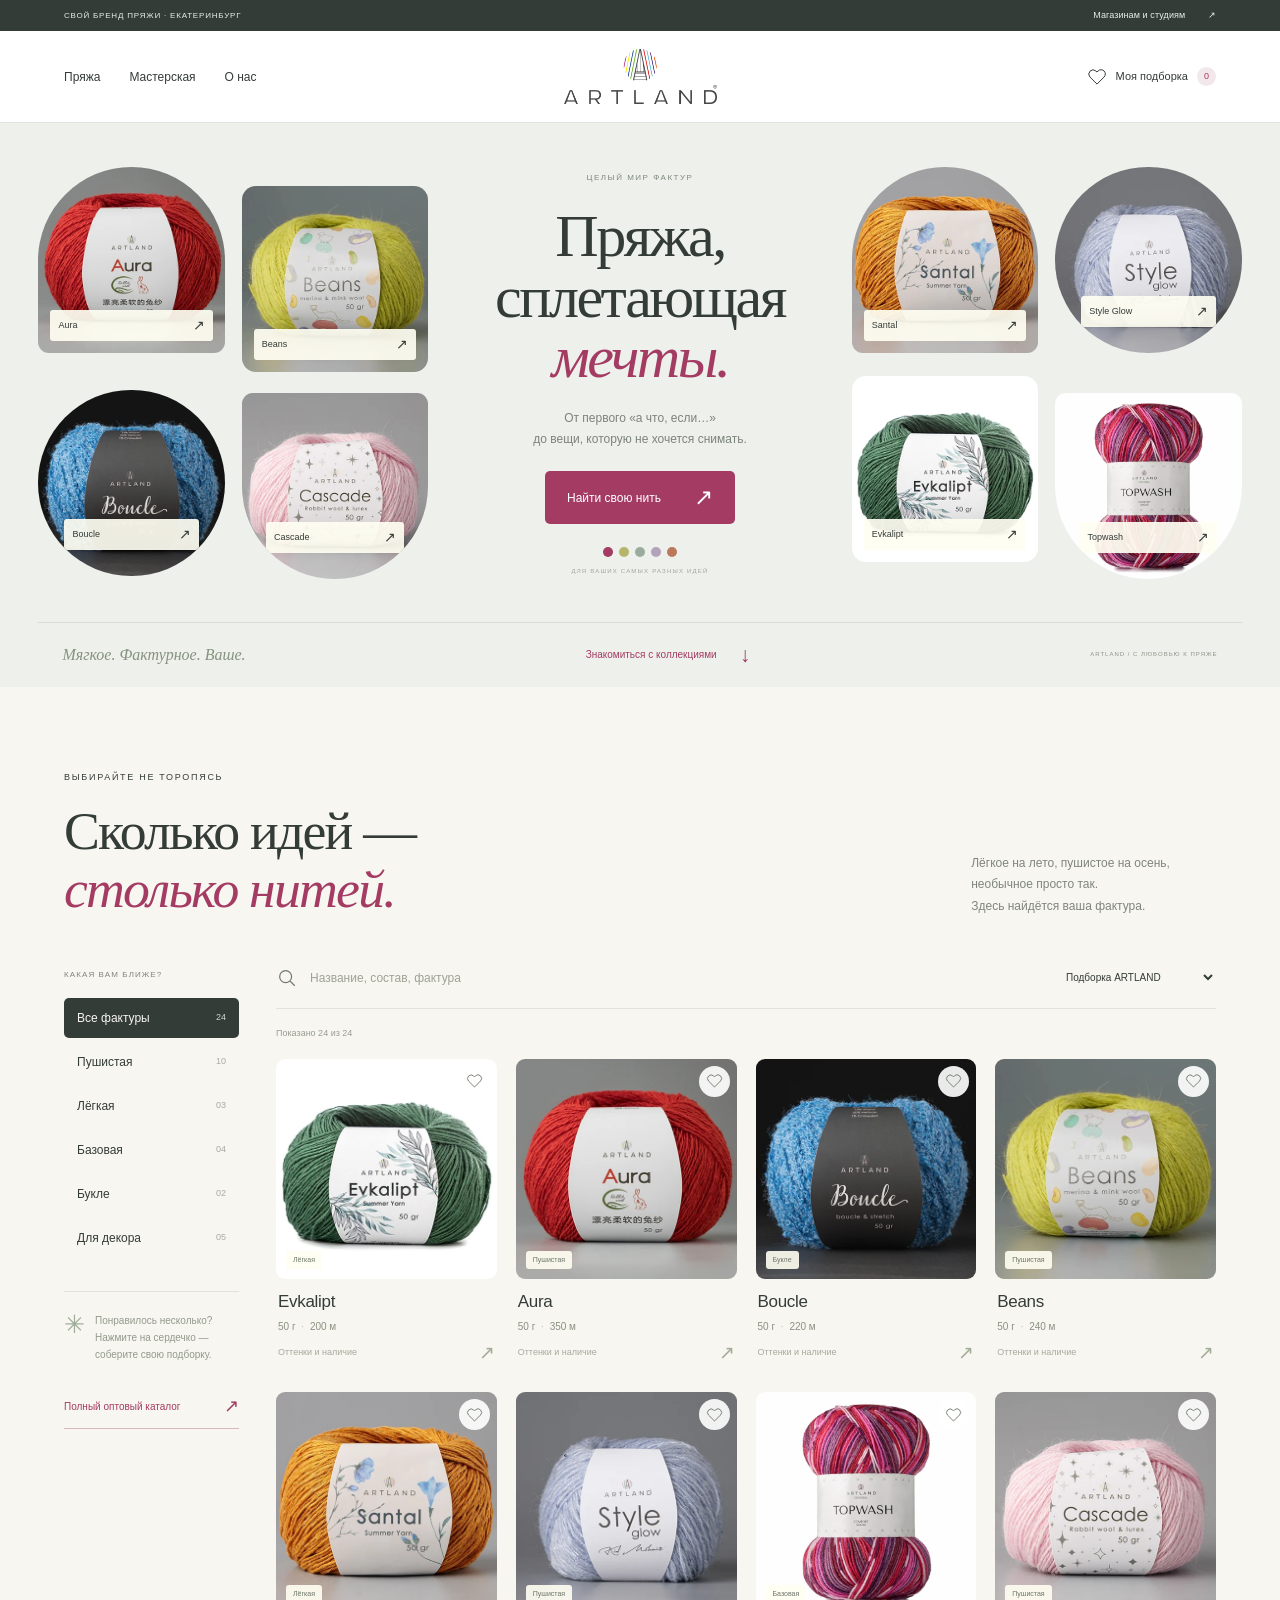
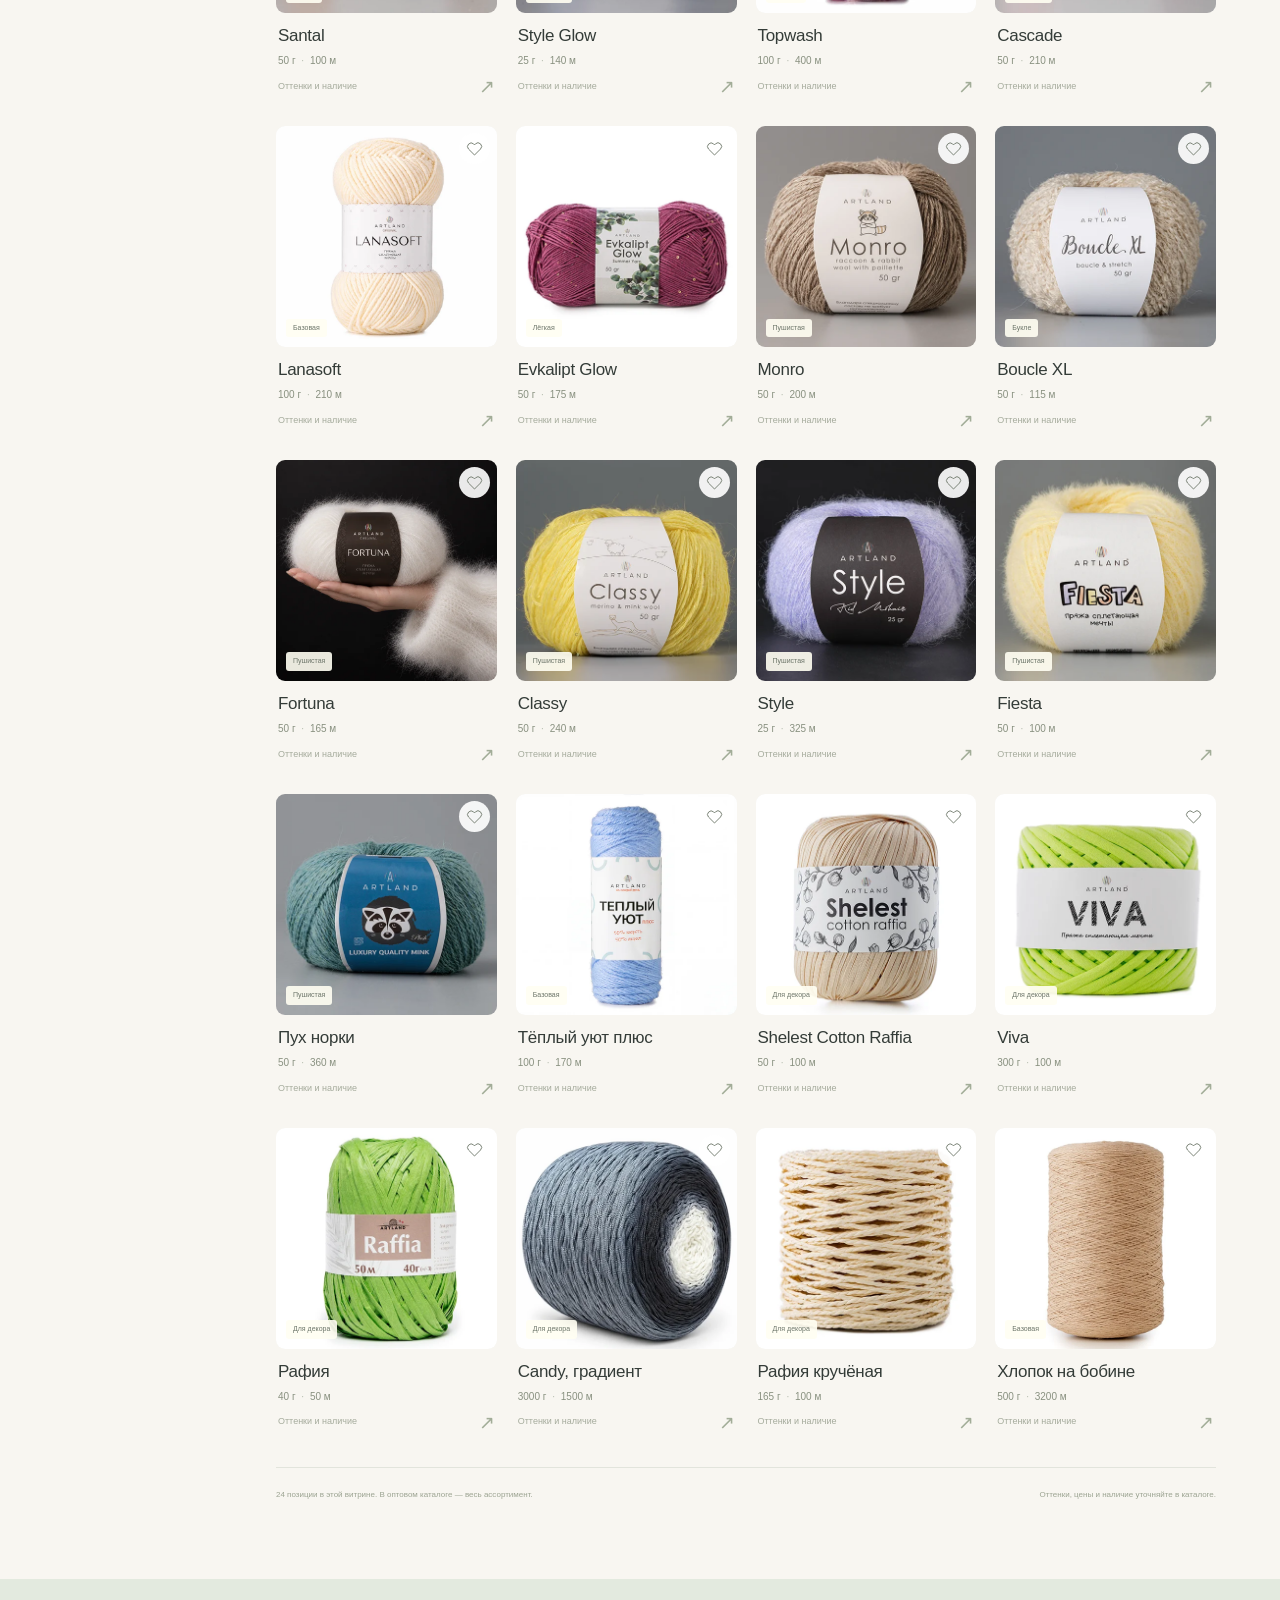
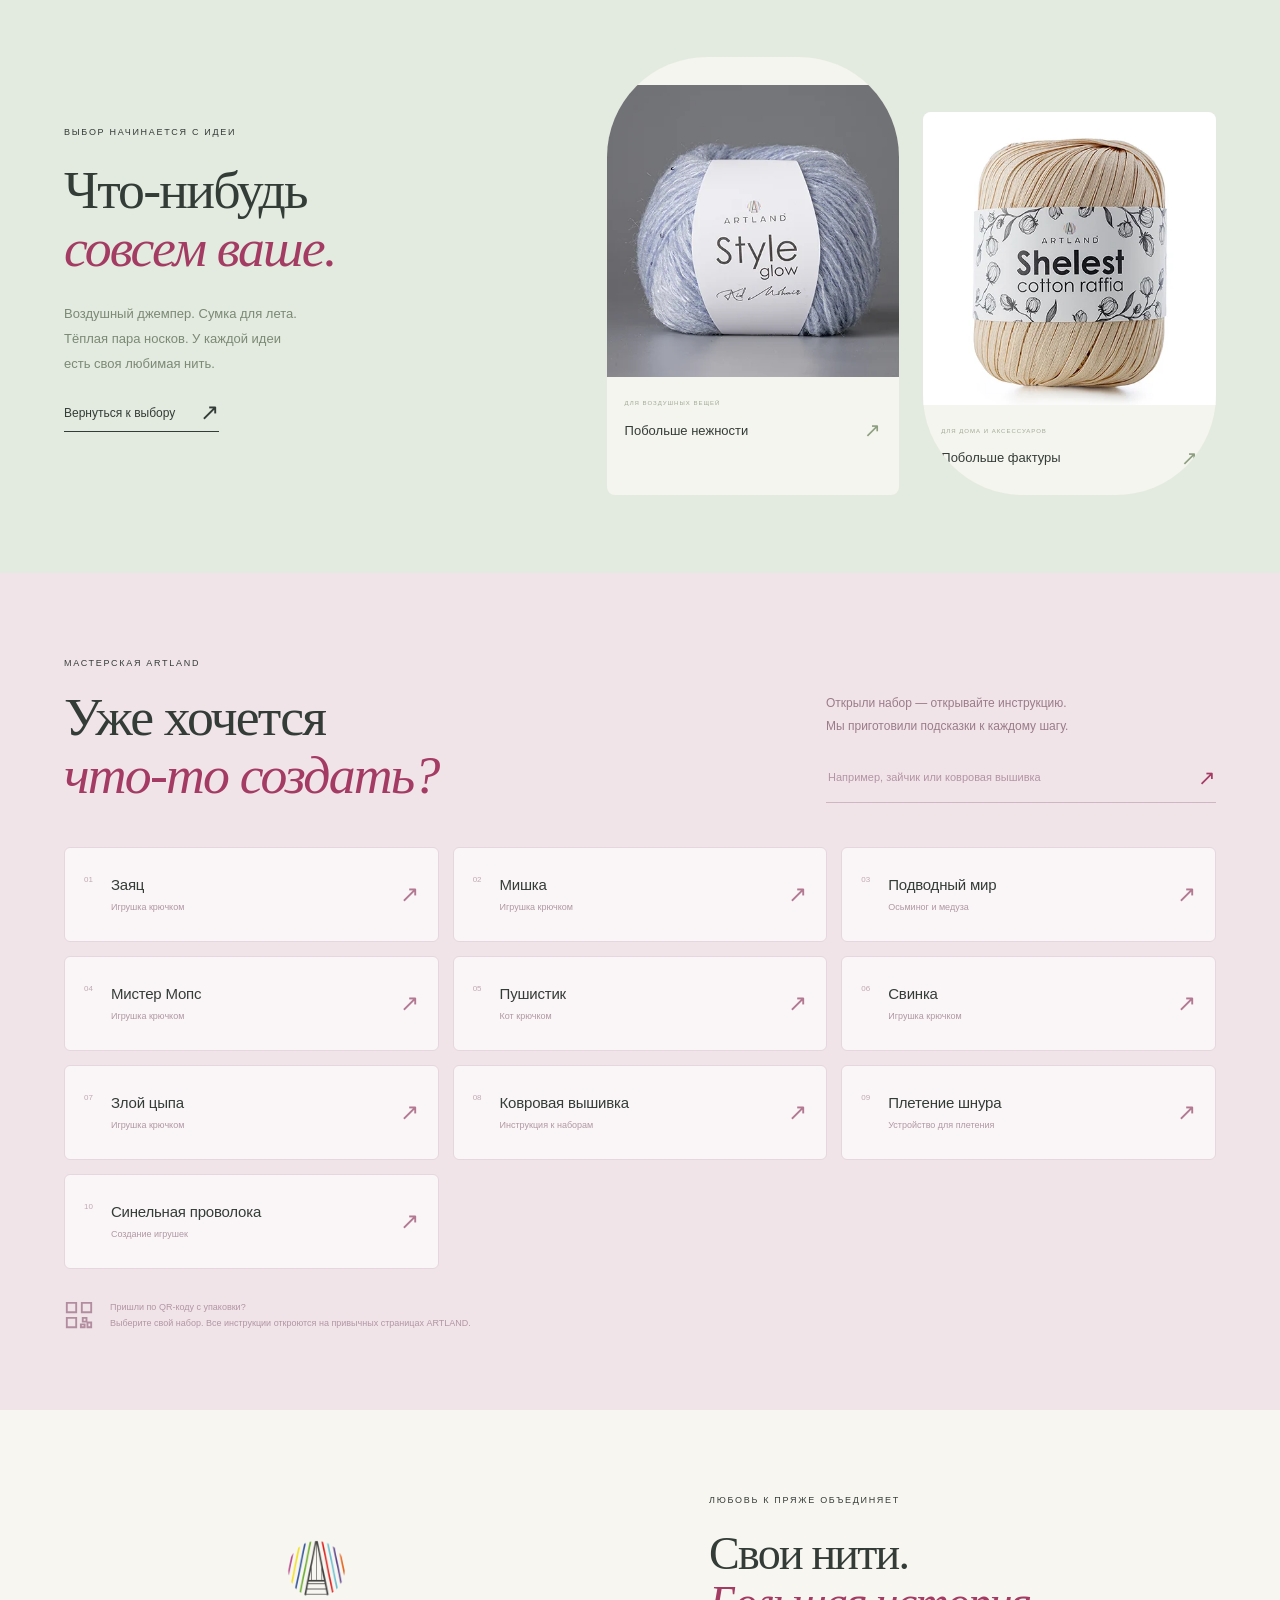
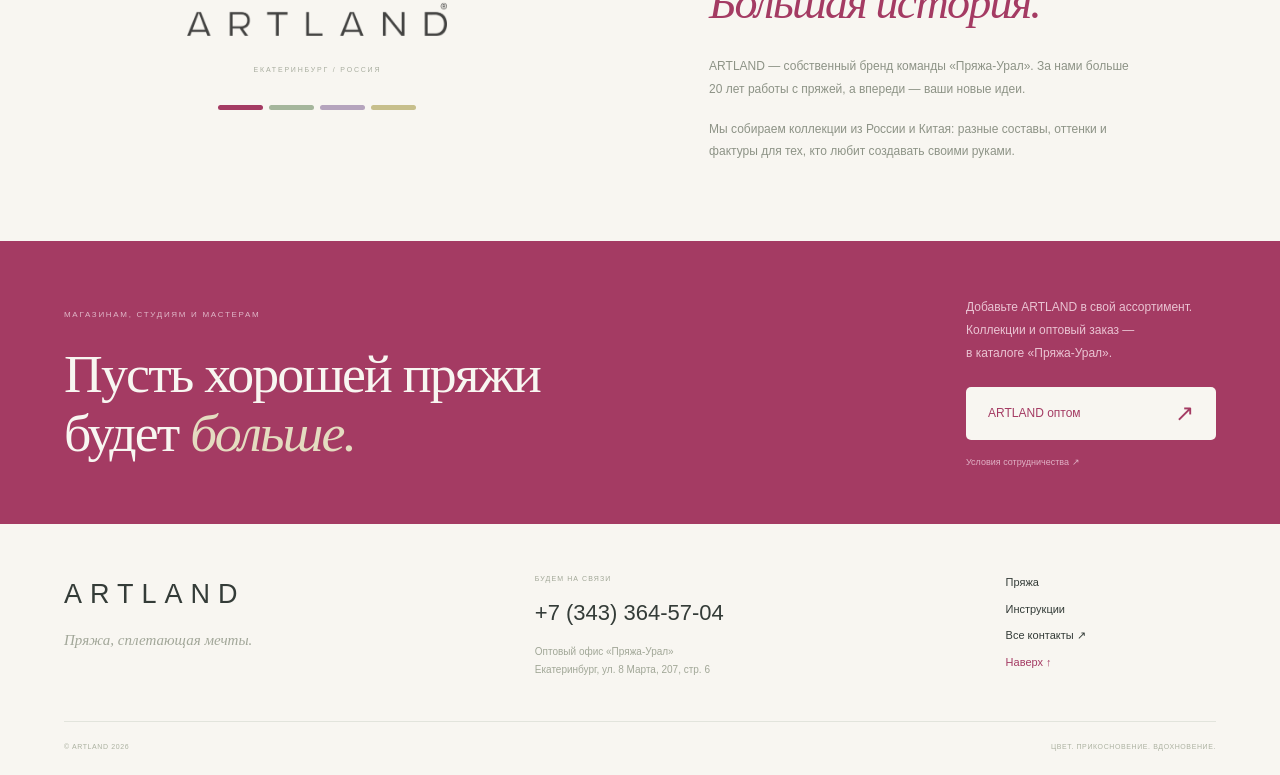
<file: index.html>
<!doctype html><html lang="ru"><head><meta charset="utf-8"><meta name="viewport" content="width=device-width,initial-scale=1"><title>ARTLAND — пряжа, сплетающая мечты</title><meta name="description" content="24 фактуры ARTLAND: пушистая и летняя пряжа, букле, рафия и шнуры. Найдите свою нить и инструкцию к набору."><meta name="theme-color" content="#a43b63"><meta name="robots" content="noindex,nofollow"><meta property="og:type" content="website"><meta property="og:title" content="ARTLAND — пряжа, сплетающая мечты"><meta property="og:description" content="Целый мир фактур. Найдите ту, с которой начнётся ваша идея."><meta property="og:url" content="https://pedovochkin.github.io/artland-yarn/"><meta property="og:image" content="https://pedovochkin.github.io/artland-yarn/assets/social-preview.jpg"><meta name="twitter:card" content="summary_large_image"><link rel="icon" href="assets/favicon.svg" type="image/svg+xml"><link rel="stylesheet" href="style.css?v=3"></head><body><a class="skip" href="#main">К содержимому</a>
<div class="notice"><span>СВОЙ БРЕНД ПРЯЖИ · ЕКАТЕРИНБУРГ</span><a href="#partners">Магазинам и студиям <span aria-hidden="true">↗</span></a></div>
<header class="header"><nav class="desktop-nav" aria-label="Навигация"><a href="#catalogue">Пряжа</a><a href="#workshop">Мастерская</a><a href="#about">О нас</a></nav><a class="logo" href="#" aria-label="ARTLAND — на главную"><img src="assets/artland-logo.webp" alt="ARTLAND" width="153" height="56"></a><div class="header-actions"><button class="favourites-toggle" aria-label="Показать избранную пряжу" aria-pressed="false"><svg viewBox="0 0 24 24" aria-hidden="true"><path d="M20.5 4.8a5.1 5.1 0 0 0-7.2 0L12 6.1l-1.3-1.3a5.1 5.1 0 0 0-7.2 7.2L12 20.5l8.5-8.5a5.1 5.1 0 0 0 0-7.2Z"/></svg><span>Моя подборка</span><small class="saved-count">0</small></button><button class="menu-toggle" aria-label="Открыть меню" aria-expanded="false" aria-controls="mobile-menu"><span></span><span></span></button></div></header><nav class="mobile-menu" id="mobile-menu" aria-label="Мобильное меню" hidden><a href="#catalogue">Пряжа</a><a href="#workshop">Мастерская и инструкции</a><a href="#about">О бренде</a><a href="#partners">ARTLAND оптом</a></nav>
<main id="main"><section class="hero" aria-labelledby="hero-title"><div class="hero-shelf"><button class="shelf-item shelf-1" data-open="yarn-3812" aria-label="Посмотреть Aura"><img src="assets/v3/yarn-3812.webp" width="450" height="450" alt="Aura от ARTLAND" fetchpriority=high><span>Aura <i aria-hidden="true">↗</i></span></button><button class="shelf-item shelf-2" data-open="yarn-3813" aria-label="Посмотреть Beans"><img src="assets/v3/yarn-3813.webp" width="450" height="450" alt="Beans от ARTLAND" fetchpriority=high><span>Beans <i aria-hidden="true">↗</i></span></button><button class="shelf-item shelf-3" data-open="yarn-3815" aria-label="Посмотреть Santal"><img src="assets/v3/yarn-3815.webp" width="450" height="450" alt="Santal от ARTLAND" fetchpriority=high><span>Santal <i aria-hidden="true">↗</i></span></button><button class="shelf-item shelf-4" data-open="yarn-3881" aria-label="Посмотреть Style Glow"><img src="assets/v3/yarn-3881.webp" width="450" height="450" alt="Style Glow от ARTLAND" loading=lazy><span>Style Glow <i aria-hidden="true">↗</i></span></button><button class="shelf-item shelf-5" data-open="yarn-3818" aria-label="Посмотреть Boucle"><img src="assets/v3/yarn-3818.webp" width="450" height="450" alt="Boucle от ARTLAND" loading=lazy><span>Boucle <i aria-hidden="true">↗</i></span></button><button class="shelf-item shelf-6" data-open="yarn-3814" aria-label="Посмотреть Cascade"><img src="assets/v3/yarn-3814.webp" width="450" height="450" alt="Cascade от ARTLAND" loading=lazy><span>Cascade <i aria-hidden="true">↗</i></span></button><button class="shelf-item shelf-7" data-open="yarn-4704" aria-label="Посмотреть Evkalipt"><img src="assets/v3/yarn-4704.webp" width="450" height="450" alt="Evkalipt от ARTLAND" loading=lazy><span>Evkalipt <i aria-hidden="true">↗</i></span></button><button class="shelf-item shelf-8" data-open="topwash" aria-label="Посмотреть Topwash"><img src="assets/topwash.webp" width="450" height="450" alt="Topwash от ARTLAND" loading=lazy><span>Topwash <i aria-hidden="true">↗</i></span></button><div class="hero-message"><span class="eyebrow">ЦЕЛЫЙ МИР ФАКТУР</span><h1 id="hero-title">Пряжа, <br>сплетающая <br><em>мечты.</em></h1><p>От первого «а что, если…» <br>до вещи, которую не хочется снимать.</p><a class="button primary" href="#catalogue">Найти свою нить <span aria-hidden="true">↗</span></a><div class="hero-swatches" aria-hidden="true"><i></i><i></i><i></i><i></i><i></i></div><span class="hero-small">ДЛЯ ВАШИХ САМЫХ РАЗНЫХ ИДЕЙ</span></div></div><div class="hero-bottom"><span>Мягкое. Фактурное. Ваше.</span><a href="#catalogue">Знакомиться с коллекциями <span aria-hidden="true">↓</span></a><span>ARTLAND / С ЛЮБОВЬЮ К ПРЯЖЕ</span></div></section>
<span id="yarn" aria-hidden="true"></span><section class="catalogue section" id="catalogue" aria-labelledby="catalogue-title"><div class="section-heading"><div><span class="eyebrow">ВЫБИРАЙТЕ НЕ ТОРОПЯСЬ</span><h2 id="catalogue-title">Сколько идей — <br><em>столько нитей.</em></h2></div><p>Лёгкое на лето, пушистое на осень, <br>необычное просто так. <br>Здесь найдётся ваша фактура.</p></div><div class="catalogue-layout"><aside class="catalogue-sidebar"><span class="filter-label">КАКАЯ ВАМ БЛИЖЕ?</span><div class="categories" role="group" aria-label="Выбрать фактуру"><button class="category-button active" data-category="all" aria-pressed="true"><span>Все фактуры</span><small>24</small></button><button class="category-button" data-category="air" aria-pressed="false"><span>Пушистая</span><small>10</small></button><button class="category-button" data-category="light" aria-pressed="false"><span>Лёгкая</span><small>03</small></button><button class="category-button" data-category="base" aria-pressed="false"><span>Базовая</span><small>04</small></button><button class="category-button" data-category="boucle" aria-pressed="false"><span>Букле</span><small>02</small></button><button class="category-button" data-category="decor" aria-pressed="false"><span>Для декора</span><small>05</small></button></div><div class="sidebar-note"><span aria-hidden="true">✳</span><p>Понравилось несколько? <br>Нажмите на сердечко — <br>соберите свою подборку.</p></div><a class="wholesale-link" href="https://xn----7sbbv2athd0a0j.xn--p1ai/catalogue/artland" target="_blank" rel="noopener">Полный оптовый каталог <span aria-hidden="true">↗</span></a></aside><div class="catalogue-content"><div class="catalogue-toolbar"><label class="search-field"><svg viewBox="0 0 24 24" aria-hidden="true"><circle cx="10.5" cy="10.5" r="6.5"/><path d="m15.5 15.5 5 5"/></svg><input id="product-search" type="search" placeholder="Название, состав, фактура" aria-label="Поиск пряжи" autocomplete="off"></label><label class="sort-field"><span class="sr-only">Сортировка пряжи</span><select id="product-sort"><option value="curated">Подборка ARTLAND</option><option value="name">Название: А–Я</option><option value="length">Метраж: по возрастанию</option></select></label></div><div class="catalogue-status"><span id="catalogue-count" aria-live="polite">24 позиции</span><button class="clear-filters" id="clear-filters" hidden>Сбросить выбор ×</button><span class="saved-mode" id="saved-mode" hidden>Моя подборка ♡</span></div><div class="product-grid" id="product-grid"><article class="product-card" data-id="yarn-4704" data-category="light"><div class="product-photo"><button class="photo-button" data-open="yarn-4704" aria-label="Подробнее: Evkalipt"><img src="assets/v3/yarn-4704.webp" alt="Пряжа ARTLAND Evkalipt" width="450" height="450" loading="lazy"></button><span class="texture-label">Лёгкая</span><button class="save-button" data-save="yarn-4704" aria-label="Сохранить Evkalipt" aria-pressed="false"><svg viewBox="0 0 24 24" aria-hidden="true"><path d="M20.5 4.8a5.1 5.1 0 0 0-7.2 0L12 6.1l-1.3-1.3a5.1 5.1 0 0 0-7.2 7.2L12 20.5l8.5-8.5a5.1 5.1 0 0 0 0-7.2Z"/></svg></button></div><div class="product-info"><button class="product-name" data-open="yarn-4704">Evkalipt</button><span class="product-spec">50 г <i>·</i> 200 м</span><a class="product-catalogue" href="https://xn----7sbbv2athd0a0j.xn--p1ai/catalogue/artland/2656-evkalipt" target="_blank" rel="noopener" aria-label="Evkalipt — оттенки и наличие"><span>Оттенки и наличие</span><span aria-hidden="true">↗</span></a></div></article>
<article class="product-card" data-id="yarn-3812" data-category="air"><div class="product-photo"><button class="photo-button" data-open="yarn-3812" aria-label="Подробнее: Aura"><img src="assets/v3/yarn-3812.webp" alt="Пряжа ARTLAND Aura" width="450" height="450" loading="lazy"></button><span class="texture-label">Пушистая</span><button class="save-button" data-save="yarn-3812" aria-label="Сохранить Aura" aria-pressed="false"><svg viewBox="0 0 24 24" aria-hidden="true"><path d="M20.5 4.8a5.1 5.1 0 0 0-7.2 0L12 6.1l-1.3-1.3a5.1 5.1 0 0 0-7.2 7.2L12 20.5l8.5-8.5a5.1 5.1 0 0 0 0-7.2Z"/></svg></button></div><div class="product-info"><button class="product-name" data-open="yarn-3812">Aura</button><span class="product-spec">50 г <i>·</i> 350 м</span><a class="product-catalogue" href="https://xn----7sbbv2athd0a0j.xn--p1ai/catalogue/artland/2651-aura" target="_blank" rel="noopener" aria-label="Aura — оттенки и наличие"><span>Оттенки и наличие</span><span aria-hidden="true">↗</span></a></div></article>
<article class="product-card" data-id="yarn-3818" data-category="boucle"><div class="product-photo"><button class="photo-button" data-open="yarn-3818" aria-label="Подробнее: Boucle"><img src="assets/v3/yarn-3818.webp" alt="Пряжа ARTLAND Boucle" width="450" height="450" loading="lazy"></button><span class="texture-label">Букле</span><button class="save-button" data-save="yarn-3818" aria-label="Сохранить Boucle" aria-pressed="false"><svg viewBox="0 0 24 24" aria-hidden="true"><path d="M20.5 4.8a5.1 5.1 0 0 0-7.2 0L12 6.1l-1.3-1.3a5.1 5.1 0 0 0-7.2 7.2L12 20.5l8.5-8.5a5.1 5.1 0 0 0 0-7.2Z"/></svg></button></div><div class="product-info"><button class="product-name" data-open="yarn-3818">Boucle</button><span class="product-spec">50 г <i>·</i> 220 м</span><a class="product-catalogue" href="https://xn----7sbbv2athd0a0j.xn--p1ai/catalogue/artland/2645-boucle-artland" target="_blank" rel="noopener" aria-label="Boucle — оттенки и наличие"><span>Оттенки и наличие</span><span aria-hidden="true">↗</span></a></div></article>
<article class="product-card" data-id="yarn-3813" data-category="air"><div class="product-photo"><button class="photo-button" data-open="yarn-3813" aria-label="Подробнее: Beans"><img src="assets/v3/yarn-3813.webp" alt="Пряжа ARTLAND Beans" width="450" height="450" loading="lazy"></button><span class="texture-label">Пушистая</span><button class="save-button" data-save="yarn-3813" aria-label="Сохранить Beans" aria-pressed="false"><svg viewBox="0 0 24 24" aria-hidden="true"><path d="M20.5 4.8a5.1 5.1 0 0 0-7.2 0L12 6.1l-1.3-1.3a5.1 5.1 0 0 0-7.2 7.2L12 20.5l8.5-8.5a5.1 5.1 0 0 0 0-7.2Z"/></svg></button></div><div class="product-info"><button class="product-name" data-open="yarn-3813">Beans</button><span class="product-spec">50 г <i>·</i> 240 м</span><a class="product-catalogue" href="https://xn----7sbbv2athd0a0j.xn--p1ai/catalogue/artland/2518-beans" target="_blank" rel="noopener" aria-label="Beans — оттенки и наличие"><span>Оттенки и наличие</span><span aria-hidden="true">↗</span></a></div></article>
<article class="product-card" data-id="yarn-3815" data-category="light"><div class="product-photo"><button class="photo-button" data-open="yarn-3815" aria-label="Подробнее: Santal"><img src="assets/v3/yarn-3815.webp" alt="Пряжа ARTLAND Santal" width="450" height="450" loading="lazy"></button><span class="texture-label">Лёгкая</span><button class="save-button" data-save="yarn-3815" aria-label="Сохранить Santal" aria-pressed="false"><svg viewBox="0 0 24 24" aria-hidden="true"><path d="M20.5 4.8a5.1 5.1 0 0 0-7.2 0L12 6.1l-1.3-1.3a5.1 5.1 0 0 0-7.2 7.2L12 20.5l8.5-8.5a5.1 5.1 0 0 0 0-7.2Z"/></svg></button></div><div class="product-info"><button class="product-name" data-open="yarn-3815">Santal</button><span class="product-spec">50 г <i>·</i> 100 м</span><a class="product-catalogue" href="https://xn----7sbbv2athd0a0j.xn--p1ai/catalogue/artland/" target="_blank" rel="noopener" aria-label="Santal — оттенки и наличие"><span>Оттенки и наличие</span><span aria-hidden="true">↗</span></a></div></article>
<article class="product-card" data-id="yarn-3881" data-category="air"><div class="product-photo"><button class="photo-button" data-open="yarn-3881" aria-label="Подробнее: Style Glow"><img src="assets/v3/yarn-3881.webp" alt="Пряжа ARTLAND Style Glow" width="450" height="450" loading="lazy"></button><span class="texture-label">Пушистая</span><button class="save-button" data-save="yarn-3881" aria-label="Сохранить Style Glow" aria-pressed="false"><svg viewBox="0 0 24 24" aria-hidden="true"><path d="M20.5 4.8a5.1 5.1 0 0 0-7.2 0L12 6.1l-1.3-1.3a5.1 5.1 0 0 0-7.2 7.2L12 20.5l8.5-8.5a5.1 5.1 0 0 0 0-7.2Z"/></svg></button></div><div class="product-info"><button class="product-name" data-open="yarn-3881">Style Glow</button><span class="product-spec">25 г <i>·</i> 140 м</span><a class="product-catalogue" href="https://xn----7sbbv2athd0a0j.xn--p1ai/catalogue/artland/2710-style-glow-kid-mohair" target="_blank" rel="noopener" aria-label="Style Glow — оттенки и наличие"><span>Оттенки и наличие</span><span aria-hidden="true">↗</span></a></div></article>
<article class="product-card" data-id="topwash" data-category="base"><div class="product-photo"><button class="photo-button" data-open="topwash" aria-label="Подробнее: Topwash"><img src="assets/topwash.webp" alt="Пряжа ARTLAND Topwash" width="450" height="450" loading="lazy"></button><span class="texture-label">Базовая</span><button class="save-button" data-save="topwash" aria-label="Сохранить Topwash" aria-pressed="false"><svg viewBox="0 0 24 24" aria-hidden="true"><path d="M20.5 4.8a5.1 5.1 0 0 0-7.2 0L12 6.1l-1.3-1.3a5.1 5.1 0 0 0-7.2 7.2L12 20.5l8.5-8.5a5.1 5.1 0 0 0 0-7.2Z"/></svg></button></div><div class="product-info"><button class="product-name" data-open="topwash">Topwash</button><span class="product-spec">100 г <i>·</i> 400 м</span><a class="product-catalogue" href="https://xn----7sbbv2athd0a0j.xn--p1ai/catalogue/artland/3070-topwash-comfort-socks" target="_blank" rel="noopener" aria-label="Topwash — оттенки и наличие"><span>Оттенки и наличие</span><span aria-hidden="true">↗</span></a></div></article>
<article class="product-card" data-id="yarn-3814" data-category="air"><div class="product-photo"><button class="photo-button" data-open="yarn-3814" aria-label="Подробнее: Cascade"><img src="assets/v3/yarn-3814.webp" alt="Пряжа ARTLAND Cascade" width="450" height="450" loading="lazy"></button><span class="texture-label">Пушистая</span><button class="save-button" data-save="yarn-3814" aria-label="Сохранить Cascade" aria-pressed="false"><svg viewBox="0 0 24 24" aria-hidden="true"><path d="M20.5 4.8a5.1 5.1 0 0 0-7.2 0L12 6.1l-1.3-1.3a5.1 5.1 0 0 0-7.2 7.2L12 20.5l8.5-8.5a5.1 5.1 0 0 0 0-7.2Z"/></svg></button></div><div class="product-info"><button class="product-name" data-open="yarn-3814">Cascade</button><span class="product-spec">50 г <i>·</i> 210 м</span><a class="product-catalogue" href="https://xn----7sbbv2athd0a0j.xn--p1ai/catalogue/artland/2652-cascade" target="_blank" rel="noopener" aria-label="Cascade — оттенки и наличие"><span>Оттенки и наличие</span><span aria-hidden="true">↗</span></a></div></article>
<article class="product-card" data-id="lanasoft" data-category="base"><div class="product-photo"><button class="photo-button" data-open="lanasoft" aria-label="Подробнее: Lanasoft"><img src="assets/lanasoft.webp" alt="Пряжа ARTLAND Lanasoft" width="450" height="450" loading="lazy"></button><span class="texture-label">Базовая</span><button class="save-button" data-save="lanasoft" aria-label="Сохранить Lanasoft" aria-pressed="false"><svg viewBox="0 0 24 24" aria-hidden="true"><path d="M20.5 4.8a5.1 5.1 0 0 0-7.2 0L12 6.1l-1.3-1.3a5.1 5.1 0 0 0-7.2 7.2L12 20.5l8.5-8.5a5.1 5.1 0 0 0 0-7.2Z"/></svg></button></div><div class="product-info"><button class="product-name" data-open="lanasoft">Lanasoft</button><span class="product-spec">100 г <i>·</i> 210 м</span><a class="product-catalogue" href="https://xn----7sbbv2athd0a0j.xn--p1ai/catalogue/artland/3066-lanasoft" target="_blank" rel="noopener" aria-label="Lanasoft — оттенки и наличие"><span>Оттенки и наличие</span><span aria-hidden="true">↗</span></a></div></article>
<article class="product-card" data-id="yarn-4705" data-category="light"><div class="product-photo"><button class="photo-button" data-open="yarn-4705" aria-label="Подробнее: Evkalipt Glow"><img src="assets/v3/yarn-4705.webp" alt="Пряжа ARTLAND Evkalipt Glow" width="450" height="450" loading="lazy"></button><span class="texture-label">Лёгкая</span><button class="save-button" data-save="yarn-4705" aria-label="Сохранить Evkalipt Glow" aria-pressed="false"><svg viewBox="0 0 24 24" aria-hidden="true"><path d="M20.5 4.8a5.1 5.1 0 0 0-7.2 0L12 6.1l-1.3-1.3a5.1 5.1 0 0 0-7.2 7.2L12 20.5l8.5-8.5a5.1 5.1 0 0 0 0-7.2Z"/></svg></button></div><div class="product-info"><button class="product-name" data-open="yarn-4705">Evkalipt Glow</button><span class="product-spec">50 г <i>·</i> 175 м</span><a class="product-catalogue" href="https://xn----7sbbv2athd0a0j.xn--p1ai/catalogue/artland/2682-evkalipt-glow" target="_blank" rel="noopener" aria-label="Evkalipt Glow — оттенки и наличие"><span>Оттенки и наличие</span><span aria-hidden="true">↗</span></a></div></article>
<article class="product-card" data-id="yarn-3821" data-category="air"><div class="product-photo"><button class="photo-button" data-open="yarn-3821" aria-label="Подробнее: Monro"><img src="assets/v3/yarn-3821.webp" alt="Пряжа ARTLAND Monro" width="450" height="450" loading="lazy"></button><span class="texture-label">Пушистая</span><button class="save-button" data-save="yarn-3821" aria-label="Сохранить Monro" aria-pressed="false"><svg viewBox="0 0 24 24" aria-hidden="true"><path d="M20.5 4.8a5.1 5.1 0 0 0-7.2 0L12 6.1l-1.3-1.3a5.1 5.1 0 0 0-7.2 7.2L12 20.5l8.5-8.5a5.1 5.1 0 0 0 0-7.2Z"/></svg></button></div><div class="product-info"><button class="product-name" data-open="yarn-3821">Monro</button><span class="product-spec">50 г <i>·</i> 200 м</span><a class="product-catalogue" href="https://xn----7sbbv2athd0a0j.xn--p1ai/catalogue/artland/2545-monro" target="_blank" rel="noopener" aria-label="Monro — оттенки и наличие"><span>Оттенки и наличие</span><span aria-hidden="true">↗</span></a></div></article>
<article class="product-card" data-id="yarn-4412" data-category="boucle"><div class="product-photo"><button class="photo-button" data-open="yarn-4412" aria-label="Подробнее: Boucle XL"><img src="assets/v3/yarn-4412.webp" alt="Пряжа ARTLAND Boucle XL" width="450" height="450" loading="lazy"></button><span class="texture-label">Букле</span><button class="save-button" data-save="yarn-4412" aria-label="Сохранить Boucle XL" aria-pressed="false"><svg viewBox="0 0 24 24" aria-hidden="true"><path d="M20.5 4.8a5.1 5.1 0 0 0-7.2 0L12 6.1l-1.3-1.3a5.1 5.1 0 0 0-7.2 7.2L12 20.5l8.5-8.5a5.1 5.1 0 0 0 0-7.2Z"/></svg></button></div><div class="product-info"><button class="product-name" data-open="yarn-4412">Boucle XL</button><span class="product-spec">50 г <i>·</i> 115 м</span><a class="product-catalogue" href="https://xn----7sbbv2athd0a0j.xn--p1ai/catalogue/artland/2709-boucle-xl-artland" target="_blank" rel="noopener" aria-label="Boucle XL — оттенки и наличие"><span>Оттенки и наличие</span><span aria-hidden="true">↗</span></a></div></article>
<article class="product-card" data-id="fortuna" data-category="air"><div class="product-photo"><button class="photo-button" data-open="fortuna" aria-label="Подробнее: Fortuna"><img src="assets/fortuna.webp" alt="Пряжа ARTLAND Fortuna" width="450" height="450" loading="lazy"></button><span class="texture-label">Пушистая</span><button class="save-button" data-save="fortuna" aria-label="Сохранить Fortuna" aria-pressed="false"><svg viewBox="0 0 24 24" aria-hidden="true"><path d="M20.5 4.8a5.1 5.1 0 0 0-7.2 0L12 6.1l-1.3-1.3a5.1 5.1 0 0 0-7.2 7.2L12 20.5l8.5-8.5a5.1 5.1 0 0 0 0-7.2Z"/></svg></button></div><div class="product-info"><button class="product-name" data-open="fortuna">Fortuna</button><span class="product-spec">50 г <i>·</i> 165 м</span><a class="product-catalogue" href="https://xn----7sbbv2athd0a0j.xn--p1ai/catalogue/artland/3056-fortuna" target="_blank" rel="noopener" aria-label="Fortuna — оттенки и наличие"><span>Оттенки и наличие</span><span aria-hidden="true">↗</span></a></div></article>
<article class="product-card" data-id="yarn-3819" data-category="air"><div class="product-photo"><button class="photo-button" data-open="yarn-3819" aria-label="Подробнее: Classy"><img src="assets/v3/yarn-3819.webp" alt="Пряжа ARTLAND Classy" width="450" height="450" loading="lazy"></button><span class="texture-label">Пушистая</span><button class="save-button" data-save="yarn-3819" aria-label="Сохранить Classy" aria-pressed="false"><svg viewBox="0 0 24 24" aria-hidden="true"><path d="M20.5 4.8a5.1 5.1 0 0 0-7.2 0L12 6.1l-1.3-1.3a5.1 5.1 0 0 0-7.2 7.2L12 20.5l8.5-8.5a5.1 5.1 0 0 0 0-7.2Z"/></svg></button></div><div class="product-info"><button class="product-name" data-open="yarn-3819">Classy</button><span class="product-spec">50 г <i>·</i> 240 м</span><a class="product-catalogue" href="https://xn----7sbbv2athd0a0j.xn--p1ai/catalogue/artland/2509-classy" target="_blank" rel="noopener" aria-label="Classy — оттенки и наличие"><span>Оттенки и наличие</span><span aria-hidden="true">↗</span></a></div></article>
<article class="product-card" data-id="yarn-3820" data-category="air"><div class="product-photo"><button class="photo-button" data-open="yarn-3820" aria-label="Подробнее: Style"><img src="assets/v3/yarn-3820.webp" alt="Пряжа ARTLAND Style" width="450" height="450" loading="lazy"></button><span class="texture-label">Пушистая</span><button class="save-button" data-save="yarn-3820" aria-label="Сохранить Style" aria-pressed="false"><svg viewBox="0 0 24 24" aria-hidden="true"><path d="M20.5 4.8a5.1 5.1 0 0 0-7.2 0L12 6.1l-1.3-1.3a5.1 5.1 0 0 0-7.2 7.2L12 20.5l8.5-8.5a5.1 5.1 0 0 0 0-7.2Z"/></svg></button></div><div class="product-info"><button class="product-name" data-open="yarn-3820">Style</button><span class="product-spec">25 г <i>·</i> 325 м</span><a class="product-catalogue" href="https://xn----7sbbv2athd0a0j.xn--p1ai/catalogue/artland/2643-style-kid-mohair" target="_blank" rel="noopener" aria-label="Style — оттенки и наличие"><span>Оттенки и наличие</span><span aria-hidden="true">↗</span></a></div></article>
<article class="product-card" data-id="yarn-3842" data-category="air"><div class="product-photo"><button class="photo-button" data-open="yarn-3842" aria-label="Подробнее: Fiesta"><img src="assets/v3/yarn-3842.webp" alt="Пряжа ARTLAND Fiesta" width="450" height="450" loading="lazy"></button><span class="texture-label">Пушистая</span><button class="save-button" data-save="yarn-3842" aria-label="Сохранить Fiesta" aria-pressed="false"><svg viewBox="0 0 24 24" aria-hidden="true"><path d="M20.5 4.8a5.1 5.1 0 0 0-7.2 0L12 6.1l-1.3-1.3a5.1 5.1 0 0 0-7.2 7.2L12 20.5l8.5-8.5a5.1 5.1 0 0 0 0-7.2Z"/></svg></button></div><div class="product-info"><button class="product-name" data-open="yarn-3842">Fiesta</button><span class="product-spec">50 г <i>·</i> 100 м</span><a class="product-catalogue" href="https://xn----7sbbv2athd0a0j.xn--p1ai/catalogue/artland/2698-fiesta" target="_blank" rel="noopener" aria-label="Fiesta — оттенки и наличие"><span>Оттенки и наличие</span><span aria-hidden="true">↗</span></a></div></article>
<article class="product-card" data-id="yarn-3822" data-category="air"><div class="product-photo"><button class="photo-button" data-open="yarn-3822" aria-label="Подробнее: Пух норки"><img src="assets/v3/yarn-3822.webp" alt="Пряжа ARTLAND Пух норки" width="450" height="450" loading="lazy"></button><span class="texture-label">Пушистая</span><button class="save-button" data-save="yarn-3822" aria-label="Сохранить Пух норки" aria-pressed="false"><svg viewBox="0 0 24 24" aria-hidden="true"><path d="M20.5 4.8a5.1 5.1 0 0 0-7.2 0L12 6.1l-1.3-1.3a5.1 5.1 0 0 0-7.2 7.2L12 20.5l8.5-8.5a5.1 5.1 0 0 0 0-7.2Z"/></svg></button></div><div class="product-info"><button class="product-name" data-open="yarn-3822">Пух норки</button><span class="product-spec">50 г <i>·</i> 360 м</span><a class="product-catalogue" href="https://xn----7sbbv2athd0a0j.xn--p1ai/catalogue/artland/2581-puh-norki-artland" target="_blank" rel="noopener" aria-label="Пух норки — оттенки и наличие"><span>Оттенки и наличие</span><span aria-hidden="true">↗</span></a></div></article>
<article class="product-card" data-id="teplyuyut" data-category="base"><div class="product-photo"><button class="photo-button" data-open="teplyuyut" aria-label="Подробнее: Тёплый уют плюс"><img src="assets/v3/teplyuyut.webp" alt="Пряжа ARTLAND Тёплый уют плюс" width="450" height="450" loading="lazy"></button><span class="texture-label">Базовая</span><button class="save-button" data-save="teplyuyut" aria-label="Сохранить Тёплый уют плюс" aria-pressed="false"><svg viewBox="0 0 24 24" aria-hidden="true"><path d="M20.5 4.8a5.1 5.1 0 0 0-7.2 0L12 6.1l-1.3-1.3a5.1 5.1 0 0 0-7.2 7.2L12 20.5l8.5-8.5a5.1 5.1 0 0 0 0-7.2Z"/></svg></button></div><div class="product-info"><button class="product-name" data-open="teplyuyut">Тёплый уют плюс</button><span class="product-spec">100 г <i>·</i> 170 м</span><a class="product-catalogue" href="https://xn----7sbbv2athd0a0j.xn--p1ai/catalogue/artland/3059-t-plyj-u-t-pl-s" target="_blank" rel="noopener" aria-label="Тёплый уют плюс — оттенки и наличие"><span>Оттенки и наличие</span><span aria-hidden="true">↗</span></a></div></article>
<article class="product-card" data-id="yarn-4139" data-category="decor"><div class="product-photo"><button class="photo-button" data-open="yarn-4139" aria-label="Подробнее: Shelest Cotton Raffia"><img src="assets/v3/yarn-4139.webp" alt="Пряжа ARTLAND Shelest Cotton Raffia" width="450" height="450" loading="lazy"></button><span class="texture-label">Для декора</span><button class="save-button" data-save="yarn-4139" aria-label="Сохранить Shelest Cotton Raffia" aria-pressed="false"><svg viewBox="0 0 24 24" aria-hidden="true"><path d="M20.5 4.8a5.1 5.1 0 0 0-7.2 0L12 6.1l-1.3-1.3a5.1 5.1 0 0 0-7.2 7.2L12 20.5l8.5-8.5a5.1 5.1 0 0 0 0-7.2Z"/></svg></button></div><div class="product-info"><button class="product-name" data-open="yarn-4139">Shelest Cotton Raffia</button><span class="product-spec">50 г <i>·</i> 100 м</span><a class="product-catalogue" href="https://xn----7sbbv2athd0a0j.xn--p1ai/catalogue/artland/" target="_blank" rel="noopener" aria-label="Shelest Cotton Raffia — оттенки и наличие"><span>Оттенки и наличие</span><span aria-hidden="true">↗</span></a></div></article>
<article class="product-card" data-id="yarn-4902" data-category="decor"><div class="product-photo"><button class="photo-button" data-open="yarn-4902" aria-label="Подробнее: Viva"><img src="assets/v3/yarn-4902.webp" alt="Пряжа ARTLAND Viva" width="450" height="450" loading="lazy"></button><span class="texture-label">Для декора</span><button class="save-button" data-save="yarn-4902" aria-label="Сохранить Viva" aria-pressed="false"><svg viewBox="0 0 24 24" aria-hidden="true"><path d="M20.5 4.8a5.1 5.1 0 0 0-7.2 0L12 6.1l-1.3-1.3a5.1 5.1 0 0 0-7.2 7.2L12 20.5l8.5-8.5a5.1 5.1 0 0 0 0-7.2Z"/></svg></button></div><div class="product-info"><button class="product-name" data-open="yarn-4902">Viva</button><span class="product-spec">300 г <i>·</i> 100 м</span><a class="product-catalogue" href="https://xn----7sbbv2athd0a0j.xn--p1ai/catalogue/artland/" target="_blank" rel="noopener" aria-label="Viva — оттенки и наличие"><span>Оттенки и наличие</span><span aria-hidden="true">↗</span></a></div></article>
<article class="product-card" data-id="yarn-3832" data-category="decor"><div class="product-photo"><button class="photo-button" data-open="yarn-3832" aria-label="Подробнее: Рафия"><img src="assets/v3/yarn-3832.webp" alt="Пряжа ARTLAND Рафия" width="450" height="450" loading="lazy"></button><span class="texture-label">Для декора</span><button class="save-button" data-save="yarn-3832" aria-label="Сохранить Рафия" aria-pressed="false"><svg viewBox="0 0 24 24" aria-hidden="true"><path d="M20.5 4.8a5.1 5.1 0 0 0-7.2 0L12 6.1l-1.3-1.3a5.1 5.1 0 0 0-7.2 7.2L12 20.5l8.5-8.5a5.1 5.1 0 0 0 0-7.2Z"/></svg></button></div><div class="product-info"><button class="product-name" data-open="yarn-3832">Рафия</button><span class="product-spec">40 г <i>·</i> 50 м</span><a class="product-catalogue" href="https://xn----7sbbv2athd0a0j.xn--p1ai/catalogue/artland/1443-rafiq-40-gr-10-sht" target="_blank" rel="noopener" aria-label="Рафия — оттенки и наличие"><span>Оттенки и наличие</span><span aria-hidden="true">↗</span></a></div></article>
<article class="product-card" data-id="candy" data-category="decor"><div class="product-photo"><button class="photo-button" data-open="candy" aria-label="Подробнее: Candy, градиент"><img src="assets/candy.webp" alt="Пряжа ARTLAND Candy, градиент" width="450" height="450" loading="lazy"></button><span class="texture-label">Для декора</span><button class="save-button" data-save="candy" aria-label="Сохранить Candy, градиент" aria-pressed="false"><svg viewBox="0 0 24 24" aria-hidden="true"><path d="M20.5 4.8a5.1 5.1 0 0 0-7.2 0L12 6.1l-1.3-1.3a5.1 5.1 0 0 0-7.2 7.2L12 20.5l8.5-8.5a5.1 5.1 0 0 0 0-7.2Z"/></svg></button></div><div class="product-info"><button class="product-name" data-open="candy">Candy, градиент</button><span class="product-spec">3000 г <i>·</i> 1500 м</span><a class="product-catalogue" href="https://xn----7sbbv2athd0a0j.xn--p1ai/catalogue/artland/3083-candy-3-mm-poli-firnyj-shnur-gradient-3-kg" target="_blank" rel="noopener" aria-label="Candy, градиент — оттенки и наличие"><span>Оттенки и наличие</span><span aria-hidden="true">↗</span></a></div></article>
<article class="product-card" data-id="yarn-4706" data-category="decor"><div class="product-photo"><button class="photo-button" data-open="yarn-4706" aria-label="Подробнее: Рафия кручёная"><img src="assets/v3/yarn-4706.webp" alt="Пряжа ARTLAND Рафия кручёная" width="450" height="450" loading="lazy"></button><span class="texture-label">Для декора</span><button class="save-button" data-save="yarn-4706" aria-label="Сохранить Рафия кручёная" aria-pressed="false"><svg viewBox="0 0 24 24" aria-hidden="true"><path d="M20.5 4.8a5.1 5.1 0 0 0-7.2 0L12 6.1l-1.3-1.3a5.1 5.1 0 0 0-7.2 7.2L12 20.5l8.5-8.5a5.1 5.1 0 0 0 0-7.2Z"/></svg></button></div><div class="product-info"><button class="product-name" data-open="yarn-4706">Рафия кручёная</button><span class="product-spec">165 г <i>·</i> 100 м</span><a class="product-catalogue" href="https://xn----7sbbv2athd0a0j.xn--p1ai/catalogue/artland/" target="_blank" rel="noopener" aria-label="Рафия кручёная — оттенки и наличие"><span>Оттенки и наличие</span><span aria-hidden="true">↗</span></a></div></article>
<article class="product-card" data-id="cottoncone" data-category="base"><div class="product-photo"><button class="photo-button" data-open="cottoncone" aria-label="Подробнее: Хлопок на бобине"><img src="assets/v3/cottoncone.webp" alt="Пряжа ARTLAND Хлопок на бобине" width="450" height="450" loading="lazy"></button><span class="texture-label">Базовая</span><button class="save-button" data-save="cottoncone" aria-label="Сохранить Хлопок на бобине" aria-pressed="false"><svg viewBox="0 0 24 24" aria-hidden="true"><path d="M20.5 4.8a5.1 5.1 0 0 0-7.2 0L12 6.1l-1.3-1.3a5.1 5.1 0 0 0-7.2 7.2L12 20.5l8.5-8.5a5.1 5.1 0 0 0 0-7.2Z"/></svg></button></div><div class="product-info"><button class="product-name" data-open="cottoncone">Хлопок на бобине</button><span class="product-spec">500 г <i>·</i> 3200 м</span><a class="product-catalogue" href="https://xn----7sbbv2athd0a0j.xn--p1ai/catalogue/artland/3043-hlopok-na-bobine" target="_blank" rel="noopener" aria-label="Хлопок на бобине — оттенки и наличие"><span>Оттенки и наличие</span><span aria-hidden="true">↗</span></a></div></article></div><div class="catalogue-empty" id="catalogue-empty" hidden><span aria-hidden="true">♡</span><h3 id="empty-title">Пока ничего не нашлось</h3><p id="empty-copy">Попробуйте другое название или откройте все фактуры.</p><button class="button outline" id="empty-reset">Показать всю пряжу</button></div><div class="catalogue-footnote"><span>24 позиции в этой витрине. В оптовом каталоге — весь ассортимент.</span><span>Оттенки, цены и наличие уточняйте в каталоге.</span></div></div></div></section>
<section class="discovery section" aria-labelledby="discovery-title"><div class="discovery-copy"><span class="eyebrow">ВЫБОР НАЧИНАЕТСЯ С ИДЕИ</span><h2 id="discovery-title">Что-нибудь <br><em>совсем ваше.</em></h2><p>Воздушный джемпер. Сумка для лета. <br>Тёплая пара носков. У каждой идеи <br>есть своя любимая нить.</p><a class="text-link" href="#catalogue">Вернуться к выбору <span aria-hidden="true">↗</span></a></div><div class="discovery-items"><button class="discovery-card" data-choose-category="air"><img src="assets/v3/yarn-3881.webp" width="450" height="450" loading="lazy" alt="Нежно-голубая пряжа Style Glow"><span><small>ДЛЯ ВОЗДУШНЫХ ВЕЩЕЙ</small><strong>Побольше нежности <i aria-hidden="true">↗</i></strong></span></button><button class="discovery-card" data-choose-category="decor"><img src="assets/v3/yarn-4139.webp" width="450" height="450" loading="lazy" alt="Хлопковая рафия Shelest"><span><small>ДЛЯ ДОМА И АКСЕССУАРОВ</small><strong>Побольше фактуры <i aria-hidden="true">↗</i></strong></span></button></div></section>
<section class="workshop section" id="workshop" aria-labelledby="workshop-title"><div class="section-heading"><div><span class="eyebrow">МАСТЕРСКАЯ ARTLAND</span><h2 id="workshop-title">Уже хочется <br><em>что-то создать?</em></h2></div><div class="workshop-intro"><p>Открыли набор — открывайте инструкцию. <br>Мы приготовили подсказки к каждому шагу.</p><label class="guide-search"><span class="sr-only">Найти инструкцию</span><input type="search" id="guide-search" placeholder="Например, зайчик или ковровая вышивка" autocomplete="off"><span aria-hidden="true">↗</span></label></div></div><div class="guide-grid"><a class="guide-card" data-search="зайчик заяц вязание" href="https://artland-store.ru/manualhare" target="_blank" rel="noopener"><span class="guide-number">01</span><div><h3>Заяц</h3><p>Игрушка крючком</p></div><span class="guide-arrow" aria-hidden="true">↗</span></a><a class="guide-card" data-search="медведь мишка вязание" href="https://artland-store.ru/manualmedved" target="_blank" rel="noopener"><span class="guide-number">02</span><div><h3>Мишка</h3><p>Игрушка крючком</p></div><span class="guide-arrow" aria-hidden="true">↗</span></a><a class="guide-card" data-search="осьминог медуза море вязание" href="https://artland-store.ru/manualoctjelly" target="_blank" rel="noopener"><span class="guide-number">03</span><div><h3>Подводный мир</h3><p>Осьминог и медуза</p></div><span class="guide-arrow" aria-hidden="true">↗</span></a><a class="guide-card" data-search="собака мопс вязание" href="https://artland-store.ru/manualpug" target="_blank" rel="noopener"><span class="guide-number">04</span><div><h3>Мистер Мопс</h3><p>Игрушка крючком</p></div><span class="guide-arrow" aria-hidden="true">↗</span></a><a class="guide-card" data-search="кот котик кошка пушистик" href="https://artland-store.ru/manualcat" target="_blank" rel="noopener"><span class="guide-number">05</span><div><h3>Пушистик</h3><p>Кот крючком</p></div><span class="guide-arrow" aria-hidden="true">↗</span></a><a class="guide-card" data-search="свинка поросенок piggy" href="https://artland-store.ru/piggy" target="_blank" rel="noopener"><span class="guide-number">06</span><div><h3>Свинка</h3><p>Игрушка крючком</p></div><span class="guide-arrow" aria-hidden="true">↗</span></a><a class="guide-card" data-search="цыпа цыпленок птица" href="https://artland-store.ru/angrychick" target="_blank" rel="noopener"><span class="guide-number">07</span><div><h3>Злой цыпа</h3><p>Игрушка крючком</p></div><span class="guide-arrow" aria-hidden="true">↗</span></a><a class="guide-card" data-search="ковер коврик ковровая вышивка" href="https://artland-store.ru/manualrug" target="_blank" rel="noopener"><span class="guide-number">08</span><div><h3>Ковровая вышивка</h3><p>Инструкция к наборам</p></div><span class="guide-arrow" aria-hidden="true">↗</span></a><a class="guide-card" data-search="машинка устройство шнур плетение" href="https://artland-store.ru/machine" target="_blank" rel="noopener"><span class="guide-number">09</span><div><h3>Плетение шнура</h3><p>Устройство для плетения</p></div><span class="guide-arrow" aria-hidden="true">↗</span></a><a class="guide-card" data-search="синельная проволока игрушка" href="https://artland-store.ru/chenillewire" target="_blank" rel="noopener"><span class="guide-number">10</span><div><h3>Синельная проволока</h3><p>Создание игрушек</p></div><span class="guide-arrow" aria-hidden="true">↗</span></a></div><p class="guide-empty" id="guide-empty" role="status" hidden>Не нашли свой набор? <a href="#contacts">Свяжитесь с командой</a> — поможем разобраться.</p><div class="qr-note"><svg viewBox="0 0 32 32" width="30" height="30" aria-hidden="true"><path d="M3 3h10v10H3zm16 0h10v10H19zM3 19h10v10H3zm17 0h4v4h-4zm5 5h4v5h-4zm-7 2h4v3h-4z" fill="none" stroke="currentColor" stroke-width="2"/></svg><p>Пришли по QR-коду с упаковки? <br>Выберите свой набор. Все инструкции откроются на привычных страницах ARTLAND.</p></div></section>
<section class="about section" id="about" aria-labelledby="about-title"><div class="about-mark"><img src="assets/artland-logo.webp" alt="ARTLAND" width="260" height="95" loading="lazy"><span>ЕКАТЕРИНБУРГ / РОССИЯ</span><div class="about-colours" aria-hidden="true"><i></i><i></i><i></i><i></i></div></div><div class="about-text"><span class="eyebrow">ЛЮБОВЬ К ПРЯЖЕ ОБЪЕДИНЯЕТ</span><h2 id="about-title">Свои нити. <br><em>Большая история.</em></h2><p>ARTLAND — собственный бренд команды «Пряжа-Урал». За нами больше 20 лет работы с пряжей, а впереди — ваши новые идеи.</p><p>Мы собираем коллекции из России и Китая: разные составы, оттенки и фактуры для тех, кто любит создавать своими руками.</p></div></section>
<section class="partners section" id="partners" aria-labelledby="partners-title"><div><span class="eyebrow">МАГАЗИНАМ, СТУДИЯМ И МАСТЕРАМ</span><h2 id="partners-title">Пусть хорошей пряжи <br>будет <em>больше.</em></h2></div><div class="partners-action"><p>Добавьте ARTLAND в свой ассортимент. <br>Коллекции и оптовый заказ — <br>в каталоге «Пряжа-Урал».</p><a class="button light" href="https://xn----7sbbv2athd0a0j.xn--p1ai/catalogue/artland" target="_blank" rel="noopener">ARTLAND оптом <span aria-hidden="true">↗</span></a><a class="terms" href="https://xn----7sbbv2athd0a0j.xn--p1ai/uslovija" target="_blank" rel="noopener">Условия сотрудничества ↗</a></div></section>
</main><footer class="footer section" id="contacts"><div class="footer-top"><div><a class="footer-logo" href="#">ARTLAND</a><p>Пряжа, сплетающая мечты.</p></div><div class="footer-contact"><span class="eyebrow">БУДЕМ НА СВЯЗИ</span><a href="tel:+73433645704">+7 (343) 364-57-04</a><p>Оптовый офис «Пряжа-Урал» <br>Екатеринбург, ул. 8 Марта, 207, стр. 6</p></div><nav class="footer-nav" aria-label="Навигация внизу"><a href="#catalogue">Пряжа</a><a href="#workshop">Инструкции</a><a href="https://xn----7sbbv2athd0a0j.xn--p1ai/contacts" target="_blank" rel="noopener">Все контакты ↗</a><a href="#">Наверх ↑</a></nav></div><div class="footer-bottom"><span>© ARTLAND 2026</span><span>ЦВЕТ. ПРИКОСНОВЕНИЕ. ВДОХНОВЕНИЕ.</span></div></footer>
<dialog class="product-dialog" aria-labelledby="dialog-title"><button class="dialog-close" aria-label="Закрыть карточку">×</button><div class="dialog-layout"><div class="dialog-photo"><img id="dialog-image" src="assets/v3/yarn-4704.webp" alt="" width="450" height="450"></div><div class="dialog-content"><span class="eyebrow">КОЛЛЕКЦИЯ ARTLAND</span><h2 id="dialog-title"></h2><span class="dialog-texture" id="dialog-texture"></span><p id="dialog-composition"></p><dl><div><dt>Вес</dt><dd id="dialog-weight"></dd></div><div><dt>Метраж</dt><dd id="dialog-length"></dd></div></dl><a class="button primary" id="dialog-link" href="https://xn----7sbbv2athd0a0j.xn--p1ai/catalogue/artland" target="_blank" rel="noopener">Оттенки и наличие <span aria-hidden="true">↗</span></a><button class="dialog-save" id="dialog-save">♡ Добавить в мою подборку</button><small>Заказы оформляются в действующем оптовом каталоге «Пряжа-Урал».</small></div></div></dialog><script src="catalogue-data.js?v=3" defer></script><script src="app.js?v=3" defer></script></body></html>
</file>
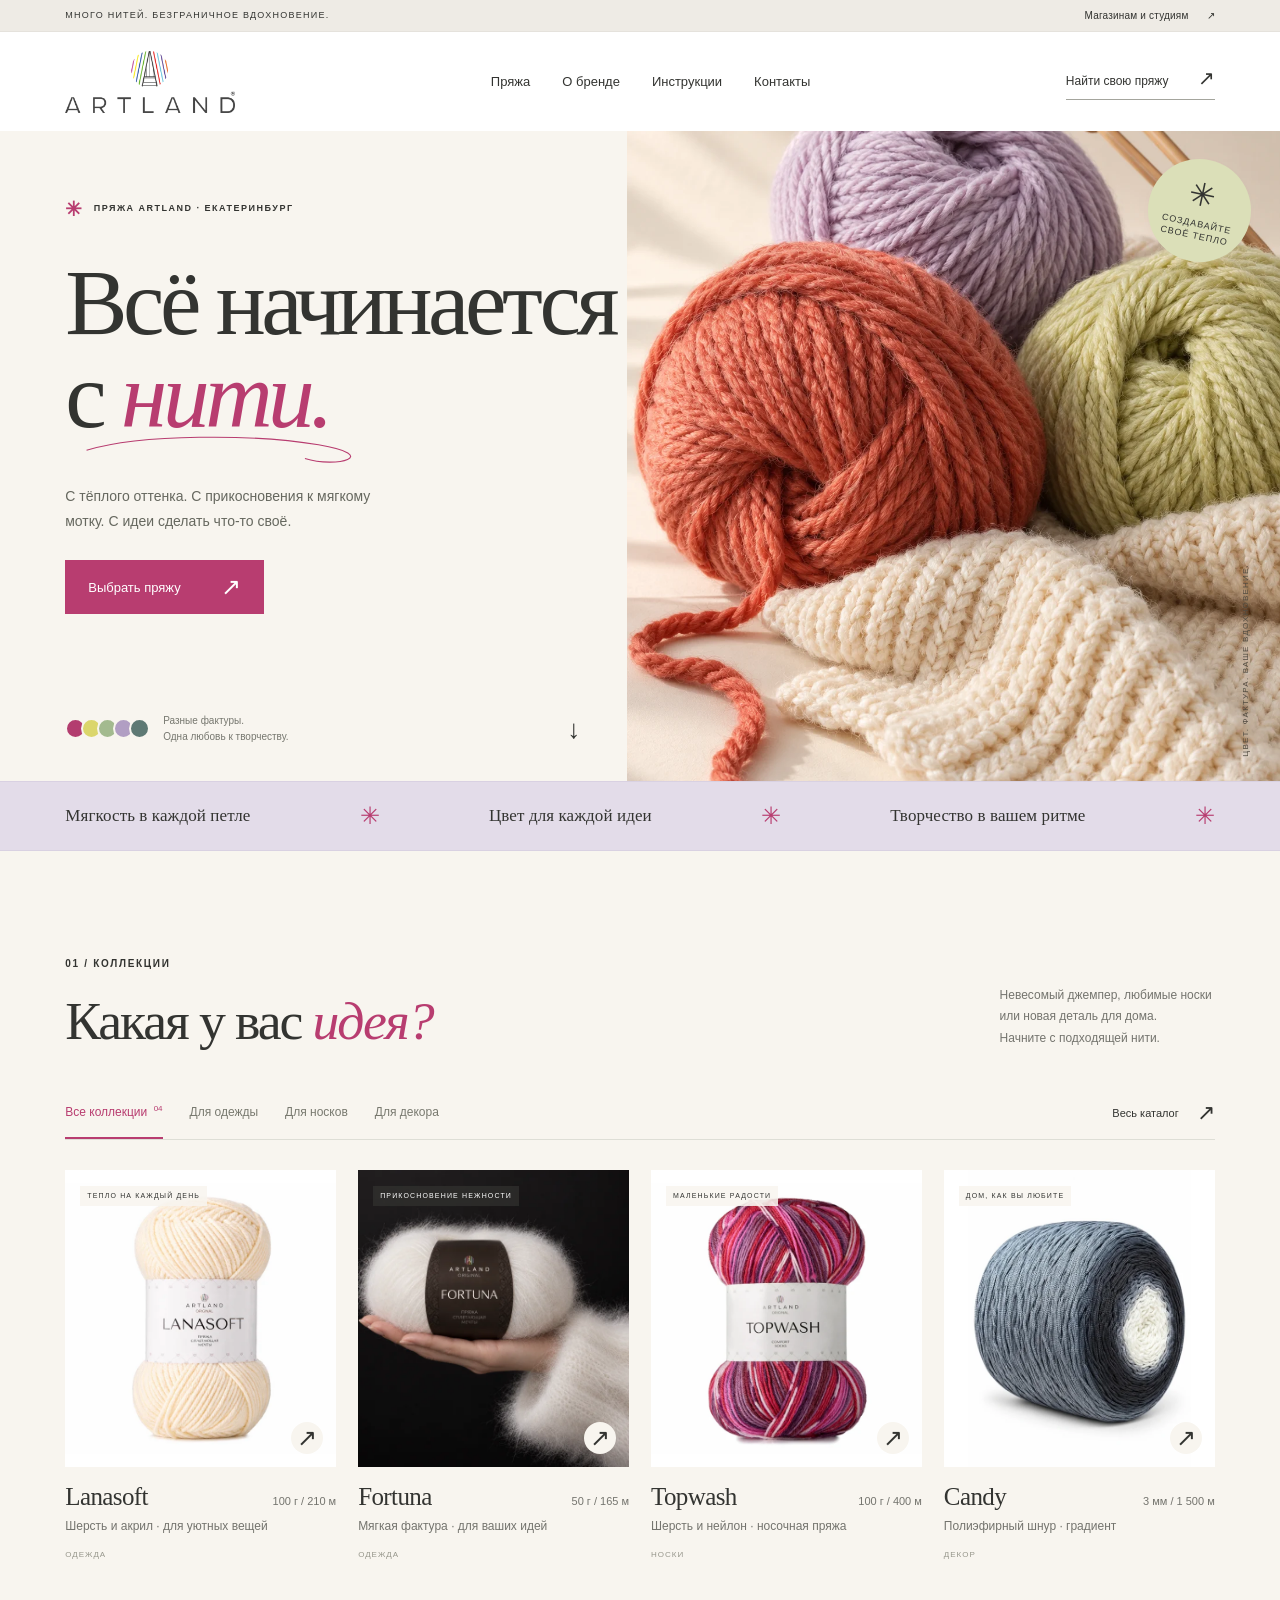
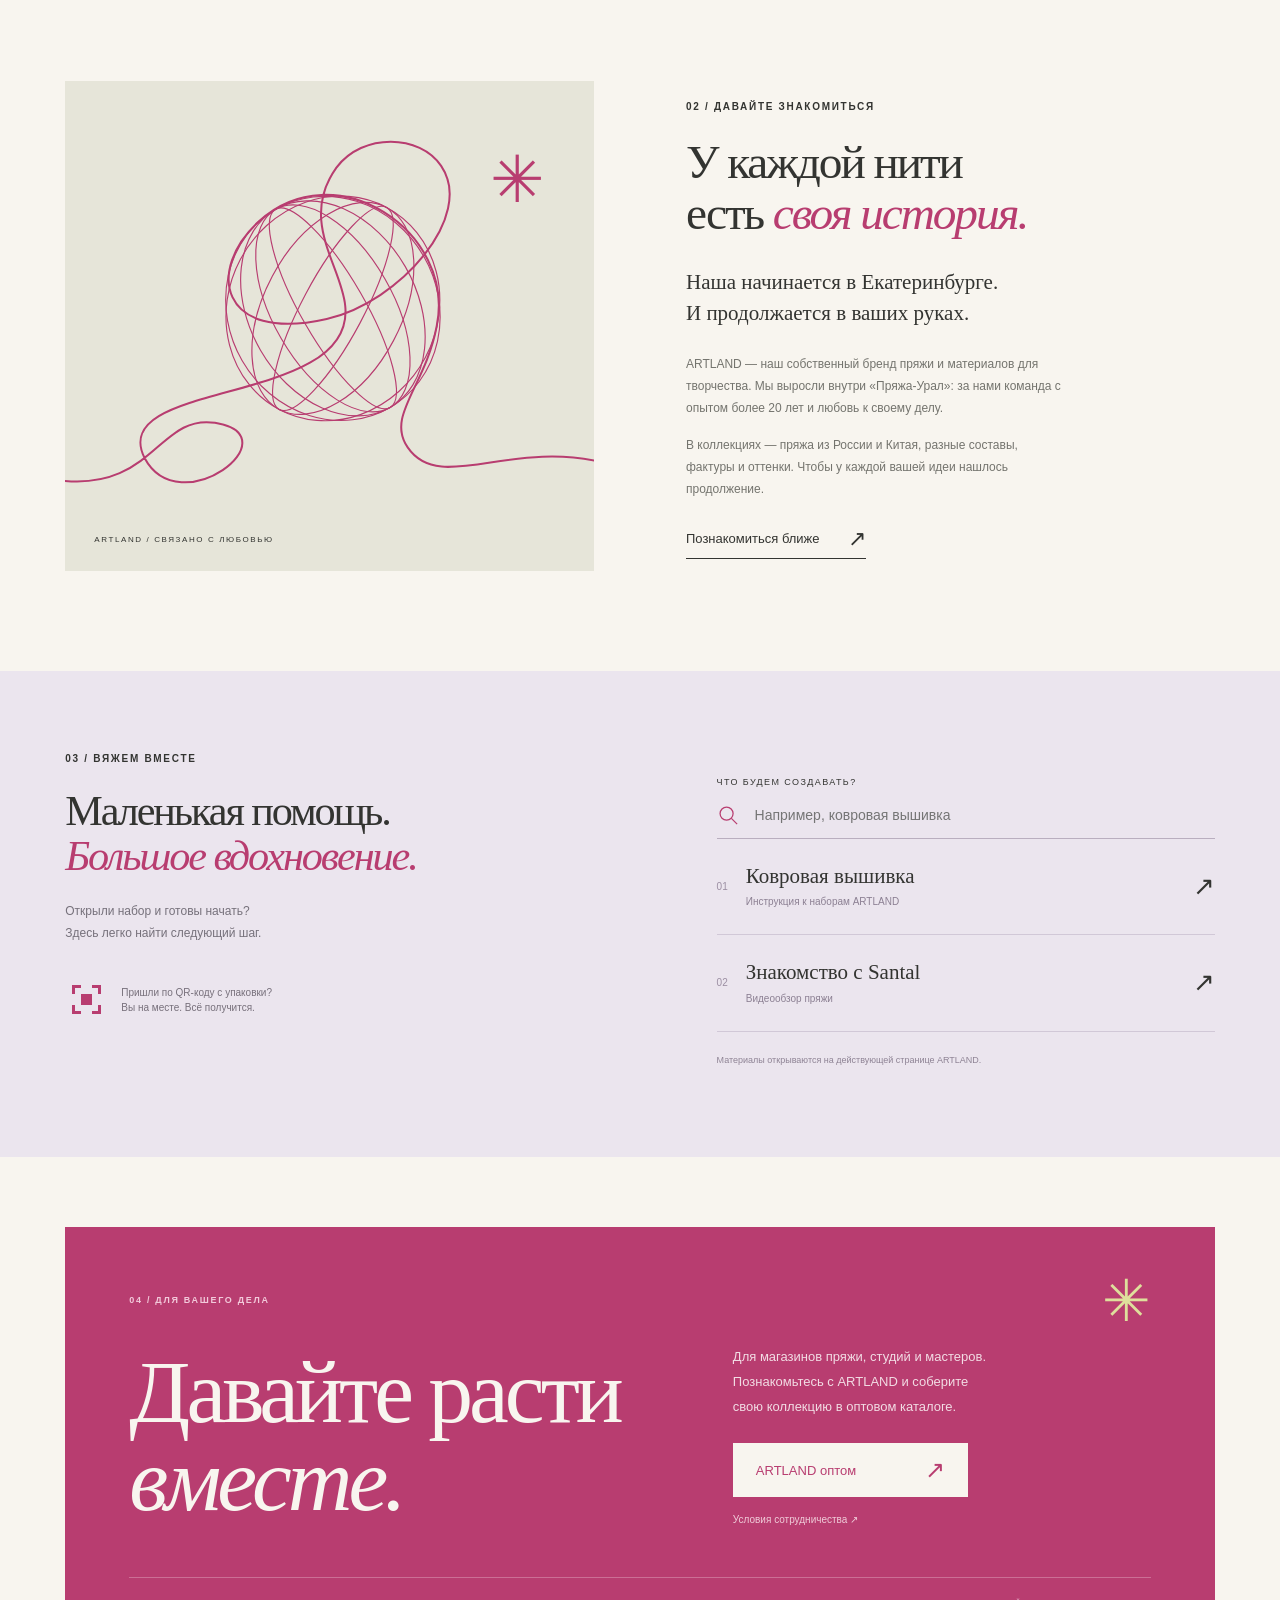
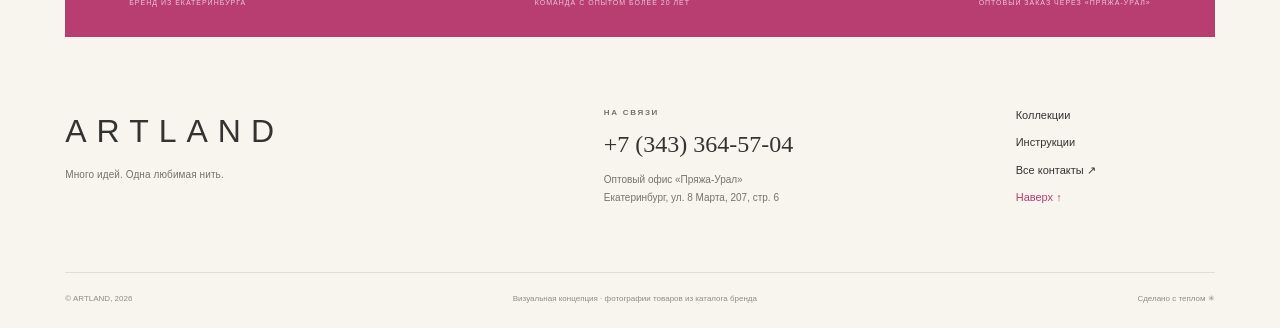
<file: v1/index.html>
<!doctype html>
<html lang="ru">
<head>
<meta charset="utf-8"><meta name="viewport" content="width=device-width,initial-scale=1">
<title>ARTLAND — всё начинается с нити</title>
<meta name="description" content="Откройте пряжу ARTLAND: фактуры для одежды, носков и декора. Познакомьтесь с коллекциями, найдите инструкцию и перейдите в оптовый каталог.">
<meta name="theme-color" content="#f8f5ef"><meta name="robots" content="noindex,nofollow">
<link rel="icon" href="assets/favicon.svg" type="image/svg+xml">
<link rel="preload" as="image" href="assets/hero.webp" imagesrcset="assets/hero-small.webp 720w, assets/hero.webp 1122w" imagesizes="(max-width: 700px) 100vw, 52vw">
<link rel="stylesheet" href="style.css">
</head>
<body>
<a class="skip" href="#main">К содержимому</a>
<div class="topline"><span>МНОГО НИТЕЙ. БЕЗГРАНИЧНОЕ ВДОХНОВЕНИЕ.</span><a href="#wholesale">Магазинам и студиям <span aria-hidden="true">↗</span></a></div>
<header class="header">
<a class="brand" href="#" aria-label="ARTLAND, на главную"><img src="assets/artland-logo.webp" alt="ARTLAND" width="170" height="62"></a>
<nav class="navigation" aria-label="Основная навигация"><a href="#collections">Пряжа</a><a href="#about">О бренде</a><a href="#instructions">Инструкции</a><a href="#contacts">Контакты</a></nav>
<a class="header-cta" href="#collections">Найти свою пряжу <span aria-hidden="true">↗</span></a>
<button class="menu-toggle" aria-label="Открыть меню" aria-expanded="false" aria-controls="mobile-menu"><span></span><span></span></button>
</header>
<nav id="mobile-menu" class="mobile-menu" aria-label="Мобильная навигация" hidden><a href="#collections">Пряжа</a><a href="#about">О бренде</a><a href="#instructions">Инструкции</a><a href="#wholesale">Оптовым покупателям</a><a href="#contacts">Контакты</a></nav>
<main id="main">
<section class="hero" aria-labelledby="hero-title">
<div class="hero-copy"><div class="eyebrow"><span class="tiny-star" aria-hidden="true">✳</span> ПРЯЖА ARTLAND · ЕКАТЕРИНБУРГ</div><h1 id="hero-title">Всё начинается<br>с <em>нити.</em><svg class="thread-underline" viewBox="0 0 290 35" aria-hidden="true"><path d="M5 20C65 2 190 2 260 14s20 26-15 15"/></svg></h1><p class="hero-description">С тёплого оттенка. С прикосновения к мягкому мотку. С идеи сделать что-то своё.</p><a class="button primary" href="#collections">Выбрать пряжу <span aria-hidden="true">↗</span></a><div class="hero-bottom"><span class="color-dots" aria-hidden="true"><i></i><i></i><i></i><i></i><i></i></span><span>Разные фактуры.<br>Одна любовь к творчеству.</span><a href="#collections" aria-label="Перейти к коллекциям" class="down-arrow">↓</a></div></div>
<div class="hero-visual"><picture><source media="(max-width: 700px)" srcset="assets/hero-small.webp"><img src="assets/hero.webp" width="1122" height="1402" alt="Коралловый, лавандовый и фисташковый мотки рядом с молочным вязаным полотном" fetchpriority="high"></picture><div class="photo-label"><span class="label-mark" aria-hidden="true">✳</span><span>СОЗДАВАЙТЕ<br>СВОЁ ТЕПЛО</span></div><span class="photo-caption">ЦВЕТ. ФАКТУРА. ВАШЕ ВДОХНОВЕНИЕ.</span></div>
</section>
<div class="manifesto-strip" aria-label="Пряжа для ваших идей"><span>Мягкость в каждой петле</span><i aria-hidden="true">✳</i><span>Цвет для каждой идеи</span><i aria-hidden="true">✳</i><span>Творчество в вашем ритме</span><i aria-hidden="true">✳</i></div>
<section class="collections section" id="collections" aria-labelledby="collections-title">
<div class="section-heading"><div><span class="eyebrow">01 / КОЛЛЕКЦИИ</span><h2 id="collections-title">Какая у вас <em>идея?</em></h2></div><p>Невесомый джемпер, любимые носки<br>или новая деталь для дома. <br>Начните с подходящей нити.</p></div>
<div class="catalog-toolbar"><div class="filters" role="group" aria-label="Выбрать пряжу по назначению"><button class="filter active" data-filter="all" aria-pressed="true">Все коллекции <small>04</small></button><button class="filter" data-filter="clothing" aria-pressed="false">Для одежды</button><button class="filter" data-filter="socks" aria-pressed="false">Для носков</button><button class="filter" data-filter="decor" aria-pressed="false">Для декора</button></div><a class="text-link desktop-catalog" href="https://xn----7sbbv2athd0a0j.xn--p1ai/catalogue/artland" target="_blank" rel="noopener">Весь каталог <span aria-hidden="true">↗</span></a></div>
<p class="sr-only" id="filter-status" aria-live="polite"></p>
<div class="product-grid">
<article class="product" data-category="clothing"><button class="product-image cream" data-product="lanasoft" aria-label="Подробнее о Lanasoft"><span class="product-note">ТЕПЛО НА КАЖДЫЙ ДЕНЬ</span><img src="assets/lanasoft.webp" width="640" height="640" alt="Молочная пряжа ARTLAND Lanasoft" loading="lazy"><span class="product-open" aria-hidden="true">↗</span></button><div class="product-title"><h3>Lanasoft</h3><span>100 г / 210 м</span></div><p>Шерсть и акрил · для уютных вещей</p><div class="product-category">ОДЕЖДА</div></article>
<article class="product" data-category="clothing"><button class="product-image dark" data-product="fortuna" aria-label="Подробнее о Fortuna"><span class="product-note">ПРИКОСНОВЕНИЕ НЕЖНОСТИ</span><img src="assets/fortuna.webp" width="640" height="640" alt="Белая пушистая пряжа ARTLAND Fortuna на ладони" loading="lazy"><span class="product-open" aria-hidden="true">↗</span></button><div class="product-title"><h3>Fortuna</h3><span>50 г / 165 м</span></div><p>Мягкая фактура · для ваших идей</p><div class="product-category">ОДЕЖДА</div></article>
<article class="product" data-category="socks"><button class="product-image pink" data-product="topwash" aria-label="Подробнее о Topwash"><span class="product-note">МАЛЕНЬКИЕ РАДОСТИ</span><img src="assets/topwash.webp" width="640" height="640" alt="Розово-бордовая носочная пряжа ARTLAND Topwash" loading="lazy"><span class="product-open" aria-hidden="true">↗</span></button><div class="product-title"><h3>Topwash</h3><span>100 г / 400 м</span></div><p>Шерсть и нейлон · носочная пряжа</p><div class="product-category">НОСКИ</div></article>
<article class="product" data-category="decor"><button class="product-image gray" data-product="candy" aria-label="Подробнее о Candy"><span class="product-note">ДОМ, КАК ВЫ ЛЮБИТЕ</span><img src="assets/candy.webp" width="480" height="640" alt="Серый градиентный полиэфирный шнур ARTLAND Candy" loading="lazy"><span class="product-open" aria-hidden="true">↗</span></button><div class="product-title"><h3>Candy</h3><span>3 мм / 1 500 м</span></div><p>Полиэфирный шнур · градиент</p><div class="product-category">ДЕКОР</div></article>
</div><a class="text-link mobile-catalog" href="https://xn----7sbbv2athd0a0j.xn--p1ai/catalogue/artland" target="_blank" rel="noopener">Все коллекции в оптовом каталоге ↗</a>
</section>
<section class="brand-story section" id="about" aria-labelledby="about-title"><div class="story-visual"><div class="thread-art" aria-hidden="true"><svg viewBox="0 0 560 500"><path class="loose-thread" d="M-30 425C80 440 85 350 150 360C240 375 110 475 70 400C25 310 310 342 298 227C294 182 245 130 288 70C318 30 383 32 407 68C446 125 360 223 277 242C154 270 140 185 200 131C286 52 424 142 402 250C389 319 344 352 369 388C405 441 485 379 590 405"/><g class="yarn-lines"><ellipse cx="284" cy="230" rx="119" ry="130" transform="rotate(-30 284 230)"/><ellipse cx="284" cy="230" rx="95" ry="130" transform="rotate(-30 284 230)"/><ellipse cx="284" cy="230" rx="68" ry="130" transform="rotate(-30 284 230)"/><ellipse cx="284" cy="230" rx="36" ry="130" transform="rotate(-30 284 230)"/><ellipse cx="284" cy="230" rx="119" ry="130" transform="rotate(28 284 230)"/><ellipse cx="284" cy="230" rx="78" ry="130" transform="rotate(28 284 230)"/><ellipse cx="284" cy="230" rx="35" ry="130" transform="rotate(28 284 230)"/></g></svg><span class="art-star">✳</span></div><span class="visual-footer">ARTLAND / СВЯЗАНО С ЛЮБОВЬЮ</span></div><div class="story-copy"><span class="eyebrow">02 / ДАВАЙТЕ ЗНАКОМИТЬСЯ</span><h2 id="about-title">У каждой нити<br>есть <em>своя история.</em></h2><p class="story-intro">Наша начинается в Екатеринбурге.<br>И продолжается в ваших руках.</p><p>ARTLAND — наш собственный бренд пряжи и материалов для творчества. Мы выросли внутри «Пряжа-Урал»: за нами команда с опытом более 20 лет и любовь к своему делу.</p><p>В коллекциях — пряжа из России и Китая, разные составы, фактуры и оттенки. Чтобы у каждой вашей идеи нашлось продолжение.</p><a class="text-link" href="#wholesale">Познакомиться ближе <span aria-hidden="true">↗</span></a></div></section>
<section class="instructions section" id="instructions" aria-labelledby="instructions-title"><div class="instructions-intro"><span class="eyebrow">03 / ВЯЖЕМ ВМЕСТЕ</span><h2 id="instructions-title">Маленькая помощь.<br><em>Большое вдохновение.</em></h2><p>Открыли набор и готовы начать?<br>Здесь легко найти следующий шаг.</p><div class="instruction-sign"><svg width="43" height="43" viewBox="0 0 43 43" aria-hidden="true"><path d="M7 7h9v3h-6v6H7zm20 0h9v9h-3v-6h-6zM7 27h3v6h6v3H7zm26 0h3v9h-9v-3h6zM16 16h11v11H16z" fill="currentColor"/></svg><span>Пришли по QR-коду с упаковки?<br>Вы на месте. Всё получится.</span></div></div><div class="instruction-panel"><label class="search-label" for="instruction-search">ЧТО БУДЕМ СОЗДАВАТЬ?</label><div class="search-wrap"><svg viewBox="0 0 24 24" width="23" height="23" aria-hidden="true"><circle cx="10" cy="10" r="6.8"/><path d="m15 15 6 6"/></svg><input id="instruction-search" type="search" placeholder="Например, ковровая вышивка" autocomplete="off"></div><div id="instruction-result"><a class="instruction-row" href="https://artland-store.ru/" target="_blank" rel="noopener"><span class="instruction-number">01</span><span><strong>Ковровая вышивка</strong><small>Инструкция к наборам ARTLAND</small></span><span class="row-arrow" aria-hidden="true">↗</span></a><a class="instruction-row" href="https://artland-store.ru/" target="_blank" rel="noopener"><span class="instruction-number">02</span><span><strong>Знакомство с Santal</strong><small>Видеообзор пряжи</small></span><span class="row-arrow" aria-hidden="true">↗</span></a></div><p id="instruction-empty" class="empty-message" role="status" hidden>Пока не нашли такую инструкцию. <a href="#contacts">Свяжитесь с командой</a> — поможем сориентироваться.</p><p class="instruction-footnote">Материалы открываются на действующей странице ARTLAND.</p></div></section>
<section class="wholesale section" id="wholesale" aria-labelledby="wholesale-title"><div class="wholesale-top"><span class="eyebrow">04 / ДЛЯ ВАШЕГО ДЕЛА</span><span class="wholesale-flower" aria-hidden="true">✳</span></div><div class="wholesale-content"><h2 id="wholesale-title">Давайте расти<br><em>вместе.</em></h2><div class="wholesale-description"><p>Для магазинов пряжи, студий и мастеров.<br>Познакомьтесь с ARTLAND и соберите<br>свою коллекцию в оптовом каталоге.</p><a class="button light" href="https://xn----7sbbv2athd0a0j.xn--p1ai/catalogue/artland" target="_blank" rel="noopener">ARTLAND оптом <span aria-hidden="true">↗</span></a><a class="wholesale-terms" href="https://xn----7sbbv2athd0a0j.xn--p1ai/uslovija" target="_blank" rel="noopener">Условия сотрудничества ↗</a></div></div><div class="wholesale-bottom"><span>БРЕНД ИЗ ЕКАТЕРИНБУРГА</span><span>КОМАНДА С ОПЫТОМ БОЛЕЕ 20 ЛЕТ</span><span>ОПТОВЫЙ ЗАКАЗ ЧЕРЕЗ «ПРЯЖА-УРАЛ»</span></div></section>
</main>
<footer class="footer section" id="contacts"><div class="footer-top"><div class="footer-brand">ARTLAND<span>Много идей. Одна любимая нить.</span></div><div class="footer-contacts"><span class="eyebrow">НА СВЯЗИ</span><a href="tel:+73433645704">+7 (343) 364-57-04</a><p>Оптовый офис «Пряжа-Урал»<br>Екатеринбург, ул. 8 Марта, 207, стр. 6</p></div><div class="footer-links"><a href="#collections">Коллекции</a><a href="#instructions">Инструкции</a><a href="https://xn----7sbbv2athd0a0j.xn--p1ai/contacts" target="_blank" rel="noopener">Все контакты ↗</a><a href="#" class="back-top">Наверх ↑</a></div></div><div class="footer-bottom"><span>© ARTLAND, 2026</span><span>Визуальная концепция · фотографии товаров из каталога бренда</span><span>Сделано с теплом ✳</span></div></footer>
<dialog class="product-dialog" aria-labelledby="dialog-title"><button class="dialog-close" aria-label="Закрыть карточку">×</button><div class="dialog-layout"><div class="dialog-image"><img id="dialog-image" src="assets/lanasoft.webp" alt="" width="640" height="640"></div><div class="dialog-copy"><span class="eyebrow">ARTLAND / КОЛЛЕКЦИЯ ПРЯЖИ</span><h2 id="dialog-title"></h2><p id="dialog-description"></p><dl id="dialog-specs"></dl><a class="button primary" id="dialog-link" href="https://xn----7sbbv2athd0a0j.xn--p1ai/catalogue/artland" target="_blank" rel="noopener">В оптовый каталог <span aria-hidden="true">↗</span></a><small>Актуальные цены, оттенки и наличие — в каталоге «Пряжа-Урал».</small></div></div></dialog>
<script src="app.js" defer></script>
</body></html>
</file>
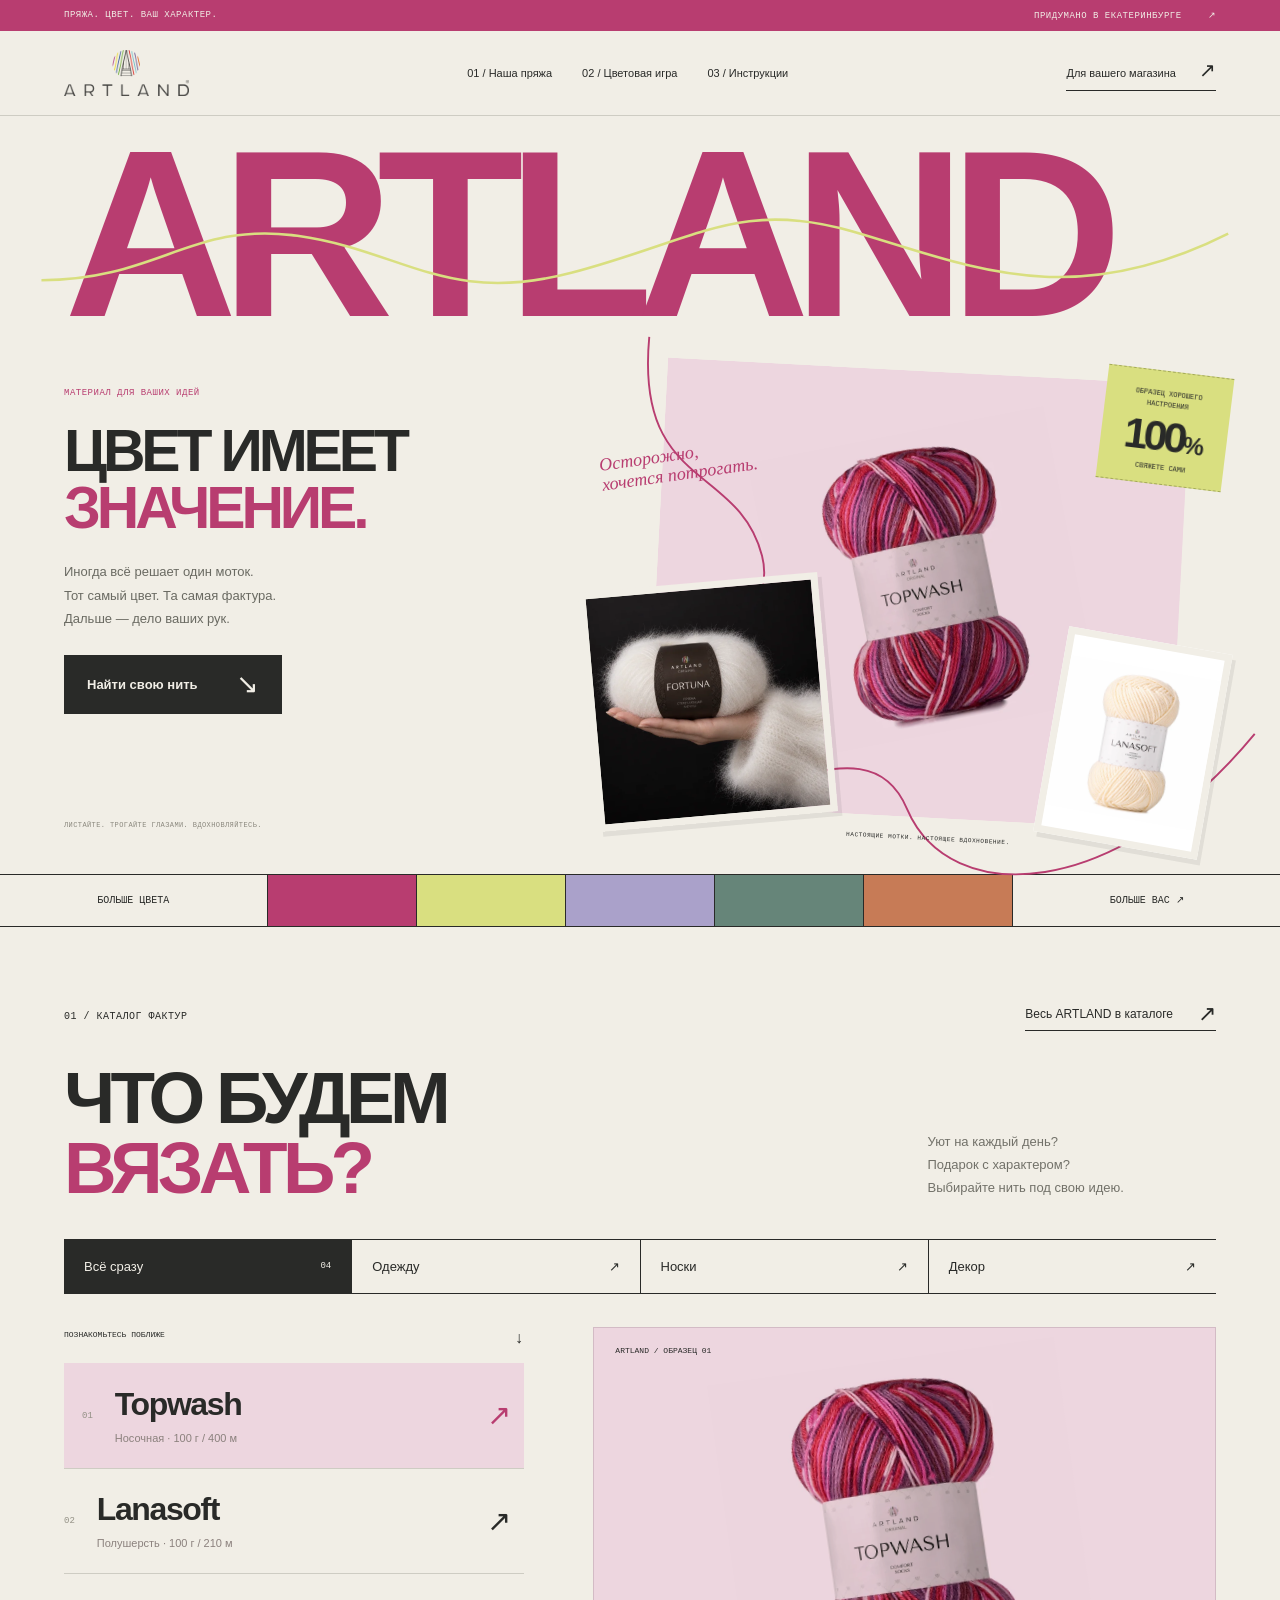
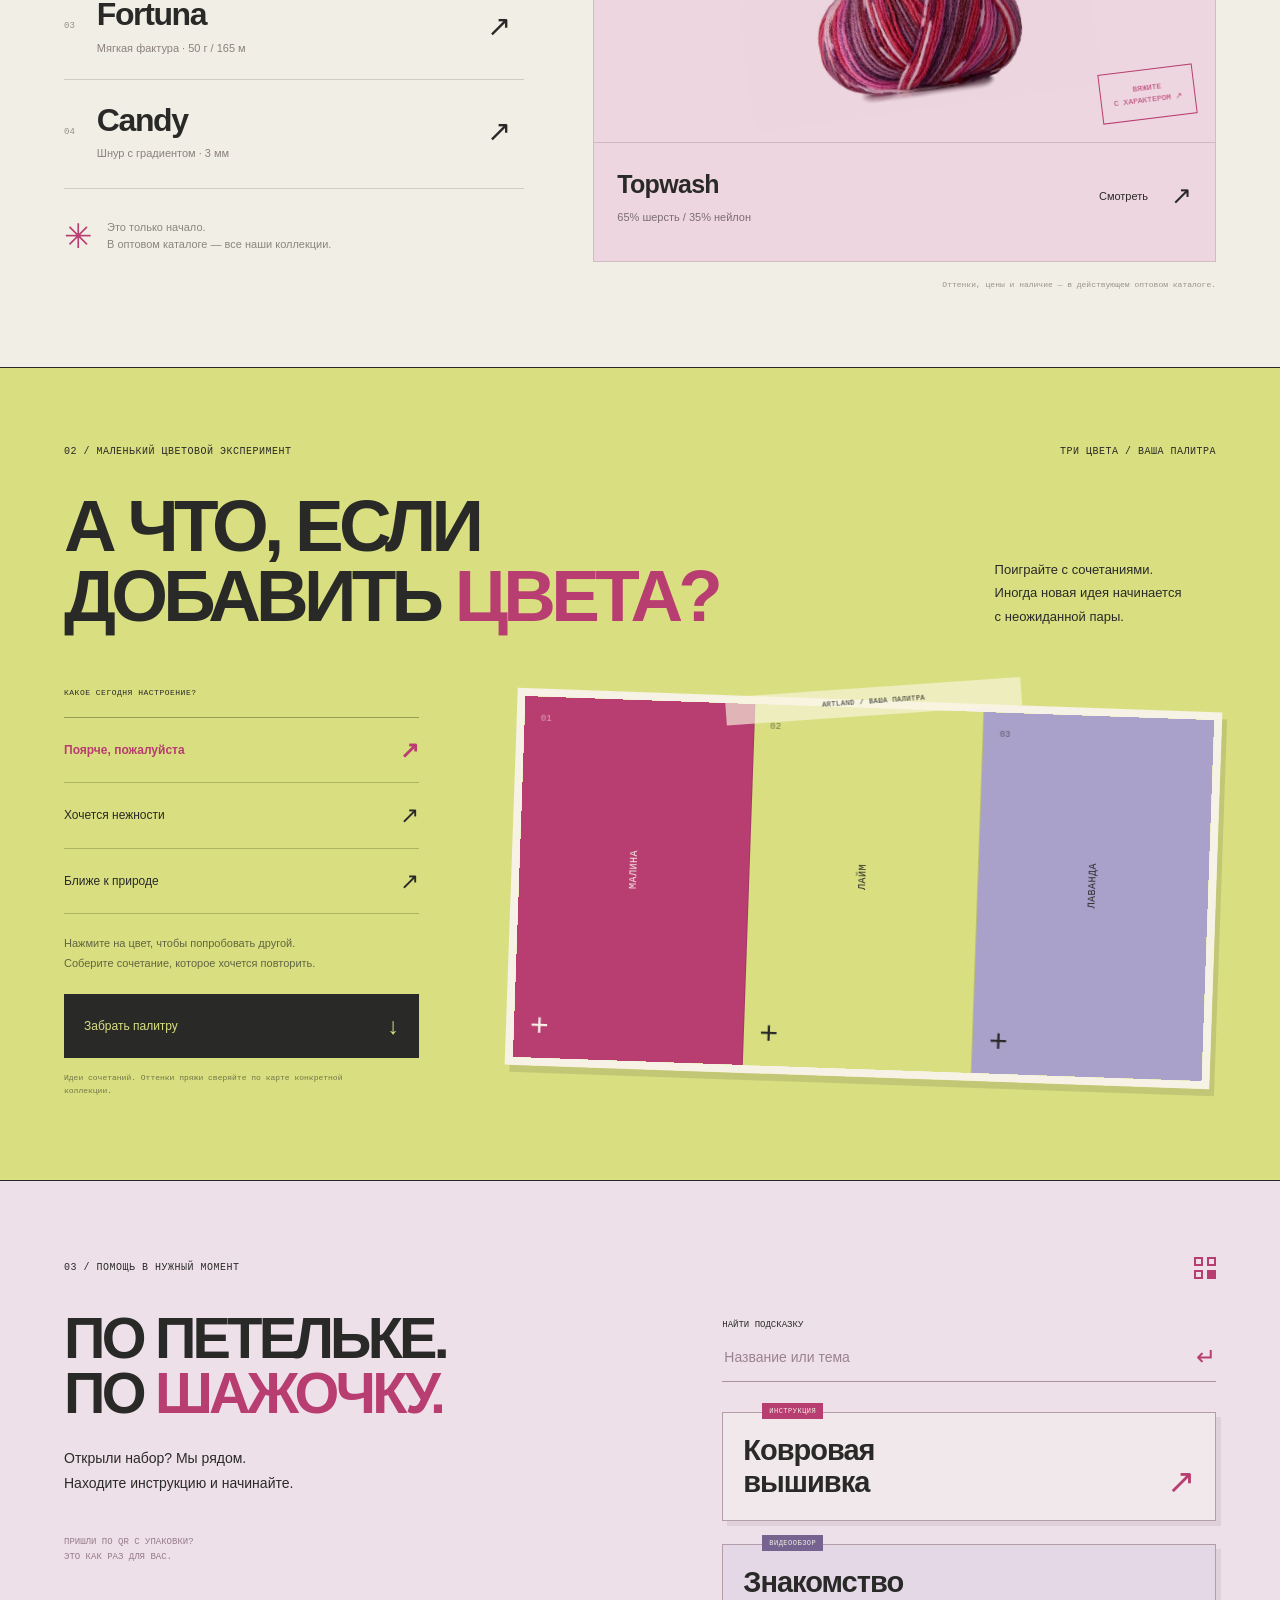
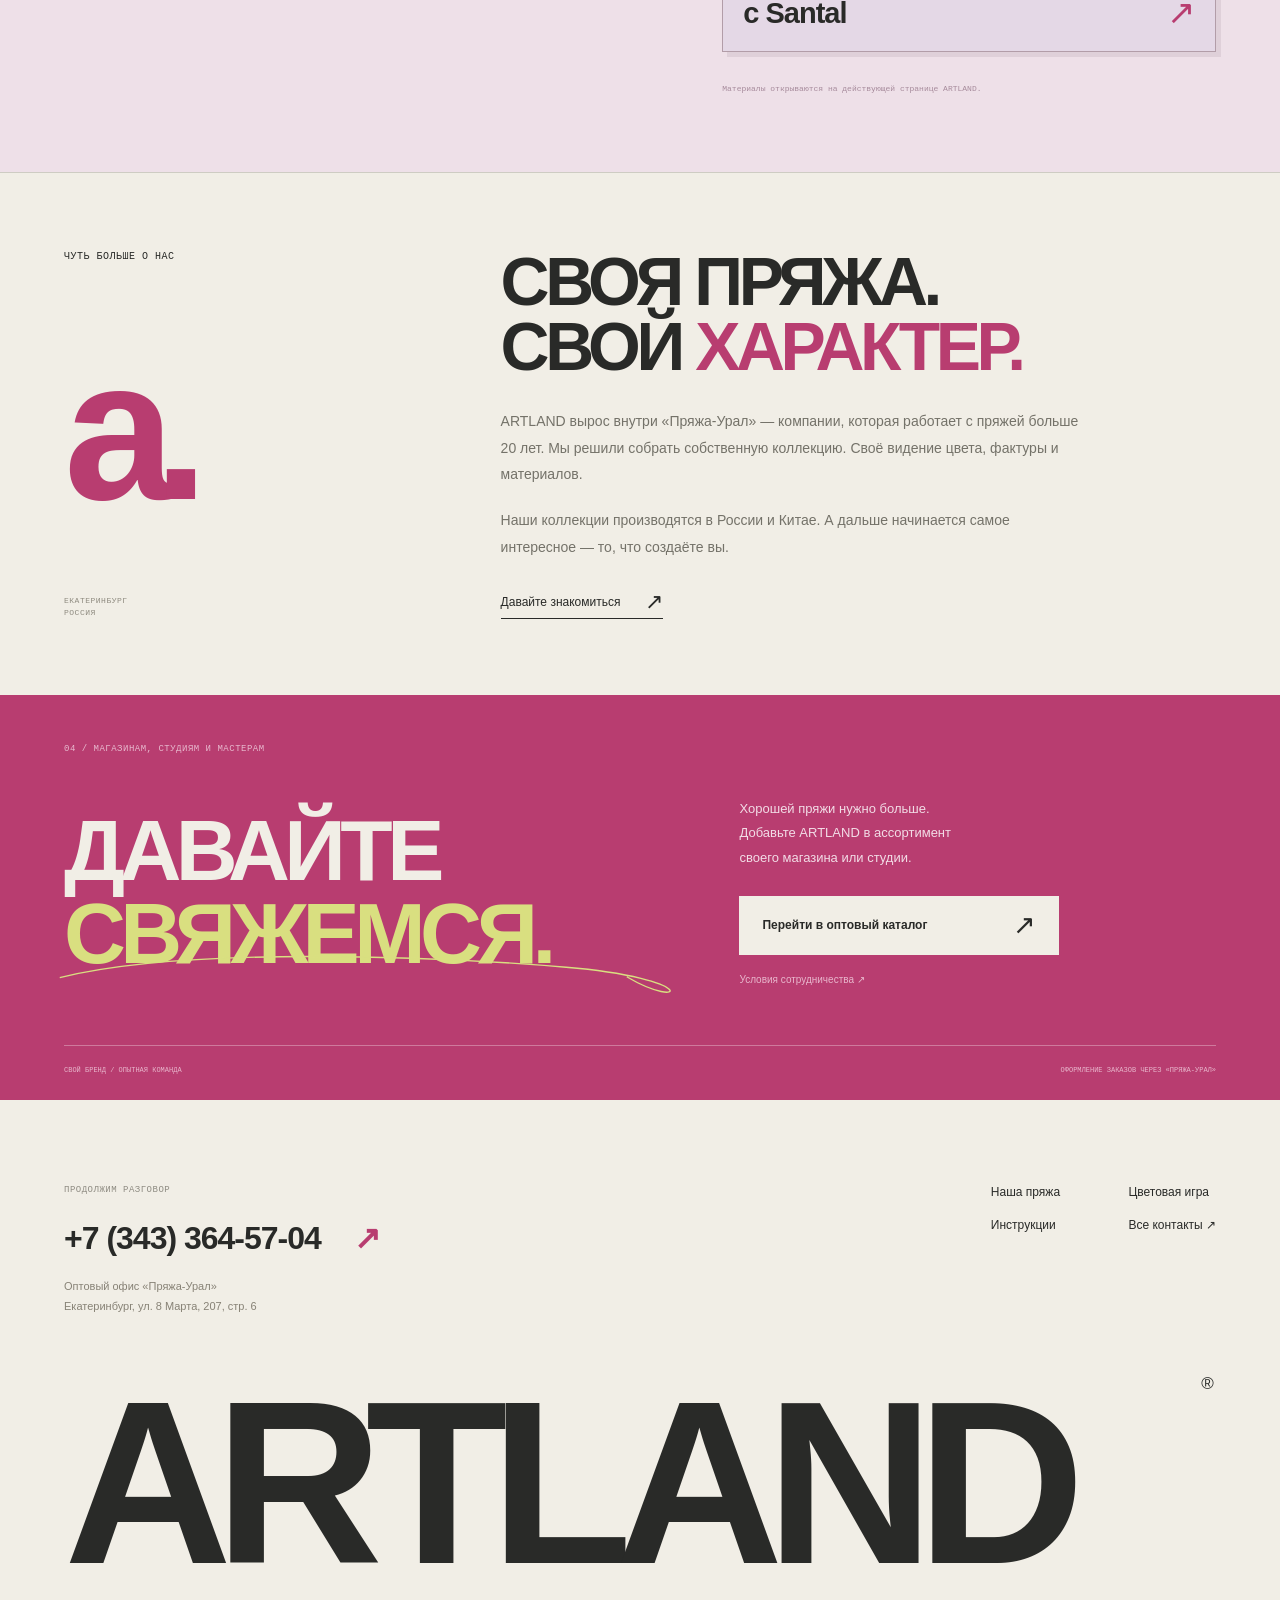
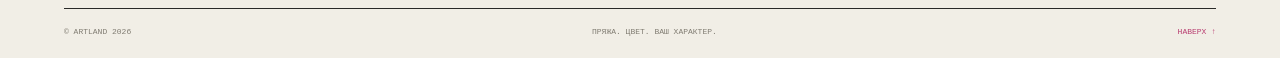
<file: v2/index.html>
<!doctype html>
<html lang="ru"><head><meta charset="utf-8"><meta name="viewport" content="width=device-width,initial-scale=1"><title>ARTLAND — цвет имеет значение</title><meta name="description" content="Пряжа ARTLAND из Екатеринбурга. Найдите свою фактуру, соберите палитру и откройте инструкции к наборам."><meta name="theme-color" content="#b83d70"><meta name="robots" content="noindex,nofollow"><link rel="icon" href="assets/favicon.svg" type="image/svg+xml"><link rel="preload" as="image" href="assets/topwash.webp"><link rel="stylesheet" href="style.css"><meta property="og:type" content="website"><meta property="og:title" content="ARTLAND — цвет имеет значение"><meta property="og:description" content="Найдите свою фактуру. Соберите палитру. Свяжите что-то своё."><meta property="og:url" content="https://pedovochkin.github.io/artland-yarn/v2/"><meta property="og:image" content="https://pedovochkin.github.io/artland-yarn/v2/assets/social-preview.jpg"><meta name="twitter:card" content="summary_large_image"></head>
<body><a class="skip" href="#main">Перейти к содержимому</a>
<div class="announcement"><span>ПРЯЖА. ЦВЕТ. ВАШ ХАРАКТЕР.</span><span>ПРИДУМАНО В ЕКАТЕРИНБУРГЕ <i aria-hidden="true">↗</i></span></div>
<header class="header"><a class="small-brand" href="#" aria-label="ARTLAND — на главную"><img src="assets/artland-logo.webp" width="125" height="46" alt="ARTLAND"></a><nav class="nav" aria-label="Навигация"><a href="#yarn">01 / Наша пряжа</a><a href="#palette">02 / Цветовая игра</a><a href="#guides">03 / Инструкции</a></nav><a class="header-order" href="#partners">Для вашего магазина <span aria-hidden="true">↗</span></a><button class="menu-button" aria-label="Открыть меню" aria-controls="mobile-nav" aria-expanded="false"><span></span><span></span></button></header>
<nav id="mobile-nav" class="mobile-nav" aria-label="Мобильная навигация" hidden><a href="#yarn">01 / Наша пряжа</a><a href="#palette">02 / Цветовая игра</a><a href="#guides">03 / Инструкции</a><a href="#partners">04 / Магазинам</a></nav>
<main id="main">
<section class="hero" aria-labelledby="hero-heading"><div class="masthead" aria-label="ARTLAND"><span>ARTLAND</span><svg viewBox="0 0 1100 130" aria-hidden="true"><path d="M-10 90C100 90 132 34 232 48S373 114 491 83S650 13 757 44S961 122 1112 46"/></svg></div><div class="hero-grid"><div class="hero-copy"><span class="eyebrow">МАТЕРИАЛ ДЛЯ ВАШИХ ИДЕЙ</span><h1 id="hero-heading">ЦВЕТ ИМЕЕТ <br><span>ЗНАЧЕНИЕ.</span></h1><p>Иногда всё решает один моток. <br>Тот самый цвет. Та самая фактура. <br>Дальше — дело ваших рук.</p><a class="button ink-button" href="#yarn">Найти свою нить <span aria-hidden="true">↘</span></a><span class="hero-footnote">ЛИСТАЙТЕ. ТРОГАЙТЕ ГЛАЗАМИ. ВДОХНОВЛЯЙТЕСЬ.</span></div><div class="yarn-collage" aria-label="Фактуры настоящей пряжи ARTLAND"><div class="pink-field"></div><div class="collage-lines" aria-hidden="true"><svg viewBox="0 0 650 500"><path d="M52-35C37 126 146 99 171 196S14 324 81 408S279 357 324 463S545 561 691 384"/></svg></div><div class="yarn-photo photo-main"><img src="assets/topwash.webp" width="640" height="640" alt="Малиновая носочная пряжа ARTLAND Topwash" fetchpriority="high"></div><div class="yarn-photo photo-soft"><img src="assets/fortuna.webp" width="640" height="640" alt="Мягкая белая пряжа Fortuna на ладони"></div><div class="yarn-photo photo-cream"><img src="assets/lanasoft.webp" width="640" height="640" alt="Молочный моток Lanasoft"></div><div class="sample-ticket"><span>ОБРАЗЕЦ ХОРОШЕГО <br>НАСТРОЕНИЯ</span><strong>100<span>%</span></strong><small>СВЯЖЕТЕ САМИ</small></div><span class="handwritten">Осторожно, <br>хочется потрогать.</span><span class="collage-caption">НАСТОЯЩИЕ МОТКИ. НАСТОЯЩЕЕ ВДОХНОВЕНИЕ.</span></div></div></section>
<div class="colour-ruler" aria-label="Цвета ARTLAND"><span>БОЛЬШЕ ЦВЕТА</span><i></i><i></i><i></i><i></i><i></i><span>БОЛЬШЕ ВАС ↗</span></div>
<section class="yarn-section section" id="yarn" aria-labelledby="yarn-title"><div class="section-top"><span class="eyebrow">01 / КАТАЛОГ ФАКТУР</span><a class="underlined" href="https://xn----7sbbv2athd0a0j.xn--p1ai/catalogue/artland" target="_blank" rel="noopener">Весь ARTLAND в каталоге <span aria-hidden="true">↗</span></a></div><div class="section-title"><h2 id="yarn-title">ЧТО БУДЕМ <br><span>ВЯЗАТЬ?</span></h2><p>Уют на каждый день? <br>Подарок с характером? <br>Выбирайте нить под свою идею.</p></div><div class="project-filters" role="group" aria-label="Пряжа по назначению"><button class="project-filter active" data-filter="all" aria-pressed="true">Всё сразу <small>04</small></button><button class="project-filter" data-filter="clothing" aria-pressed="false">Одежду <span aria-hidden="true">↗</span></button><button class="project-filter" data-filter="socks" aria-pressed="false">Носки <span aria-hidden="true">↗</span></button><button class="project-filter" data-filter="decor" aria-pressed="false">Декор <span aria-hidden="true">↗</span></button></div>
<div class="sample-browser"><div class="sample-list"><p class="list-caption">ПОЗНАКОМЬТЕСЬ ПОБЛИЖЕ <span aria-hidden="true">↓</span></p><button class="sample-choice selected" data-product="topwash" data-category="socks" aria-pressed="true"><span class="sample-number">01</span><span class="sample-name">Topwash<small>Носочная · 100 г / 400 м</small></span><span class="sample-arrow" aria-hidden="true">↗</span></button><button class="sample-choice" data-product="lanasoft" data-category="clothing" aria-pressed="false"><span class="sample-number">02</span><span class="sample-name">Lanasoft<small>Полушерсть · 100 г / 210 м</small></span><span class="sample-arrow" aria-hidden="true">↗</span></button><button class="sample-choice" data-product="fortuna" data-category="clothing" aria-pressed="false"><span class="sample-number">03</span><span class="sample-name">Fortuna<small>Мягкая фактура · 50 г / 165 м</small></span><span class="sample-arrow" aria-hidden="true">↗</span></button><button class="sample-choice" data-product="candy" data-category="decor" aria-pressed="false"><span class="sample-number">04</span><span class="sample-name">Candy<small>Шнур с градиентом · 3 мм</small></span><span class="sample-arrow" aria-hidden="true">↗</span></button><div class="list-note"><span aria-hidden="true">✳</span><p>Это только начало. <br>В оптовом каталоге — все наши коллекции.</p></div></div><div class="selected-sample" id="selected-sample" data-tone="pink" aria-live="polite" aria-atomic="true"><div class="sample-image-area"><span class="sample-code" id="sample-code">ARTLAND / ОБРАЗЕЦ 01</span><img id="sample-image" src="assets/topwash.webp" width="640" height="640" alt="ARTLAND Topwash — малиновая носочная пряжа" loading="lazy"><span class="sample-stamp" id="sample-stamp">ВЯЖИТЕ <br>С ХАРАКТЕРОМ ↗</span></div><div class="sample-details"><div><h3 id="sample-title">Topwash</h3><p id="sample-composition">65% шерсть / 35% нейлон</p></div><a class="sample-link" id="sample-link" href="https://xn----7sbbv2athd0a0j.xn--p1ai/catalogue/artland/3070-topwash-comfort-socks" target="_blank" rel="noopener" aria-label="Topwash в оптовом каталоге">Смотреть <span aria-hidden="true">↗</span></a></div></div></div><p class="sample-disclaimer" id="filter-status" aria-live="polite">Оттенки, цены и наличие — в действующем оптовом каталоге.</p></section>
<section class="palette-section section" id="palette" aria-labelledby="palette-title"><div class="section-top"><span class="eyebrow">02 / МАЛЕНЬКИЙ ЦВЕТОВОЙ ЭКСПЕРИМЕНТ</span><span class="eyebrow desktop-label">ТРИ ЦВЕТА / ВАША ПАЛИТРА</span></div><div class="palette-heading"><h2 id="palette-title">А ЧТО, ЕСЛИ <br>ДОБАВИТЬ <span>ЦВЕТА?</span></h2><p>Поиграйте с сочетаниями. <br>Иногда новая идея начинается <br>с неожиданной пары.</p></div><div class="palette-workspace"><div class="palette-controls"><span class="eyebrow">КАКОЕ СЕГОДНЯ НАСТРОЕНИЕ?</span><div class="palette-presets" role="group" aria-label="Настроение палитры"><button class="preset active" data-palette="bold" aria-pressed="true">Поярче, пожалуйста <span aria-hidden="true">↗</span></button><button class="preset" data-palette="soft" aria-pressed="false">Хочется нежности <span aria-hidden="true">↗</span></button><button class="preset" data-palette="earth" aria-pressed="false">Ближе к природе <span aria-hidden="true">↗</span></button></div><p class="palette-hint">Нажмите на цвет, чтобы попробовать другой. Соберите сочетание, которое хочется повторить.</p><button class="palette-save" id="palette-save">Забрать палитру <span aria-hidden="true">↓</span></button><p class="palette-disclaimer">Идеи сочетаний. Оттенки пряжи сверяйте по карте конкретной коллекции.</p></div><div class="palette-board" aria-label="Три цвета вашей палитры"><button class="palette-colour" data-slot="0" style="--swatch:#b83d70" aria-label="Первый цвет: Малина. Нажмите, чтобы сменить"><span class="swatch-index">01</span><span class="swatch-name">МАЛИНА</span><span class="swatch-plus" aria-hidden="true">+</span></button><button class="palette-colour" data-slot="1" style="--swatch:#d9df80" aria-label="Второй цвет: Лайм. Нажмите, чтобы сменить"><span class="swatch-index">02</span><span class="swatch-name">ЛАЙМ</span><span class="swatch-plus" aria-hidden="true">+</span></button><button class="palette-colour" data-slot="2" style="--swatch:#aaa1ca" aria-label="Третий цвет: Лаванда. Нажмите, чтобы сменить"><span class="swatch-index">03</span><span class="swatch-name">ЛАВАНДА</span><span class="swatch-plus" aria-hidden="true">+</span></button><div class="board-tape" aria-hidden="true">ARTLAND / ВАША ПАЛИТРА</div></div></div><p class="sr-only" id="palette-status" aria-live="polite"></p></section>
<section class="guides-section section" id="guides" aria-labelledby="guides-title"><div class="section-top"><span class="eyebrow">03 / ПОМОЩЬ В НУЖНЫЙ МОМЕНТ</span><span class="qr-mark" aria-hidden="true"><i></i><i></i><i></i><i></i></span></div><div class="guides-grid"><div><h2 id="guides-title">ПО ПЕТЕЛЬКЕ. <br>ПО <span>ШАЖОЧКУ.</span></h2><p class="guides-intro">Открыли набор? Мы рядом. <br>Находите инструкцию и начинайте.</p><span class="qr-note">ПРИШЛИ ПО QR С УПАКОВКИ? <br>ЭТО КАК РАЗ ДЛЯ ВАС.</span></div><div class="guide-library"><label for="guide-search">НАЙТИ ПОДСКАЗКУ</label><div class="guide-search"><input type="search" id="guide-search" placeholder="Название или тема" autocomplete="off"><span aria-hidden="true">↵</span></div><a class="guide-row" data-keys="ковровая вышивка инструкция набор ковер коврик" href="https://artland-store.ru/" target="_blank" rel="noopener"><span class="guide-tab">ИНСТРУКЦИЯ</span><strong>Ковровая <br>вышивка</strong><span class="guide-arrow" aria-hidden="true">↗</span></a><a class="guide-row" data-keys="santal санталь обзор лен лён люрекс видео пряжа" href="https://artland-store.ru/" target="_blank" rel="noopener"><span class="guide-tab video">ВИДЕООБЗОР</span><strong>Знакомство <br>с Santal</strong><span class="guide-arrow" aria-hidden="true">↗</span></a><p class="guide-empty" id="guide-empty" role="status" hidden>Такой подсказки пока нет. <a href="#contacts">Напишите или позвоните нам</a> — поможем разобраться.</p><p class="guide-note">Материалы открываются на действующей странице ARTLAND.</p></div></div></section>
<section class="about-section section" id="about" aria-labelledby="about-title"><div class="about-label"><span class="eyebrow">ЧУТЬ БОЛЬШЕ О НАС</span><span class="about-symbol" aria-hidden="true">а.</span><span class="eyebrow">ЕКАТЕРИНБУРГ <br>РОССИЯ</span></div><div class="about-story"><h2 id="about-title">СВОЯ ПРЯЖА. <br>СВОЙ <span>ХАРАКТЕР.</span></h2><p>ARTLAND вырос внутри «Пряжа-Урал» — компании, которая работает с пряжей больше 20 лет. Мы решили собрать собственную коллекцию. Своё видение цвета, фактуры и материалов.</p><p>Наши коллекции производятся в России и Китае. А дальше начинается самое интересное — то, что создаёте вы.</p><a class="underlined" href="#partners">Давайте знакомиться <span aria-hidden="true">↗</span></a></div></section>
<section class="partners-section section" id="partners" aria-labelledby="partners-title"><span class="eyebrow">04 / МАГАЗИНАМ, СТУДИЯМ И МАСТЕРАМ</span><div class="partners-content"><h2 id="partners-title">ДАВАЙТЕ <br><span>СВЯЖЕМСЯ.</span><svg viewBox="0 0 700 60" aria-hidden="true"><path d="M-5 40C140 4 424 15 580 28S718 79 650 39"/></svg></h2><div class="partners-copy"><p>Хорошей пряжи нужно больше. <br>Добавьте ARTLAND в ассортимент <br>своего магазина или студии.</p><a class="button paper-button" href="https://xn----7sbbv2athd0a0j.xn--p1ai/catalogue/artland" target="_blank" rel="noopener">Перейти в оптовый каталог <span aria-hidden="true">↗</span></a><a class="partners-terms" href="https://xn----7sbbv2athd0a0j.xn--p1ai/uslovija" target="_blank" rel="noopener">Условия сотрудничества ↗</a></div></div><div class="partners-footer"><span>СВОЙ БРЕНД / ОПЫТНАЯ КОМАНДА</span><span>ОФОРМЛЕНИЕ ЗАКАЗОВ ЧЕРЕЗ «ПРЯЖА-УРАЛ»</span></div></section>
</main>
<footer class="footer section" id="contacts"><div class="footer-top"><div><span class="eyebrow">ПРОДОЛЖИМ РАЗГОВОР</span><a class="phone" href="tel:+73433645704">+7 (343) 364-57-04 <span aria-hidden="true">↗</span></a><p>Оптовый офис «Пряжа-Урал» <br>Екатеринбург, ул. 8 Марта, 207, стр. 6</p></div><div class="footer-nav"><a href="#yarn">Наша пряжа</a><a href="#palette">Цветовая игра</a><a href="#guides">Инструкции</a><a href="https://xn----7sbbv2athd0a0j.xn--p1ai/contacts" target="_blank" rel="noopener">Все контакты ↗</a></div></div><div class="footer-wordmark" aria-hidden="true">ARTLAND<span>®</span></div><div class="footer-bottom"><span>© ARTLAND 2026</span><span>ПРЯЖА. ЦВЕТ. ВАШ ХАРАКТЕР.</span><a href="#">НАВЕРХ ↑</a></div></footer><script src="app.js" defer></script></body></html>
</file>
<file: style.css>
:root{--paper:#f8f6f1;--white:#fff;--ink:#343c38;--muted:#7f857e;--berry:#a43b63;--line:#e2e4dc;--sage:#dfe8dd;--pink:#efdae2;--cream:#eee6ce;--serif:Georgia,'Times New Roman',serif;--sans:Arial,Helvetica,sans-serif}*{box-sizing:border-box}html{scroll-behavior:smooth;scroll-padding-top:24px}body{margin:0;background:var(--paper);color:var(--ink);font:14px/1.5 var(--sans);-webkit-font-smoothing:antialiased}body.modal-open{overflow:hidden}a{color:inherit;text-decoration:none}button,input,select{font:inherit;color:inherit}button{cursor:pointer}button,a,input,select{-webkit-tap-highlight-color:transparent}button:focus-visible,a:focus-visible,input:focus-visible,select:focus-visible{outline:2px solid var(--berry);outline-offset:4px}img{display:block;max-width:100%}button[hidden],div[hidden],a[hidden],p[hidden],span[hidden],article[hidden]{display:none!important}h1,h2,h3,p{margin:0}h1,h2{font-weight:400}em{font-weight:400;color:var(--berry)}h2{font:clamp(39px,4.2vw,62px)/1.08 var(--serif);letter-spacing:-1.8px}.section{padding:78px 5%}.eyebrow{font-size:9px;letter-spacing:1.7px;font-weight:500}.button{display:inline-flex;align-items:center;justify-content:space-between;gap:32px;padding:15px 22px;min-height:51px;border:0;border-radius:5px;font-size:12px;transition:background .2s,transform .2s}.button span{font-size:23px;line-height:1}.button:hover{transform:translateY(-2px)}.primary{color:white;background:var(--berry)}.primary:hover{background:#8c2d50}.outline{border:1px solid var(--berry);background:none;color:var(--berry)}.light{background:var(--paper);color:var(--berry)}.text-link{display:inline-flex;gap:25px;align-items:center;border-bottom:1px solid currentColor;padding-bottom:7px;font-size:12px}.text-link span{font-size:23px;line-height:1}.notice{height:31px;display:flex;align-items:center;justify-content:space-between;gap:20px;background:var(--ink);color:#e9eee8;padding:0 5%;font-size:8px;letter-spacing:.8px}.notice>a{letter-spacing:.1px;font-size:9px}.notice>a span{margin-left:20px}.header{display:grid;grid-template-columns:1fr auto 1fr;align-items:center;padding:16px 5%;min-height:92px;background:#fff;border-bottom:1px solid var(--line);gap:30px}.desktop-nav{display:flex;gap:29px;font-size:12px}.desktop-nav a:hover{color:var(--berry)}.logo img{width:153px;height:56px;object-fit:contain}.header-actions{justify-self:end;display:flex;align-items:center;gap:15px}.favourites-toggle{background:none;border:0;display:flex;align-items:center;gap:9px;font-size:11px;padding:10px 0}.favourites-toggle>svg{width:20px;height:20px;stroke:var(--ink);fill:none;stroke-width:1.2}.favourites-toggle[aria-pressed=true]>svg{fill:var(--berry);stroke:var(--berry)}.saved-count{border-radius:50%;width:19px;height:19px;line-height:19px;background:#f2e7eb;color:var(--berry);font-size:9px}.menu-toggle{display:none}.mobile-menu[hidden]{display:none}.hero{padding:36px 3% 0;background:#eef0eb}.hero-shelf{display:grid;grid-template-columns:repeat(6,minmax(0,1fr));grid-template-rows:1fr 1fr;gap:25px 17px;align-items:center;max-width:1500px;margin:auto;min-height:428px}.hero-message{grid-column:3/span 2;grid-row:1/span 2;text-align:center;padding:5px 5% 10px;align-self:center}.hero-message>.eyebrow{font-size:8px;letter-spacing:1.5px;color:#7e897d}.hero h1{font:clamp(38px,4.7vw,70px)/1.01 var(--serif);letter-spacing:-2.5px;margin:20px 0}.hero h1 em{font-style:italic}.hero-message>p{font-size:12px;line-height:1.7;color:#7c847a;margin-bottom:22px}.hero .button{min-width:190px}.hero-swatches{display:flex;justify-content:center;gap:6px;margin-top:23px;margin-bottom:10px}.hero-swatches i{height:10px;width:10px;border-radius:50%;background:var(--berry)}.hero-swatches i:nth-child(2){background:#b7b46b}.hero-swatches i:nth-child(3){background:#99ad9c}.hero-swatches i:nth-child(4){background:#b3a2ba}.hero-swatches i:nth-child(5){background:#bb795b}.hero-small{display:block;font-size:6px;letter-spacing:1.2px;color:#a0a69b}.shelf-item{width:100%;aspect-ratio:1;border:0;position:relative;padding:0;background:#e6e7e2;border-radius:14px;overflow:hidden;align-self:center;transition:transform .3s}.shelf-item img{width:100%;height:100%;object-fit:cover;transition:transform .5s}.shelf-item:hover img{transform:scale(1.06)}.shelf-item>span{display:flex;justify-content:space-between;gap:5px;align-items:center;position:absolute;left:12px;right:12px;bottom:12px;background:#fffef2eb;border-radius:3px;padding:5px 8px;font-size:9px;text-align:left}.shelf-item i{font-size:14px;font-style:normal}.shelf-1{grid-column:1;grid-row:1;border-radius:120px 120px 14px 14px}.shelf-2{grid-column:2;grid-row:1;transform:translateY(19px)}.shelf-3{grid-column:5;grid-row:1;border-radius:120px 120px 14px 14px}.shelf-4{grid-column:6;grid-row:1;border-radius:50%}.shelf-5{grid-column:1;grid-row:2;border-radius:50%;transform:translateY(-3px)}.shelf-6{grid-column:2;grid-row:2;border-radius:14px 14px 120px 120px}.shelf-7{grid-column:5;grid-row:2;transform:translateY(-17px)}.shelf-8{grid-column:6;grid-row:2;border-radius:14px 14px 120px 120px}.shelf-4>span,.shelf-5>span{left:14%;right:14%;bottom:14%}.hero-bottom{display:flex;justify-content:space-between;align-items:center;gap:25px;margin-top:35px;min-height:62px;border-top:1px solid #d9ded4;padding:16px 2%;font-size:8px;color:#8a9486}.hero-bottom>span:first-child{font:italic 16px var(--serif);color:#85927f}.hero-bottom>a{color:var(--berry);font-size:10px;display:flex;align-items:center;gap:23px}.hero-bottom>a span{font-size:21px}.hero-bottom>span:last-child{font-size:6px;letter-spacing:1px}.section-heading{display:flex;justify-content:space-between;gap:40px;align-items:flex-end;margin-bottom:43px}.section-heading h2{margin-top:16px}.section-heading>p{font-size:12px;line-height:1.8;color:var(--muted);padding-right:4%}.catalogue-layout{display:grid;grid-template-columns:175px minmax(0,1fr);gap:37px}.catalogue-sidebar{align-self:start;position:sticky;top:30px;padding-top:8px}.filter-label{font-size:8px;letter-spacing:1.1px;display:block;margin-bottom:17px;color:var(--muted)}.categories{display:flex;flex-direction:column;gap:4px}.category-button{border:0;background:none;width:100%;display:flex;justify-content:space-between;align-items:center;padding:11px 13px;text-align:left;border-radius:5px;font-size:12px;gap:15px}.category-button small{font-size:9px;color:#a5aba0}.category-button.active{background:var(--ink);color:var(--paper)}.category-button.active small{color:#ced6c9}.category-button:not(.active):hover{background:#e9ece4}.sidebar-note{display:flex;align-items:flex-start;gap:10px;margin-top:33px;padding:20px 0;border-top:1px solid var(--line)}.sidebar-note>span{font-size:25px;line-height:1;color:#9eac99}.sidebar-note>p{font-size:10px;line-height:1.7;color:#929a8c}.wholesale-link{display:flex;align-items:center;justify-content:space-between;gap:10px;font-size:10px;color:var(--berry);border-bottom:1px solid #d5b8c1;padding:0 0 8px;margin-top:10px}.wholesale-link>span{font-size:18px}.catalogue-toolbar{display:flex;gap:20px;align-items:center;border-bottom:1px solid var(--line);padding-bottom:13px}.search-field{display:flex;align-items:center;gap:12px;flex:1;min-width:0}.search-field>svg{width:22px;height:22px;stroke:#6d7969;stroke-width:1.3;fill:none;flex:none}.search-field>input{border:0;border-radius:0;min-width:0;width:100%;font-size:12px;padding:8px 0;background:none;outline:0}.search-field:focus-within{box-shadow:0 2px 0 var(--berry)}.search-field input::placeholder{color:#9da395}.sort-field>select{font-size:10px;max-width:175px;background:none;border:0;padding:8px 18px 8px 0;cursor:pointer}.catalogue-status{display:flex;justify-content:space-between;align-items:center;gap:15px;min-height:50px;font-size:9px;color:#979d91}.clear-filters{font-size:9px;color:var(--berry);padding:7px 0;border:0;background:none;cursor:pointer}.saved-mode{font-size:9px;color:var(--berry)}.product-grid{display:grid;grid-template-columns:repeat(4,minmax(0,1fr));gap:30px 19px}.product-card{min-width:0}.product-photo{position:relative;aspect-ratio:1;border-radius:9px;overflow:hidden;background:#efefea}.photo-button{display:block;width:100%;height:100%;padding:0;border:0;background:none;overflow:hidden}.photo-button>img{width:100%;height:100%;object-fit:cover;transition:transform .4s}.photo-button:hover>img{transform:scale(1.055)}.texture-label{position:absolute;bottom:10px;left:10px;background:#fffef2e8;color:#6c7569;font-size:7px;padding:4px 7px;border-radius:3px;pointer-events:none}.save-button{border:0;display:flex;align-items:center;justify-content:center;position:absolute;right:7px;top:7px;background:#ffffffe8;width:31px;height:31px;border-radius:50%;padding:7px}.save-button>svg{width:18px;height:18px;fill:none;stroke:#707a6b;stroke-width:1.3}.save-button[aria-pressed=true]>svg{fill:var(--berry);stroke:var(--berry)}.product-info{padding:12px 2px 0}.product-name{display:block;background:none;border:0;padding:0;text-align:left;font-size:17px;font-weight:500;line-height:1.3;letter-spacing:-.3px}.product-name:hover{color:var(--berry)}.product-spec{display:block;margin-top:6px;color:#899180;font-size:10px}.product-spec i{font-style:normal;margin:0 3px;color:#b7bdb0}.product-catalogue{display:flex;justify-content:space-between;align-items:center;font-size:9px;color:#a5ab9c;margin-top:9px;gap:8px}.product-catalogue>span:last-child{font-size:19px;line-height:1;color:#a2ad98}.product-catalogue:hover{color:var(--berry)}.catalogue-footnote{border-top:1px solid var(--line);padding-top:20px;margin-top:35px;display:flex;flex-wrap:wrap;justify-content:space-between;gap:9px 20px;font-size:8px;color:#9ba391;line-height:1.7}.catalogue-empty{padding:80px 20px;text-align:center;background:#edf0e9;border-radius:8px}.catalogue-empty>span{font-size:45px;color:var(--berry)}.catalogue-empty h3{font:30px var(--serif);margin:15px 0}.catalogue-empty>p{font-size:13px;color:var(--muted);margin:12px 0 25px}.discovery{display:grid;grid-template-columns:.85fr 1.15fr;gap:8%;background:#e3eadf;align-items:center}.discovery-copy h2{margin-top:20px}.discovery-copy>p{font-size:13px;line-height:1.9;color:#7c8975;margin-top:25px;margin-bottom:25px}.discovery-items{display:grid;grid-template-columns:1fr 1fr;gap:24px}.discovery-card{display:block;padding:0;border:0;background:#f4f5ee;text-align:left;border-radius:100px 100px 8px 8px;overflow:hidden;transition:transform .2s}.discovery-card:hover{transform:translateY(-5px)}.discovery-card:nth-child(2){margin-top:55px;border-radius:8px 8px 100px 100px}.discovery-card>img{aspect-ratio:1;width:100%;height:auto;object-fit:cover}.discovery-card>span{display:block;padding:22px 18px 27px}.discovery-card small{font-size:6px;letter-spacing:1px;color:#a1aa96;display:block;margin-bottom:12px}.discovery-card strong{font-size:13px;font-weight:500;display:flex;align-items:center;justify-content:space-between;gap:10px}.discovery-card i{font-style:normal;font-size:20px;line-height:1;color:#8e9f80}.workshop{background:#f0e4e9}.workshop-intro{max-width:390px;width:40%;padding-bottom:1px}.workshop-intro>p{font-size:12px;line-height:1.9;color:#9b7c89}.guide-search{display:flex;justify-content:space-between;align-items:center;gap:12px;margin-top:24px;border-bottom:1px solid #cfb7c2;padding-bottom:9px}.guide-search>input{width:100%;font-size:11px;background:none;border:0;outline:0;border-radius:0}.guide-search input::placeholder{color:#b394a3}.guide-search:focus-within{border-color:var(--berry)}.guide-search>span{font-size:21px;color:var(--berry)}.guide-grid{display:grid;grid-template-columns:repeat(3,minmax(0,1fr));gap:14px}.guide-card{display:flex;align-items:center;gap:18px;background:#faf6f7;border:1px solid #e5d7dd;border-radius:6px;padding:22px 19px;min-height:95px;transition:background .2s,transform .2s}.guide-card:hover{background:#fff;transform:translateY(-2px)}.guide-number{font-size:8px;color:#c0a9b4;align-self:flex-start;margin-top:4px}.guide-card h3{font-size:15px;font-weight:500;line-height:1.35;letter-spacing:-.2px}.guide-card p{font-size:9px;color:#b098a3;margin-top:5px}.guide-arrow{margin-left:auto;font-size:23px;color:#b27991;flex:none}.guide-empty{padding:25px 0;font-size:13px;line-height:1.8;color:#997f8c}.guide-empty a{color:var(--berry);text-decoration:underline}.qr-note{display:flex;gap:16px;align-items:center;margin-top:30px;color:#b18d9e}.qr-note>svg{flex:none}.qr-note>p{font-size:9px;line-height:1.8;color:#b296a3}.about{display:grid;grid-template-columns:1fr 1fr;gap:12%;align-items:center}.about-mark{text-align:center;position:relative;padding:40px 0}.about-mark>img{margin:auto;mix-blend-mode:multiply;width:260px;height:95px;object-fit:contain}.about-mark>span{display:block;font-size:7px;letter-spacing:1.8px;margin-top:29px;color:#a8ad9f}.about-colours{display:flex;justify-content:center;gap:6px;margin-top:30px}.about-colours i{width:45px;height:5px;background:var(--berry);border-radius:20px}.about-colours i:nth-child(2){background:#a5b69c}.about-colours i:nth-child(3){background:#b5a4bd}.about-colours i:nth-child(4){background:#c7bf8c}.about-text h2{font-size:clamp(37px,3.6vw,53px);margin:20px 0 27px}.about-text>p{font-size:12px;line-height:1.9;color:#8d9386;margin-top:17px;max-width:420px}.partners{display:grid;grid-template-columns:1.2fr 1fr;gap:10%;background:var(--berry);color:var(--paper);padding-top:55px;padding-bottom:55px;align-items:center}.partners .eyebrow{font-size:8px;color:#e0b7c8}.partners h2{font-size:clamp(38px,4.2vw,64px);margin-top:22px;line-height:1.1}.partners h2 em{color:#e4dcc0}.partners-action{justify-self:end}.partners-action>p{font-size:12px;line-height:1.9;color:#eac4d3;margin-bottom:22px}.partners-action .button{min-width:250px}.terms{font-size:9px;display:block;color:#e0b1c5;margin-top:16px}.footer{padding-top:50px;padding-bottom:23px}.footer-top{display:grid;grid-template-columns:1fr 1fr .5fr;gap:50px;padding-bottom:42px}.footer-logo{font-size:27px;font-weight:400;letter-spacing:8px}.footer-top>div:first-child>p{font:italic 15px var(--serif);color:#a2a799;margin-top:17px}.footer-contact>.eyebrow{display:block;font-size:7px;letter-spacing:1.1px;color:#a1a797}.footer-contact>a{font-size:22px;display:block;margin-top:11px}.footer-contact>p{font-size:10px;line-height:1.8;color:#a1a797;margin-top:14px}.footer-nav{font-size:11px;display:flex;flex-direction:column;gap:10px;align-items:flex-start}.footer-nav>a:last-child{color:var(--berry)}.footer-bottom{display:flex;justify-content:space-between;gap:25px;padding-top:20px;border-top:1px solid var(--line);font-size:7px;letter-spacing:.6px;color:#acb2a1}.product-dialog{padding:0;border:0;background:var(--paper);color:var(--ink);width:min(850px,92vw);max-height:90vh;overflow:auto;border-radius:12px}.product-dialog::backdrop{background:#26362dd6;backdrop-filter:blur(4px)}.dialog-close{position:absolute;right:12px;top:12px;border:0;background:#ffffffdf;border-radius:50%;width:40px;height:40px;font-size:29px;z-index:1;line-height:1}.dialog-layout{display:grid;grid-template-columns:1fr 1.1fr}.dialog-photo{display:flex;align-items:center;background:#ebede8}.dialog-photo>img{width:100%;height:auto}.dialog-content{padding:52px 32px 32px}.dialog-content>.eyebrow{font-size:8px}.dialog-content h2{font-size:44px;margin-top:18px;margin-bottom:14px;line-height:1.05;letter-spacing:-1.3px}.dialog-texture{font-size:9px;color:var(--berry);border-radius:3px;background:#efe1e6;padding:5px 9px;display:inline-block;margin-bottom:23px}.dialog-content>p{font-size:13px;color:#7f8978;line-height:1.8}.dialog-content dl{margin:22px 0 26px;font-size:12px}.dialog-content dl>div{display:flex;justify-content:space-between;gap:30px;padding:9px 0;border-bottom:1px solid var(--line)}.dialog-content dt{color:#99a08f}.dialog-content dd{margin:0}.dialog-content .button{width:100%;gap:16px}.dialog-save{width:100%;border:0;background:none;padding:15px 0;font-size:11px;color:var(--berry)}.dialog-content>small{font-size:9px;line-height:1.8;color:#a2a894;display:block}.skip{position:fixed;top:-90px;left:20px;padding:15px;background:white;z-index:50}.skip:focus{top:10px}.sr-only{position:absolute;width:1px;height:1px;overflow:hidden;clip:rect(0,0,0,0);white-space:nowrap}
@media(min-width:1700px){body{max-width:1920px;margin:auto}.hero h1{font-size:76px}.hero-shelf{min-height:500px}.hero-message>p{font-size:15px}.hero-message>.eyebrow{font-size:10px}.hero-message .button{min-width:215px;min-height:57px}.product-name{font-size:20px}.product-spec{font-size:12px}.product-catalogue{font-size:11px}}
@media(max-width:1100px){.desktop-nav{gap:18px;font-size:11px}.header{gap:22px}.hero-shelf{gap:15px 12px;min-height:380px}.hero h1{font-size:4.7vw;letter-spacing:-1.7px}.hero-message>.eyebrow{font-size:6px}.hero-message>p{font-size:10px;line-height:1.8;margin-bottom:19px}.hero .button{font-size:10px;min-width:160px;min-height:46px;padding:13px 17px;gap:20px}.hero-small{font-size:5px}.hero-swatches{margin-top:19px}.shelf-item>span{font-size:7px;left:7px;right:7px;bottom:8px;padding:4px 6px}.shelf-item i{font-size:11px}.shelf-4>span,.shelf-5>span{left:14%;right:14%;bottom:14%}.hero-bottom{margin-top:27px}.hero-bottom>span:first-child{font-size:14px}.hero-bottom>a{font-size:9px}.catalogue-layout{grid-template-columns:145px minmax(0,1fr);gap:26px}.category-button{font-size:11px;padding:11px 10px}.product-grid{grid-template-columns:repeat(3,minmax(0,1fr));gap:25px 17px}.product-name{font-size:16px}.sidebar-note>p{font-size:9px}.wholesale-link{font-size:9px}.guide-grid{grid-template-columns:repeat(2,minmax(0,1fr))}.section-heading>p{padding-right:0}.discovery{gap:6%}.discovery-items{gap:16px}.discovery-card>span{padding:19px 13px 23px}.discovery-card strong{font-size:11px}.discovery-card small{font-size:5.5px}.partners-action .button{min-width:220px}.footer-top{gap:35px}.footer-logo{font-size:23px;letter-spacing:6px}.footer-contact>a{font-size:20px}}
@media(max-width:700px){html{scroll-padding-top:14px}.section{padding:48px 6%}h2{font-size:39px;letter-spacing:-1.4px}.notice{font-size:6px;letter-spacing:.4px;padding:0 6%;height:28px;gap:15px}.notice>a{font-size:7px}.notice>a span{margin-left:9px}.header{grid-template-columns:auto 1fr;padding:12px 6%;min-height:76px;gap:20px}.desktop-nav{display:none}.logo img{width:124px;height:45px}.header-actions{gap:14px}.favourites-toggle{padding:9px 0;gap:4px;min-height:44px}.favourites-toggle>span{display:none}.favourites-toggle>svg{height:21px;width:21px}.saved-count{width:17px;height:17px;line-height:17px;font-size:8px}.menu-toggle{display:flex;flex-direction:column;align-items:center;justify-content:center;gap:6px;border:0;background:none;width:36px;height:44px;padding:5px}.menu-toggle span{width:23px;height:1px;background:var(--ink);transition:transform .2s}.menu-toggle[aria-expanded=true] span:first-child{transform:translateY(3.5px) rotate(45deg)}.menu-toggle[aria-expanded=true] span:last-child{transform:translateY(-3.5px) rotate(-45deg)}.mobile-menu{display:flex;flex-direction:column;gap:3px;padding:6px 6% 20px;background:white;border-bottom:1px solid var(--line)}.mobile-menu a{font-size:14px;padding:11px 0}.hero{padding:24px 6% 0}.hero-shelf{grid-template-columns:repeat(4,minmax(0,1fr));grid-template-rows:auto auto auto;gap:12px 10px;min-height:0}.hero-message{grid-column:1/-1;grid-row:1;padding:0 0 18px}.hero-message>.eyebrow{font-size:7px;letter-spacing:1.8px}.hero h1{font-size:49px;line-height:1.02;letter-spacing:-2px;margin:16px 0}.hero-message>p{font-size:12px;line-height:1.7;margin-bottom:20px}.hero .button{font-size:12px;padding:13px 20px;min-width:207px;min-height:49px}.hero-swatches{margin-top:23px;margin-bottom:10px;gap:5px}.hero-swatches i{width:8px;height:8px}.hero-small{font-size:5px;letter-spacing:1px}.shelf-item{border-radius:7px;transform:none}.shelf-item>span{font-size:6px;left:3px;right:3px;bottom:5px;padding:2px 4px;gap:2px;white-space:nowrap;overflow:hidden;text-overflow:ellipsis}.shelf-item i{font-size:9px}.shelf-1{grid-column:1;grid-row:2;border-radius:70px 70px 7px 7px}.shelf-2{grid-column:2;grid-row:2}.shelf-3{grid-column:3;grid-row:2;border-radius:70px 70px 7px 7px}.shelf-4{grid-column:4;grid-row:2;border-radius:50%}.shelf-5{grid-column:1;grid-row:3;border-radius:50%}.shelf-6{grid-column:2;grid-row:3;border-radius:7px 7px 70px 70px}.shelf-7{grid-column:3;grid-row:3}.shelf-8{grid-column:4;grid-row:3;border-radius:7px 7px 70px 70px}.shelf-4>span,.shelf-5>span{left:12%;right:12%;bottom:17%;font-size:5px}.hero-bottom{margin-top:23px;min-height:54px;padding:13px 0;justify-content:center}.hero-bottom>span{display:none}.hero-bottom>a{font-size:10px;gap:25px}.hero-bottom>a span{font-size:21px}.section-heading{display:block;margin-bottom:27px}.section-heading .eyebrow{font-size:7px;letter-spacing:1.4px}.section-heading h2{margin-top:14px;font-size:38px}.section-heading>p{font-size:12px;line-height:1.8;margin-top:19px}.section-heading>p br{display:none}.catalogue-layout{display:block}.catalogue-sidebar{position:static;padding-top:0;margin-bottom:22px}.filter-label{display:none}.categories{flex-direction:row;gap:8px;overflow:auto;padding:0 0 7px;scrollbar-width:none}.category-button{min-width:max-content;width:auto;padding:11px 14px;gap:15px;background:#ecefe6;font-size:11px;min-height:44px}.category-button small{font-size:8px}.sidebar-note,.wholesale-link{display:none}.catalogue-toolbar{gap:12px;padding-bottom:11px}.search-field{gap:9px}.search-field>svg{width:18px;height:18px}.search-field>input{font-size:11px;min-height:37px}.sort-field>select{font-size:8px;max-width:112px;padding-right:8px}.catalogue-status{min-height:44px;font-size:8px;gap:10px}.clear-filters{font-size:8px;min-height:34px}.saved-mode{font-size:8px}.product-grid{grid-template-columns:repeat(2,minmax(0,1fr));gap:25px 14px}.product-photo{border-radius:7px}.texture-label{font-size:6px;padding:3px 5px;left:7px;bottom:7px}.save-button{width:32px;height:32px;right:4px;top:4px;padding:8px}.save-button>svg{width:16px;height:16px}.product-info{padding-top:10px}.product-name{font-size:17px;letter-spacing:-.5px;line-height:1.25}.product-spec{font-size:10px;margin-top:6px}.product-spec i{margin:0 1px}.product-catalogue{font-size:8px;margin-top:7px}.product-catalogue>span:last-child{font-size:18px}.catalogue-footnote{margin-top:29px;padding-top:17px;gap:7px;font-size:7px;line-height:1.7;display:block}.catalogue-footnote>span{display:block;margin-bottom:7px}.catalogue-empty{padding:43px 20px}.catalogue-empty h3{font-size:26px}.catalogue-empty>p{font-size:12px}.discovery{display:block;padding-top:42px;padding-bottom:45px}.discovery-copy .eyebrow{font-size:7px}.discovery-copy h2{margin-top:17px;font-size:38px}.discovery-copy>p{font-size:12px;margin-top:23px;margin-bottom:21px;line-height:1.9}.discovery-copy .text-link{font-size:11px}.discovery-items{margin-top:33px;gap:15px}.discovery-card:nth-child(2){margin-top:33px;border-radius:7px 7px 65px 65px}.discovery-card{border-radius:65px 65px 7px 7px}.discovery-card>span{padding:15px 11px 20px}.discovery-card small{font-size:4.5px;letter-spacing:.5px;margin-bottom:8px}.discovery-card strong{font-size:10px;line-height:1.5;gap:6px}.discovery-card i{font-size:18px}.workshop .section-heading{margin-bottom:28px}.workshop .section-heading h2{font-size:38px}.workshop-intro{width:100%;max-width:none;margin-top:22px}.workshop-intro>p{font-size:12px;line-height:1.8}.guide-search{margin-top:20px;padding-bottom:10px}.guide-search>input{font-size:12px;min-height:32px}.guide-grid{grid-template-columns:1fr;gap:11px}.guide-card{padding:19px 17px;gap:16px;min-height:84px}.guide-card h3{font-size:16px}.guide-card p{font-size:10px}.guide-number{font-size:8px}.guide-arrow{font-size:24px}.qr-note{gap:13px;margin-top:27px}.qr-note p{font-size:8px;line-height:1.8}.qr-note svg{width:27px;height:27px}.about{display:flex;flex-direction:column;gap:28px;align-items:stretch;padding-top:40px;padding-bottom:47px}.about-mark{padding:19px 0 25px}.about-mark>img{width:220px;height:80px}.about-mark>span{font-size:6px;margin-top:21px}.about-colours{gap:5px;margin-top:21px}.about-colours i{height:4px;width:35px}.about-text>.eyebrow{font-size:7px}.about-text h2{font-size:38px;margin-top:17px;margin-bottom:22px}.about-text>p{font-size:13px;line-height:1.9;margin-top:17px;max-width:none}.partners{display:block;padding-top:39px;padding-bottom:40px}.partners .eyebrow{font-size:6px;letter-spacing:1.2px}.partners h2{font-size:34px;letter-spacing:-1.1px;margin-top:21px;line-height:1.13}.partners-action{margin-top:29px}.partners-action>p{font-size:12px;line-height:1.9;margin-bottom:21px}.partners-action .button{min-width:245px;font-size:12px;min-height:51px}.terms{font-size:9px;margin-top:16px}.footer{padding-top:37px;padding-bottom:20px}.footer-top{grid-template-columns:1.2fr .8fr;gap:28px 17px;padding-bottom:29px}.footer-top>div:first-child{grid-column:1/-1}.footer-logo{font-size:27px;letter-spacing:8px}.footer-top>div:first-child>p{font-size:14px;margin-top:12px}.footer-contact>.eyebrow{font-size:6px;letter-spacing:.8px}.footer-contact>a{font-size:18px;margin-top:11px;letter-spacing:-.6px}.footer-contact>p{font-size:9px;line-height:1.8;margin-top:12px}.footer-nav{font-size:10px;gap:11px;align-self:start;padding-top:0}.footer-bottom{font-size:6px;letter-spacing:.2px;padding-top:18px;gap:20px}.footer-bottom>span:last-child{font-size:5px}.dialog-layout{display:block}.dialog-photo{height:230px;justify-content:center}.dialog-photo>img{height:230px;width:auto;max-width:100%;object-fit:contain}.dialog-content{padding:27px}.dialog-content h2{font-size:37px;margin-top:15px;margin-bottom:13px}.dialog-content>.eyebrow{font-size:7px}.dialog-texture{font-size:8px;margin-bottom:19px}.dialog-content>p{font-size:12px}.dialog-content dl{margin-top:19px;margin-bottom:23px}.dialog-content .button{font-size:12px}.dialog-content>small{font-size:8px}}
@media(prefers-reduced-motion:reduce){html{scroll-behavior:auto}*,*::before,*::after{transition:none!important;animation:none!important}}

.shelf-6>span,.shelf-8>span{left:13%;right:13%;bottom:14%}
</file>
<file: v1/style.css>
:root{--ink:#333431;--muted:#74746e;--paper:#f8f5ef;--berry:#b83d70;--line:#deded6;--lilac:#e3dce9;--green:#dbdfb8;--serif:Georgia,'Times New Roman',serif;--sans:Arial,Helvetica,sans-serif}*{box-sizing:border-box}html{scroll-behavior:smooth;scroll-padding-top:30px}body{margin:0;background:var(--paper);color:var(--ink);font:15px/1.5 var(--sans);-webkit-font-smoothing:antialiased}body.modal-open{overflow:hidden}a{color:inherit;text-decoration:none}button,input{font:inherit}button,a,input{-webkit-tap-highlight-color:transparent}button{cursor:pointer}a:focus-visible,button:focus-visible,input:focus-visible{outline:2px solid var(--berry);outline-offset:5px}button{color:inherit}img{display:block;max-width:100%}h1,h2,h3,p{margin:0}h1,h2{font-weight:400}em{font-family:var(--serif);font-weight:400}section[id],footer[id]{scroll-margin-top:32px}.section{padding:100px 5.1%}.eyebrow{font-size:10px;letter-spacing:1.7px;font-weight:600;display:inline-block}h2{font:clamp(40px,4.2vw,62px)/1.08 var(--serif);letter-spacing:-2.1px}h2 em{color:var(--berry)}.text-link{display:inline-flex;align-items:center;gap:28px;border-bottom:1px solid currentColor;padding-bottom:8px;font-size:13px}.text-link span{font-size:22px;line-height:1}.button{display:inline-flex;align-items:center;justify-content:space-between;gap:40px;min-height:54px;padding:15px 23px;font-size:13px;transition:background .2s,transform .2s}.button:hover{transform:translateY(-2px)}.button span{font-size:24px;line-height:1}.primary{background:var(--berry);color:white}.primary:hover{background:#a53061}.light{background:var(--paper);color:var(--berry)}.topline{height:32px;padding:0 5.1%;display:flex;align-items:center;justify-content:space-between;font-size:9px;letter-spacing:1.25px;background:#eeebe5;border-bottom:1px solid #e5e2dc}.topline a{letter-spacing:.2px;font-size:10px}.topline a span{margin-left:15px}.header{height:99px;display:flex;align-items:center;justify-content:space-between;gap:30px;padding:14px 5.1%;background:#fff}.brand img{width:170px;height:62px;object-fit:contain}.navigation{display:flex;gap:32px;font-size:13px}.navigation a{position:relative}.navigation a:after{content:'';position:absolute;left:0;right:100%;bottom:-8px;height:1px;background:var(--berry);transition:right .2s}.navigation a:hover:after{right:0}.header-cta{border-bottom:1px solid #a4a59d;padding-bottom:6px;font-size:12px}.header-cta span{margin-left:26px;font-size:20px}.menu-toggle{display:none}.mobile-menu[hidden]{display:none}.hero{display:grid;grid-template-columns:49% 51%;min-height:650px}.hero-copy{padding:63px 7.5% 32px 10.4%;position:relative;display:flex;align-items:flex-start;flex-direction:column}.hero-copy .eyebrow{display:flex;align-items:center;gap:10px;font-size:9px;letter-spacing:1.5px}.tiny-star{font-size:20px;color:var(--berry)}h1{font:clamp(68px,7.3vw,111px)/.99 var(--serif);letter-spacing:-4.5px;margin-top:33px;position:relative;z-index:1;white-space:nowrap}h1 em{color:var(--berry)}.thread-underline{width:48%;height:36px;position:absolute;left:17px;bottom:-24px;fill:none;stroke:var(--berry);stroke-width:1.2;overflow:visible}.hero-description{font-size:14px;line-height:1.8;max-width:320px;margin:42px 0 26px;color:#66685f}.hero-bottom{margin-top:auto;padding-top:48px;display:flex;align-items:center;width:100%;gap:16px;font-size:10px;line-height:1.55;color:#76776f}.color-dots{display:flex;padding-right:2px}.color-dots i{width:21px;height:21px;border-radius:50%;margin-right:-5px;border:2px solid var(--paper);background:#b33d6f}.color-dots i:nth-child(2){background:#dbd66c}.color-dots i:nth-child(3){background:#a3ba8f}.color-dots i:nth-child(4){background:#b19ec3}.color-dots i:nth-child(5){background:#5e7974}.down-arrow{margin-left:auto;font-size:26px;color:var(--ink)}.hero-visual{position:relative;overflow:hidden;background:#eee5d7;min-height:650px}.hero-visual picture,.hero-visual picture img{width:100%;height:100%;position:absolute;inset:0;object-fit:cover;object-position:center 49%}.photo-label{position:absolute;top:28px;right:29px;width:103px;height:103px;background:var(--green);border-radius:50%;display:flex;flex-direction:column;align-items:center;justify-content:center;transform:rotate(12deg);font-size:9px;line-height:1.4;text-align:center;letter-spacing:1px;box-shadow:0 2px 9px #00000005}.label-mark{font-size:32px;line-height:1.1;margin-bottom:4px}.photo-caption{position:absolute;bottom:24px;right:28px;font-size:8px;letter-spacing:1.2px;color:#514b40;writing-mode:vertical-rl;transform:rotate(180deg)}.manifesto-strip{padding:20px 5.1%;display:flex;justify-content:space-between;align-items:center;background:var(--lilac);border-top:1px solid #d9d1e2;border-bottom:1px solid #d9d1e2;font:17px var(--serif);letter-spacing:.1px}.manifesto-strip i{color:var(--berry);font-size:24px;font-style:normal}.section-heading{display:flex;justify-content:space-between;align-items:flex-end;margin-bottom:38px;gap:30px}.section-heading h2{margin-top:18px}.section-heading>p{font-size:12px;color:var(--muted);line-height:1.8;padding-right:3px}.catalog-toolbar{display:flex;justify-content:space-between;align-items:center;margin-bottom:30px;border-bottom:1px solid var(--line);gap:25px}.filters{display:flex;gap:27px}.filter{border:0;border-bottom:2px solid transparent;background:none;padding:15px 0 16px;white-space:nowrap;font-size:12px;color:#78796f}.filter.active{border-bottom-color:var(--berry);color:var(--berry)}.filter small{font-size:8px;vertical-align:super;margin-left:3px}.desktop-catalog{border:0;padding:0;font-size:11px;gap:18px}.product-grid{display:grid;grid-template-columns:repeat(4,minmax(0,1fr));gap:22px}.product[hidden]{display:none}.product-image{display:block;width:100%;position:relative;aspect-ratio: .91;border:0;padding:0;overflow:hidden;text-align:left;background:white}.product-image img{width:100%;height:100%;object-fit:contain;transition:transform .5s}.product-image.dark img{object-fit:cover}.product-image:hover img{transform:scale(1.045)}.product-note{position:absolute;top:16px;left:15px;z-index:1;font-size:7px;letter-spacing:1.15px;background:#f8f5efdc;padding:5px 7px}.dark .product-note{background:#333431aa;color:white}.product-open{position:absolute;right:13px;bottom:13px;background:var(--paper);border-radius:50%;width:32px;height:32px;font-size:24px;text-align:center;line-height:31px;transition:background .2s}.product-image:hover .product-open{background:var(--green)}.product-title{display:flex;align-items:baseline;justify-content:space-between;gap:6px;margin-top:16px}.product-title h3{font:25px var(--serif);letter-spacing:-.6px}.product-title>span{font-size:11px;color:var(--muted);white-space:nowrap}.product>p{font-size:12px;color:var(--muted);margin-top:6px}.product-category{margin-top:14px;font-size:8px;letter-spacing:1px;color:#96968b}.mobile-catalog{display:none}.brand-story{display:grid;grid-template-columns:1fr 1fr;gap:8%;padding-top:20px;padding-bottom:100px;align-items:center}.story-visual{background:#e6e5d9;position:relative;min-height:490px;overflow:hidden;display:flex;flex-direction:column;justify-content:center}.thread-art{position:relative}.thread-art svg{width:100%;display:block;max-height:440px;overflow:visible}.loose-thread{fill:none;stroke:var(--berry);stroke-width:2.3}.yarn-lines{fill:none;stroke:var(--berry);stroke-width:1.3}.art-star{position:absolute;right:50px;top:25px;color:var(--berry);font-size:65px;font-weight:400}.visual-footer{font-size:8px;letter-spacing:1.6px;margin:0 29px 25px;position:absolute;bottom:0}.story-copy h2{margin:21px 0 27px;font-size:clamp(40px,3.7vw,56px)}.story-intro{font-family:var(--serif);font-size:21px;line-height:1.5;margin-bottom:23px!important;color:var(--ink)!important}.story-copy>p:not(.story-intro){font-size:12px;color:var(--muted);line-height:1.85;max-width:382px;margin-bottom:15px}.story-copy .text-link{margin-top:12px}.instructions{background:#ebe5ee;display:grid;grid-template-columns:1.1fr 1fr;gap:9%;padding-top:75px;padding-bottom:75px}.instructions h2{font-size:clamp(35px,3.3vw,49px);margin:19px 0 22px}.instructions-intro>p{font-size:12px;line-height:1.8;color:#76717b}.instruction-sign{display:flex;gap:13px;align-items:center;margin-top:34px;font-size:10px;color:#77707b;line-height:1.5}.instruction-sign svg{flex:none;color:var(--berry)}.instruction-panel{padding:30px 0 15px}.search-label{display:block;font-size:9px;letter-spacing:1.4px;margin-bottom:14px}.search-wrap{display:flex;align-items:center;border-bottom:1px solid #b9aebf;padding-bottom:11px;gap:13px}.search-wrap svg{fill:none;stroke:var(--berry);stroke-width:1.3;flex:none}.search-wrap input{width:100%;background:none;border:0;outline:0;font-size:14px;color:var(--ink);border-radius:0}.search-wrap:focus-within{border-color:var(--berry)}.instruction-row{display:flex;align-items:center;gap:18px;border-bottom:1px solid #d1c8d7;padding:25px 0;transition:color .2s}.instruction-row:hover{color:var(--berry)}.instruction-row[hidden]{display:none}.instruction-number{font-size:10px;color:#9c8fa3}.instruction-row strong{font:21px var(--serif)}.instruction-row small{display:block;margin-top:5px;font-size:10px;color:#8c8093}.row-arrow{margin-left:auto;font-size:26px;font-weight:300}.instruction-footnote{font-size:9px;color:#8e8394;margin-top:22px}.empty-message{font-size:13px;margin:30px 0;color:var(--muted)}.empty-message a{text-decoration:underline;color:var(--berry)}.wholesale{background:var(--berry);color:var(--paper);padding-top:45px;padding-bottom:28px;margin:70px 5.1% 0;padding-left:5%;padding-right:5%}.wholesale-top{display:flex;align-items:center;justify-content:space-between}.wholesale-top .eyebrow{color:#f2c9da;font-size:9px}.wholesale-flower{font-size:58px;line-height:1;color:#dedf9c}.wholesale-content{display:grid;grid-template-columns:1.2fr 1fr;gap:10%;padding:15px 0 50px;align-items:center}.wholesale h2{font-size:clamp(65px,7vw,100px);line-height:.99;letter-spacing:-4px}.wholesale h2 em{color:var(--paper)}.wholesale-description p{font-size:13px;line-height:1.9;color:#f2dce4;margin-bottom:24px}.wholesale-description .button{min-width:235px}.wholesale-terms{display:block;font-size:10px;color:#f0ccd9;margin-top:15px}.wholesale-bottom{border-top:1px solid #ffffff42;padding-top:20px;display:flex;justify-content:space-between;gap:20px;font-size:7px;letter-spacing:1px;color:#edc5d7}.footer{padding-top:70px;padding-bottom:23px}.footer-top{display:grid;grid-template-columns:1.35fr 1fr .55fr;gap:50px;padding-bottom:65px}.footer-brand{font-size:32px;letter-spacing:10px;font-weight:300}.footer-brand span{display:block;font-size:10px;letter-spacing:.1px;color:var(--muted);margin-top:12px}.footer-contacts .eyebrow{display:block;color:var(--muted);font-size:8px;margin-bottom:12px}.footer-contacts>a{font:24px var(--serif)}.footer-contacts>p{font-size:10px;color:var(--muted);line-height:1.8;margin-top:13px}.footer-links{font-size:11px;display:flex;flex-direction:column;gap:11px;align-items:flex-start}.back-top{color:var(--berry)}.footer-bottom{border-top:1px solid var(--line);padding-top:20px;display:flex;justify-content:space-between;gap:25px;font-size:8px;color:#8c8d84}.product-dialog{border:0;background:var(--paper);color:var(--ink);padding:0;width:min(850px,92vw);max-height:90vh;overflow:auto}.product-dialog::backdrop{background:#27221dc4;backdrop-filter:blur(4px)}.dialog-close{position:absolute;right:15px;top:10px;background:var(--paper);border:0;width:44px;height:44px;font-size:30px;z-index:2}.dialog-layout{display:grid;grid-template-columns:1fr 1.1fr}.dialog-image{display:flex;align-items:center;background:white}.dialog-image img{width:100%;height:auto}.dialog-copy{padding:55px 35px 35px}.dialog-copy .eyebrow{font-size:8px}.dialog-copy h2{margin:20px 0;font-size:50px}.dialog-copy>p{color:var(--muted);font-size:13px}.dialog-copy dl{margin:25px 0;font-size:12px}.dialog-copy dl div{display:flex;justify-content:space-between;gap:25px;padding:10px 0;border-bottom:1px solid var(--line)}.dialog-copy dt{color:var(--muted)}.dialog-copy dd{margin:0;text-align:right}.dialog-copy .button{width:100%;gap:15px;font-size:12px}.dialog-copy>small{display:block;font-size:9px;color:var(--muted);margin-top:15px;line-height:1.6}.skip{position:fixed;top:-70px;left:20px;background:white;padding:15px;z-index:100}.skip:focus{top:10px}.sr-only{position:absolute;width:1px;height:1px;padding:0;margin:-1px;overflow:hidden;clip:rect(0,0,0,0);white-space:nowrap;border:0}
@media(min-width:1600px){body{max-width:1920px;margin:auto}.hero{min-height:760px}.hero-visual{min-height:760px}.hero-copy{padding-top:80px}h1{font-size:125px}.hero-description{font-size:16px}.hero-bottom{padding-top:80px}}
@media(max-width:1100px){.navigation{gap:20px}.header-cta{display:none}.hero{min-height:600px}.hero-visual{min-height:600px}.hero-copy{padding-top:42px}h1{font-size:clamp(60px,7.3vw,80px);letter-spacing:-3px}.hero-description{font-size:13px;max-width:250px}.hero-bottom{gap:10px}.hero-bottom>span:nth-child(2){font-size:9px}.manifesto-strip{font-size:14px}.product-grid{gap:16px}.product-title{display:block}.product-title>span{display:block;margin-top:4px}.product-note{font-size:6px;left:8px;top:10px;padding:4px}.brand-story{gap:6%}.story-visual{min-height:440px}.instructions{gap:5%}.footer-brand{font-size:27px;letter-spacing:7px}.footer-top{gap:30px}}
@media(max-width:700px){html{scroll-padding-top:10px}.section{padding:62px 6%}h2{font-size:39px;letter-spacing:-1.4px}.topline{height:29px;padding:0 6%;font-size:6px;letter-spacing:.8px}.topline a{font-size:8px}.header{height:80px;padding:10px 6%}.brand img{width:139px;height:51px}.navigation{display:none}.menu-toggle{display:flex;background:none;border:0;width:44px;height:44px;flex-direction:column;justify-content:center;gap:7px;padding:3px}.menu-toggle span{width:24px;height:1px;background:var(--ink);transition:transform .2s}.menu-toggle[aria-expanded=true] span:first-child{transform:translateY(4px) rotate(45deg)}.menu-toggle[aria-expanded=true] span:last-child{transform:translateY(-4px) rotate(-45deg)}.mobile-menu{padding:10px 6% 25px;background:#fff;display:flex;flex-direction:column;gap:17px;border-top:1px solid var(--line);font-size:15px}.hero{display:flex;flex-direction:column;min-height:0}.hero-copy{padding:37px 6% 26px;min-height:430px}.hero-copy .eyebrow{font-size:8px;letter-spacing:1.2px}h1{margin-top:24px;font-size:clamp(40px,13vw,84px);line-height:1.01;letter-spacing:-2px;white-space:normal}.thread-underline{width:45%;bottom:-20px;height:30px}.hero-description{font-size:14px;line-height:1.75;max-width:275px;margin:32px 0 22px}.hero .button{min-height:49px;padding:13px 20px;font-size:12px;gap:55px}.hero-bottom{padding-top:27px;margin-top:0}.hero-bottom>span:nth-child(2){font-size:9px}.hero-visual{min-height:0;height:430px}.hero-visual picture img{object-position:center 43%}.photo-label{width:80px;height:80px;top:20px;right:20px;font-size:7px}.label-mark{font-size:26px}.photo-caption{font-size:7px;right:17px;bottom:17px}.manifesto-strip{padding:17px 6%;gap:16px;font-size:13px;justify-content:space-around}.manifesto-strip span:nth-of-type(3),.manifesto-strip i:last-child{display:none}.manifesto-strip i{font-size:20px}.section-heading{display:block;margin-bottom:23px}.section-heading h2{margin-top:14px}.section-heading>p{margin-top:18px;font-size:12px;line-height:1.7}.section-heading>p br{display:none}.catalog-toolbar{margin-bottom:23px;display:block}.filters{gap:22px;overflow:auto;scrollbar-width:none}.filter{font-size:11px;padding:13px 0}.filter small{font-size:7px}.desktop-catalog{display:none}.product-grid{grid-template-columns:repeat(2,minmax(0,1fr));gap:28px 14px}.product-image{aspect-ratio:.84}.product-note{font-size:5px;letter-spacing:.5px;padding:4px 5px;left:6px}.product-title{margin-top:12px}.product-title h3{font-size:24px}.product-title>span{font-size:10px;margin-top:5px}.product>p{font-size:11px;line-height:1.7}.product-category{font-size:6px;margin-top:9px}.product-open{width:27px;height:27px;line-height:26px;font-size:22px;bottom:9px;right:9px}.mobile-catalog{display:inline-flex;margin-top:30px;font-size:11px}.brand-story{display:flex;flex-direction:column;padding-top:0;gap:35px;align-items:stretch}.story-visual{min-height:335px}.thread-art svg{height:335px}.art-star{font-size:47px;right:35px;top:13px}.visual-footer{font-size:7px;margin-left:20px;margin-bottom:18px}.story-copy h2{font-size:39px;margin:17px 0 22px}.story-intro{font-size:21px}.story-copy>p:not(.story-intro){font-size:13px;max-width:100%}.instructions{display:block;padding-top:54px;padding-bottom:43px}.instructions h2{font-size:35px;margin-top:18px}.instructions-intro>p{font-size:13px}.instruction-sign{margin-top:22px;font-size:9px}.instruction-sign svg{width:36px;height:36px}.instruction-panel{padding-top:38px;padding-bottom:0}.instruction-row{padding:23px 0}.instruction-row strong{font-size:22px}.instruction-footnote{font-size:8px}.wholesale{margin:45px 6% 0;padding:28px 7% 24px}.wholesale-flower{font-size:43px}.wholesale .eyebrow{font-size:8px}.wholesale-content{display:block;padding:15px 0 28px}.wholesale h2{font-size:66px;letter-spacing:-2.5px}.wholesale-description{margin-top:28px}.wholesale-description p{font-size:11px;margin-bottom:20px}.wholesale-description .button{min-width:225px;min-height:49px;font-size:12px}.wholesale-terms{font-size:9px}.wholesale-bottom{flex-direction:column;gap:10px;font-size:6px;padding-top:20px}.footer{padding-top:50px;padding-bottom:23px}.footer-top{grid-template-columns:1fr .7fr;gap:30px 15px;padding-bottom:37px}.footer-brand{grid-column:1/-1;font-size:32px;letter-spacing:8px}.footer-brand span{font-size:10px;letter-spacing:.2px}.footer-contacts>a{font-size:19px}.footer-contacts>p{font-size:9px;line-height:1.8}.footer-links{font-size:10px;gap:13px;padding-top:4px}.footer-contacts .eyebrow{font-size:7px}.footer-bottom{flex-wrap:wrap;gap:13px;font-size:7px}.footer-bottom>span:nth-child(2){order:3;width:100%;font-size:6px}.footer-bottom>span:last-child{margin-left:auto}.dialog-layout{display:block}.dialog-image{height:230px;justify-content:center}.dialog-image img{height:230px;width:auto;max-width:100%;object-fit:contain}.dialog-copy{padding:27px}.dialog-copy h2{font-size:40px;margin:15px 0}.dialog-copy dl{margin:20px 0}.dialog-copy>p{font-size:12px}}
@media(prefers-reduced-motion:reduce){html{scroll-behavior:auto}*,*:before,*:after{transition:none!important;animation:none!important}}
</file>
<file: v2/style.css>
:root{--paper:#f1eee6;--ink:#292a28;--berry:#b83d70;--pink:#edd6df;--lime:#d9df80;--lavender:#aaa1ca;--line:#ceccc3;--sans:Arial,Helvetica,sans-serif;--mono:'Courier New',monospace}*{box-sizing:border-box}html{scroll-behavior:smooth;scroll-padding-top:24px}body{margin:0;color:var(--ink);background:var(--paper);font:15px/1.5 var(--sans);-webkit-font-smoothing:antialiased}h1,h2,h3,p{margin:0}a{color:inherit;text-decoration:none}button,input{font:inherit;color:inherit}button{cursor:pointer}button,a,input{-webkit-tap-highlight-color:transparent}img{display:block;max-width:100%}button:focus-visible,a:focus-visible,input:focus-visible{outline:3px solid #6352a7;outline-offset:5px}button[hidden],a[hidden]{display:none}h1,h2{font-weight:900;line-height:.96;letter-spacing:-.065em}.eyebrow{font:10px/1.5 var(--mono);letter-spacing:.5px}.section{padding:76px 5%}.underlined{font-size:12px;border-bottom:1px solid currentColor;padding-bottom:5px;display:inline-flex;gap:25px;align-items:center}.underlined span{font-size:22px;line-height:1}.button{display:inline-flex;align-items:center;justify-content:space-between;gap:38px;min-height:57px;padding:16px 23px;font-weight:600;font-size:13px;transition:background .2s,color .2s}.button span{font-size:27px;line-height:1;font-weight:400}.ink-button{background:var(--ink);color:var(--paper)}.ink-button:hover{background:var(--berry)}.paper-button{background:var(--paper);color:var(--ink)}.paper-button:hover{background:var(--lime)}.announcement{display:flex;justify-content:space-between;gap:20px;background:var(--berry);color:var(--paper);padding:10px 5%;font:9px var(--mono);letter-spacing:.5px}.announcement i{font-style:normal;margin-left:20px}.header{padding:16px 5%;height:85px;display:flex;align-items:center;justify-content:space-between;gap:30px;border-bottom:1px solid var(--line)}.small-brand img{width:125px;height:46px;mix-blend-mode:multiply}.nav{display:flex;gap:30px;font-size:11px}.nav a:hover{color:var(--berry)}.header-order{font-size:11px;border-bottom:1px solid var(--ink);padding-bottom:5px}.header-order span{margin-left:20px;font-size:20px}.menu-button{display:none}.mobile-nav[hidden]{display:none}.hero{padding:0 5%}.masthead{position:relative;margin-top:9px;line-height:.78;white-space:nowrap;overflow:visible;z-index:2;padding-top:12px;pointer-events:none}.masthead>span{display:block;font-size:18.55vw;line-height:.82;font-weight:900;letter-spacing:-.071em;color:var(--berry);transform:scaleX(1.012);transform-origin:left center}.masthead svg{position:absolute;left:-1%;top:29%;width:101%;height:auto;overflow:visible;pointer-events:none}.masthead path{stroke:var(--lime);stroke-width:2.6;fill:none;vector-effect:non-scaling-stroke}.hero-grid{display:grid;grid-template-columns:.92fr 1.08fr;gap:1%;min-height:490px;margin-top:30px}.hero-copy{display:flex;flex-direction:column;align-items:flex-start;padding:25px 0 23px}.hero-copy>.eyebrow{color:var(--berry);font-size:9px}h1{font-size:clamp(43px,4.6vw,76px);margin:23px 0 24px;letter-spacing:-.07em}h1 span{color:var(--berry)}.hero-copy>p{font-size:13px;line-height:1.8;color:#6a6a62;margin-bottom:25px}.hero-footnote{font:7px var(--mono);letter-spacing:.4px;margin-top:auto;padding-top:28px;color:#8b887e}.yarn-collage{position:relative;min-height:490px;isolation:isolate}.pink-field{position:absolute;inset:2% 6% 7% 9%;background:var(--pink);clip-path:polygon(0 0,100% 0,100% 90%,90% 100%,0 100%);transform:rotate(3deg);z-index:-2}.collage-lines{position:absolute;inset:0;z-index:-1;pointer-events:none}.collage-lines svg{width:100%;height:100%;overflow:visible}.collage-lines path{fill:none;stroke:var(--berry);stroke-width:2}.yarn-photo{position:absolute;overflow:hidden}.yarn-photo img{width:100%;height:100%;object-fit:contain}.photo-main{width:49%;height:88%;left:28%;top:1%;transform:rotate(-11deg);mix-blend-mode:multiply}.photo-soft{width:39%;aspect-ratio:1;left:-2%;top:45%;transform:rotate(-5deg);border:7px solid var(--paper);box-shadow:4px 5px 0 #292a2814}.photo-soft img{object-fit:cover}.photo-cream{width:27%;aspect-ratio:.8;right:0;bottom:1%;transform:rotate(10deg);border:7px solid var(--paper);background:#fff;box-shadow:4px 5px 0 #292a2814}.sample-ticket{position:absolute;right:-2%;top:2%;background:var(--lime);padding:17px 19px 12px;width:126px;text-align:center;transform:rotate(7deg);border-top:1px dashed #a4aa57;border-bottom:1px dashed #a4aa57}.sample-ticket>span{font:7px/1.5 var(--mono);display:block}.sample-ticket>strong{font-size:43px;line-height:1.25;font-weight:900;letter-spacing:-4px}.sample-ticket>strong span{font-size:24px;letter-spacing:-1px}.sample-ticket>small{display:block;font:7px var(--mono)}.handwritten{position:absolute;left:0;top:17%;transform:rotate(-8deg);font:italic 18px/1.1 Georgia,serif;color:var(--berry)}.collage-caption{position:absolute;left:40%;bottom:2%;font:6px var(--mono);letter-spacing:.6px;transform:rotate(3deg)}.colour-ruler{display:flex;align-items:stretch;height:53px;border-top:1px solid var(--ink);border-bottom:1px solid var(--ink);margin-top:22px}.colour-ruler>span{display:flex;justify-content:center;align-items:center;flex:1.8;font:10px var(--mono);background:var(--paper);white-space:nowrap}.colour-ruler i{flex:1;border-left:1px solid var(--ink);background:var(--berry)}.colour-ruler i:nth-of-type(2){background:var(--lime)}.colour-ruler i:nth-of-type(3){background:var(--lavender)}.colour-ruler i:nth-of-type(4){background:#668579}.colour-ruler i:nth-of-type(5){background:#c77b56;border-right:1px solid var(--ink)}.section-top{display:flex;align-items:center;justify-content:space-between;gap:30px;margin-bottom:32px}.section-title{display:flex;align-items:flex-end;justify-content:space-between;gap:30px;margin-bottom:36px}.section-title h2,.palette-heading h2{font-size:clamp(46px,5.7vw,88px)}.section-title h2>span{color:var(--berry)}.section-title>p{font-size:13px;line-height:1.8;color:#727169;padding-right:8%;padding-bottom:3px}.project-filters{display:flex;gap:0;border-top:1px solid var(--ink);border-bottom:1px solid var(--ink);margin-bottom:33px;overflow:auto;scrollbar-width:none}.project-filter{flex:1;border:0;border-right:1px solid var(--ink);background:transparent;padding:16px 20px;min-height:53px;font-size:13px;text-align:left;display:flex;justify-content:space-between;align-items:center;gap:20px;white-space:nowrap}.project-filter:last-child{border-right:0}.project-filter.active{background:var(--ink);color:var(--paper)}.project-filter:not(.active):hover{background:var(--pink)}.project-filter small{font:9px var(--mono)}.sample-browser{display:grid;grid-template-columns:.85fr 1.15fr;gap:6%}.list-caption{font:8px var(--mono);margin:3px 0 15px;display:flex;justify-content:space-between}.list-caption>span{font-size:16px}.sample-choice{display:flex;align-items:center;gap:22px;padding:22px 13px 22px 0;background:transparent;border:0;border-top:1px solid var(--line);text-align:left;width:100%;transition:background .2s,padding .2s}.sample-choice.selected{background:var(--pink);padding-left:18px;border-top-color:transparent}.sample-number{font:9px var(--mono);color:#949186}.sample-name{font-size:32px;font-weight:700;letter-spacing:-1.4px;line-height:1.15}.sample-name small{display:block;font:11px/1.5 var(--sans);color:#8b817d;letter-spacing:0;margin-top:7px}.sample-arrow{font-size:29px;line-height:1;margin-left:auto;font-weight:400}.sample-choice.selected .sample-arrow{color:var(--berry)}.sample-choice:not(.selected):hover{background:#e7e3da;padding-left:12px}.list-note{display:flex;gap:15px;align-items:center;border-top:1px solid var(--line);padding:22px 0 0;margin-top:4px}.list-note>span{font-size:34px;color:var(--berry)}.list-note>p{font-size:11px;color:#8a877d;line-height:1.6}.selected-sample{background:var(--pink);border:1px solid #d3bbc5;transition:background .25s}.sample-image-area{position:relative;min-height:410px;display:flex;align-items:center;justify-content:center;padding:32px 12%;overflow:hidden}.sample-image-area img{height:350px;width:auto;max-width:100%;object-fit:contain;mix-blend-mode:multiply;transform:rotate(-8deg);transition:opacity .2s}.sample-code{position:absolute;top:18px;left:21px;font:8px var(--mono);z-index:1}.sample-stamp{position:absolute;bottom:23px;right:20px;font:8px/1.5 var(--mono);transform:rotate(-7deg);color:var(--berry);border:1px solid var(--berry);padding:12px;text-align:center}.sample-details{border-top:1px solid #ccb9c3;display:flex;align-items:center;justify-content:space-between;padding:23px;gap:20px}.sample-details h3{font-size:25px;font-weight:700;letter-spacing:-.7px}.sample-details p{font-size:11px;color:#7b6c75;margin-top:6px}.sample-link{font-size:11px;display:flex;align-items:center;gap:23px;white-space:nowrap}.sample-link span{font-size:25px}.selected-sample[data-tone=cream]{background:#e8e4d7;border-color:#d6d0bc}.selected-sample[data-tone=dark]{background:#34332f;border-color:#34332f;color:var(--paper)}.selected-sample[data-tone=dark] img{mix-blend-mode:normal;transform:rotate(0);height:360px}.selected-sample[data-tone=dark] .sample-stamp{color:var(--paper);border-color:#b2ada4}.selected-sample[data-tone=dark] .sample-details{border-color:#666259}.selected-sample[data-tone=dark] .sample-details p{color:#c8c2b8}.selected-sample[data-tone=blue]{background:#d8e1de;border-color:#c2ccc6}.sample-disclaimer{font:8px/1.5 var(--mono);color:#999487;text-align:right;margin-top:17px}.palette-section{background:var(--lime);border-top:1px solid var(--ink);border-bottom:1px solid var(--ink);padding-bottom:82px}.palette-heading{display:flex;align-items:flex-end;justify-content:space-between;gap:35px;margin-bottom:48px}.palette-heading h2>span{color:var(--berry)}.palette-heading>p{font-size:13px;line-height:1.8;padding-bottom:3px;padding-right:3%}.palette-workspace{display:grid;grid-template-columns:.67fr 1.33fr;gap:8%}.palette-controls>.eyebrow{font-size:8px}.palette-presets{margin-top:15px;border-top:1px solid #969d4f}.preset{background:none;border:0;border-bottom:1px solid #adb461;padding:15px 0;min-height:49px;width:100%;display:flex;justify-content:space-between;align-items:center;text-align:left;font-size:12px}.preset span{font-size:23px}.preset.active{font-weight:700;color:var(--berry)}.palette-hint{font-size:11px;line-height:1.8;max-width:270px;margin:20px 0;color:#606541}.palette-save{width:100%;display:flex;justify-content:space-between;gap:30px;align-items:center;background:var(--ink);color:var(--lime);padding:15px 20px;border:0;font-size:12px;min-height:52px}.palette-save span{font-size:23px}.palette-disclaimer{font:8px/1.6 var(--mono);color:#717647;margin-top:14px;max-width:280px}.palette-board{display:grid;grid-template-columns:repeat(3,1fr);position:relative;transform:rotate(2deg);border:8px solid #f6f2e6;box-shadow:5px 7px 0 #292a2821;min-height:377px;align-self:center}.palette-colour{border:0;border-right:1px solid #292a282a;background:var(--swatch);display:flex;flex-direction:column;align-items:flex-start;justify-content:space-between;padding:17px 16px;min-width:0;transition:background .3s;position:relative;color:var(--swatch-ink,#292a28)}.palette-colour:last-of-type{border-right:0}.palette-colour:hover .swatch-plus{transform:rotate(90deg)}.swatch-index{font:9px var(--mono);opacity:.6}.swatch-name{font:10px var(--mono);letter-spacing:.5px;writing-mode:vertical-rl;transform:rotate(180deg);align-self:center}.swatch-plus{font-size:32px;line-height:1;font-weight:300;transition:transform .25s}.board-tape{position:absolute;top:-21px;left:29%;width:43%;background:#f8f4dea6;padding:10px 4px;text-align:center;font:7px var(--mono);letter-spacing:.5px;transform:rotate(-6deg);pointer-events:none}.guides-section{background:#eee0e8}.qr-mark{display:grid;grid-template-columns:repeat(2,9px);gap:4px}.qr-mark i{border:2px solid var(--berry);height:9px}.qr-mark i:last-child{border:0;background:var(--berry)}.guides-grid{display:grid;grid-template-columns:1.1fr 1fr;gap:10%}.guides-grid h2{font-size:clamp(42px,4.5vw,70px)}.guides-grid h2 span{color:var(--berry)}.guides-intro{font-size:14px;line-height:1.8;margin-top:25px}.qr-note{display:block;font:9px/1.7 var(--mono);color:#967a8a;margin-top:38px}.guide-library>label{font:9px var(--mono)}.guide-search{display:flex;justify-content:space-between;gap:15px;padding:12px 0;border-bottom:1px solid #ad91a1;margin-bottom:30px}.guide-search input{border:0;border-radius:0;background:none;outline:0;width:100%;font-size:14px}.guide-search input::placeholder{color:#9b8290}.guide-search span{font-size:24px;line-height:1;color:var(--berry)}.guide-search:focus-within{border-bottom-color:var(--berry)}.guide-row{position:relative;display:grid;grid-template-columns:1fr auto;gap:14px;padding:22px 20px;border:1px solid #b29da8;background:#f1e8ec;box-shadow:5px 5px 0 #dfd0d9;margin-bottom:23px;transition:transform .2s,box-shadow .2s}.guide-row:hover{transform:translate(-2px,-2px);box-shadow:7px 7px 0 #d7c2cf}.guide-row:nth-of-type(2){background:#e4d8e6}.guide-tab{grid-column:1/-1;font:7px var(--mono);letter-spacing:.5px;background:var(--berry);color:var(--paper);padding:4px 7px;position:absolute;left:19px;top:-10px}.guide-tab.video{background:#76638f}.guide-row strong{font-size:29px;line-height:1.08;font-weight:700;letter-spacing:-1px}.guide-arrow{font-size:34px;align-self:end;line-height:1;color:var(--berry)}.guide-note{font:8px/1.7 var(--mono);color:#a68a9b;margin-top:30px}.guide-empty{font-size:13px;line-height:1.8;padding:20px 0}.guide-empty a{text-decoration:underline}.about-section{display:grid;grid-template-columns:.65fr 1.35fr;gap:8%;border-top:1px solid var(--line)}.about-label{display:flex;flex-direction:column;align-items:flex-start;justify-content:space-between;min-height:360px}.about-symbol{font-size:200px;font-weight:900;line-height:.7;letter-spacing:-22px;color:var(--berry)}.about-label>.eyebrow:last-child{font-size:8px;color:#8f8b80}.about-story h2{font-size:clamp(43px,5.3vw,80px);margin-bottom:29px}.about-story h2 span{color:var(--berry)}.about-story p{font-size:14px;line-height:1.9;color:#747269;max-width:580px;margin-bottom:19px}.about-story .underlined{margin-top:12px}.partners-section{background:var(--berry);color:var(--paper);padding-top:40px;padding-bottom:25px}.partners-section>.eyebrow{color:#e7b8cd;font-size:9px}.partners-content{display:grid;grid-template-columns:1.2fr 1fr;gap:9%;padding-top:39px;padding-bottom:58px;align-items:center}.partners-content h2{font-size:clamp(57px,6.7vw,104px);position:relative;letter-spacing:-.065em}.partners-content h2 span{color:var(--lime)}.partners-content h2 svg{position:absolute;bottom:-21px;left:0;width:106%;height:auto;fill:none;stroke:var(--lime);stroke-width:1.6;overflow:visible}.partners-copy p{font-size:13px;line-height:1.9;margin-bottom:25px;color:#f2dce6}.partners-copy .button{font-size:12px;width:100%;max-width:320px}.partners-terms{display:block;font-size:10px;color:#e8b6cc;margin-top:17px}.partners-footer{border-top:1px solid #ffffff50;display:flex;justify-content:space-between;gap:25px;padding-top:19px;color:#e8b6cc;font:7px/1.5 var(--mono)}.footer{padding-bottom:22px}.footer-top{display:flex;justify-content:space-between;gap:45px}.footer-top .eyebrow{color:#8e8b82;font-size:9px}.phone{display:block;font-size:32px;font-weight:600;letter-spacing:-1px;margin-top:15px}.phone span{margin-left:25px;color:var(--berry)}.footer-top p{font-size:11px;line-height:1.8;color:#878276;margin-top:15px}.footer-nav{display:grid;grid-template-columns:1fr 1fr;gap:15px 50px;align-content:start;font-size:12px;padding-top:7px}.footer-nav a:hover{color:var(--berry)}.footer-wordmark{position:relative;font-size:18.2vw;font-weight:900;letter-spacing:-.075em;line-height:.83;margin-top:70px;margin-bottom:28px;white-space:nowrap}.footer-wordmark>span{font-size:17px;position:absolute;right:.2%;top:-9px;font-weight:400;letter-spacing:0}.footer-bottom{border-top:1px solid var(--ink);padding-top:18px;display:flex;justify-content:space-between;gap:20px;font:8px var(--mono);color:#807c72}.footer-bottom a{color:var(--berry)}.skip{position:fixed;left:20px;top:-90px;background:var(--paper);padding:16px;z-index:50}.skip:focus{top:10px}.sr-only{position:absolute;width:1px;height:1px;overflow:hidden;clip:rect(0,0,0,0);white-space:nowrap}
@media(min-width:1700px){body{max-width:1920px;margin:auto}.masthead>span{font-size:356px}.footer-wordmark{font-size:349px}.hero-grid{min-height:640px}.yarn-collage{min-height:640px}.hero-copy{padding-top:60px}.hero-copy>p{font-size:17px}h1{font-size:88px}.sample-image-area{min-height:500px}.sample-image-area img{height:430px}}
@media(max-width:1050px){.nav{gap:20px}.header-order{display:none}.hero-grid{min-height:430px}.yarn-collage{min-height:430px}.hero-copy{padding-top:15px}h1{font-size:4.8vw}.hero-copy>p{font-size:12px}.hero-footnote{font-size:6px}.handwritten{font-size:16px}.sample-ticket{width:107px;right:-1%;padding:13px}.sample-ticket>strong{font-size:35px}.sample-ticket>span{font-size:6px}.sample-ticket>small{font-size:6px}.section-title>p{padding-right:0}.sample-browser{gap:4%;grid-template-columns:.9fr 1.1fr}.sample-name{font-size:28px}.sample-name small{font-size:10px}.sample-image-area{min-height:370px;padding:32px 7%}.sample-image-area img{height:300px}.sample-details{padding:20px}.sample-stamp{font-size:7px;padding:8px;right:10px;bottom:15px}.palette-workspace{gap:5%;grid-template-columns:.8fr 1.2fr}.palette-board{min-height:360px}.palette-colour{padding:14px 12px}.guides-grid{gap:6%}.guides-grid h2{font-size:4.7vw}.about-story h2{font-size:5.7vw}.partners-content{gap:7%}.partners-content h2{font-size:6.7vw}.footer-nav{gap:15px 30px}}
@media(max-width:700px){html{scroll-padding-top:15px}.section{padding:50px 6%}.announcement{font-size:6px;padding:9px 6%;gap:15px;letter-spacing:.1px}.announcement i{margin-left:5px}.header{height:73px;padding:12px 6%;gap:20px}.small-brand img{width:110px;height:41px}.nav{display:none}.menu-button{display:flex;flex-direction:column;justify-content:center;align-items:center;gap:7px;width:44px;height:44px;background:none;border:0;padding:8px}.menu-button span{width:25px;height:2px;background:var(--ink);transition:transform .2s}.menu-button[aria-expanded=true] span:first-child{transform:translateY(4.5px) rotate(45deg)}.menu-button[aria-expanded=true] span:last-child{transform:translateY(-4.5px) rotate(-45deg)}.mobile-nav{display:flex;flex-direction:column;padding:10px 6% 20px;border-bottom:1px solid var(--ink)}.mobile-nav a{padding:12px 0;font-size:14px}.hero{padding:0 6%}.masthead{margin-top:11px;padding-top:8px}.masthead>span{font-size:18.1vw;line-height:.86;letter-spacing:-.07em;transform:none}.masthead svg{top:23%;left:-2%;width:103%}.masthead path{stroke-width:1.4}.hero-grid{display:flex;flex-direction:column;gap:0;margin-top:26px;min-height:0}.hero-copy{padding:0;display:block;position:relative}.hero-copy>.eyebrow{font-size:7px}h1{font-size:clamp(38px,9.65vw,67px);margin:17px 0 18px;line-height:.98}.hero-copy>p{font-size:12px;line-height:1.8;margin-bottom:21px}.hero-copy .button{font-size:12px;min-height:49px;padding:13px 18px;gap:34px}.hero-footnote{display:none}.yarn-collage{min-height:345px;margin-top:18px}.pink-field{inset:8% 5% 7% 5%}.photo-main{height:91%;width:55%;top:0;left:22%}.photo-soft{left:-2%;width:38%;top:48%;border-width:5px}.photo-cream{right:0;width:28%;bottom:0;border-width:5px}.sample-ticket{width:90px;padding:10px 6px;top:4%;right:-1%}.sample-ticket>strong{font-size:31px;letter-spacing:-2px}.sample-ticket>strong span{font-size:18px}.sample-ticket>span{font-size:5px}.sample-ticket>small{font-size:5px}.handwritten{font-size:14px;top:16%;left:0}.collage-caption{font-size:4.5px;left:40%;bottom:1%}.colour-ruler{height:36px;margin-top:25px}.colour-ruler>span{font-size:6px;flex:1.9}.colour-ruler>i{flex:.8}.section-top{margin-bottom:24px;gap:20px}.section-top>.eyebrow{font-size:8px;max-width:75%}.section-top>.underlined{font-size:9px;gap:12px;white-space:nowrap}.section-top>.underlined span{font-size:17px}.section-title{display:block;margin-bottom:26px}.section-title h2,.palette-heading h2{font-size:clamp(42px,10.6vw,65px)}.section-title>p{font-size:12px;line-height:1.8;margin-top:20px}.section-title>p br{display:none}.project-filters{margin-bottom:25px}.project-filter{padding:13px 12px;font-size:11px;min-height:46px;gap:16px}.project-filter small{font-size:7px}.sample-browser{display:flex;flex-direction:column;gap:22px}.list-caption{font-size:7px;margin-bottom:10px}.sample-choice{padding:16px 8px 16px 0;gap:20px}.sample-name{font-size:28px;letter-spacing:-1px}.sample-name small{font-size:10px;margin-top:4px}.sample-number{font-size:8px}.sample-arrow{font-size:26px}.sample-choice.selected{padding-left:13px}.list-note{display:none}.sample-image-area{min-height:345px;padding:26px 11%}.sample-image-area img{height:300px}.sample-code{font-size:7px;top:15px;left:17px}.sample-stamp{font-size:6px;bottom:20px;right:13px;padding:9px}.sample-details{padding:20px 17px;gap:15px}.sample-details h3{font-size:26px}.sample-details p{font-size:10px}.sample-link{font-size:10px;gap:13px}.selected-sample[data-tone=dark] .sample-image-area img{height:300px}.sample-disclaimer{font-size:7px;line-height:1.7;text-align:left;margin-top:13px}.palette-section{padding-top:40px;padding-bottom:50px}.desktop-label{display:none}.palette-heading{display:block;margin-bottom:28px}.palette-heading h2{font-size:clamp(37px,9.8vw,65px)}.palette-heading>p{font-size:12px;line-height:1.8;margin-top:20px}.palette-heading>p br{display:none}.palette-workspace{display:flex;flex-direction:column;gap:32px}.palette-controls>.eyebrow{font-size:7px}.palette-presets{margin-top:12px}.preset{min-height:46px;font-size:12px;padding:12px 0}.palette-hint{max-width:none;font-size:11px;margin-top:17px}.palette-save{font-size:12px;min-height:49px;padding:12px 17px}.palette-disclaimer{max-width:none;font-size:7px}.palette-board{align-self:stretch;min-height:300px;border-width:6px;transform:rotate(1.5deg);margin:0 3px}.palette-colour{padding:15px 11px}.swatch-name{font-size:10px}.swatch-index{font-size:8px}.swatch-plus{font-size:31px}.board-tape{font-size:6px;top:-17px;padding:8px 3px;left:25%;width:52%}.guides-section{padding-top:40px;padding-bottom:45px}.guides-grid{display:block}.guides-grid h2{font-size:clamp(38px,9.9vw,65px)}.guides-intro{font-size:13px;line-height:1.8;margin-top:23px}.qr-note{font-size:8px;margin-top:22px}.guide-library{margin-top:32px}.guide-library>label{font-size:8px}.guide-search{margin-bottom:28px;padding:13px 0}.guide-search input{font-size:14px}.guide-row{padding:22px 19px;margin-bottom:24px}.guide-row strong{font-size:28px}.guide-tab{font-size:6px}.guide-note{font-size:7px;margin-top:23px}.about-section{display:block}.about-label{min-height:0;display:flex;flex-direction:row;align-items:center;margin-bottom:27px}.about-label>.eyebrow{font-size:7px;max-width:90px}.about-label>.eyebrow:last-child{font-size:6px;text-align:right}.about-symbol{font-size:80px;letter-spacing:-9px;line-height:1}.about-story h2{font-size:clamp(37px,9.5vw,60px);margin-bottom:24px}.about-story p{font-size:13px;line-height:1.9;margin-bottom:17px}.about-story .underlined{font-size:12px;margin-top:8px}.partners-section{padding-top:32px;padding-bottom:22px}.partners-section>.eyebrow{font-size:7px}.partners-content{display:block;padding-top:26px;padding-bottom:29px}.partners-content h2{font-size:clamp(42px,10.8vw,70px)}.partners-content h2 svg{bottom:-15px;stroke-width:1.8}.partners-copy{margin-top:40px}.partners-copy p{font-size:12px;line-height:1.9;margin-bottom:22px}.partners-copy .button{max-width:none;font-size:11px;gap:20px;min-height:51px;padding:14px 16px}.partners-terms{font-size:9px;margin-top:16px}.partners-footer{display:flex;flex-direction:column;gap:9px;font-size:6px;padding-top:18px}.footer{padding-top:38px;padding-bottom:20px}.footer-top{display:block}.footer-top .eyebrow{font-size:8px}.phone{font-size:25px;letter-spacing:-.9px;margin-top:12px}.phone span{margin-left:12px}.footer-top p{font-size:10px;margin-top:14px}.footer-nav{font-size:11px;margin-top:28px;gap:13px 25px;padding-top:0}.footer-wordmark{font-size:17.7vw;letter-spacing:-.075em;line-height:.88;margin-top:42px;margin-bottom:20px}.footer-wordmark>span{font-size:9px;top:-9px;right:-1%}.footer-bottom{font-size:6px;gap:10px;padding-top:15px;flex-wrap:wrap}.footer-bottom>span:nth-child(2){order:3;width:100%;font-size:5.5px}.footer-bottom>a{margin-left:auto}}
@media(prefers-reduced-motion:reduce){html{scroll-behavior:auto}*,*::before,*::after{transition:none!important;animation:none!important}}
</file>
